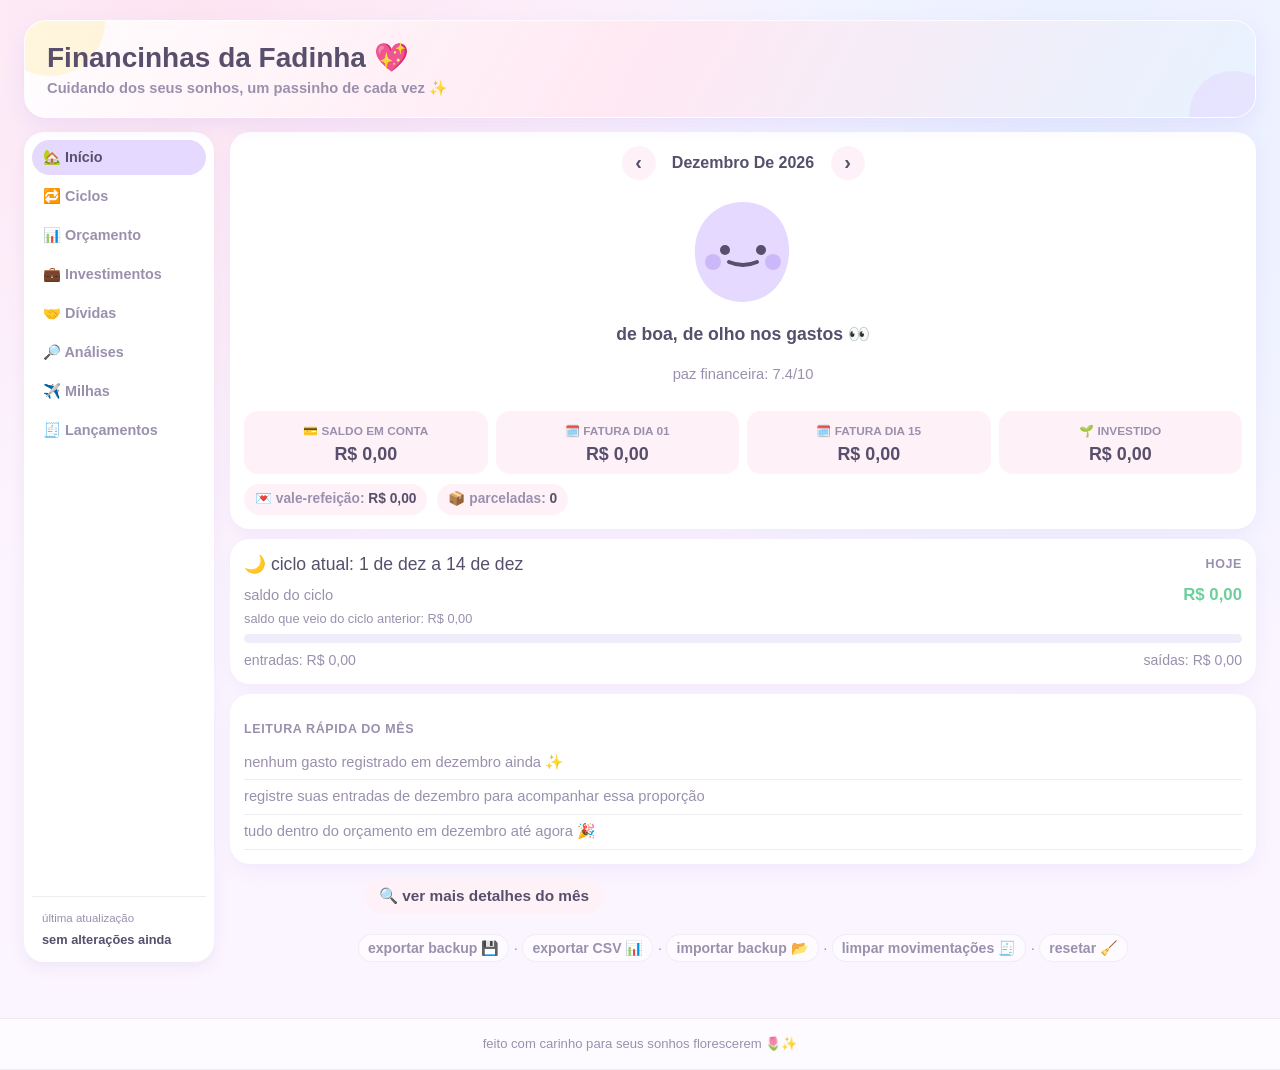
<file: Index.html>
<!DOCTYPE html>
<html lang="pt-BR">
<head>
<meta charset="UTF-8" />
<meta name="viewport" content="width=device-width, initial-scale=1.0" />
<title>Financinhas da Fadinha 💖</title>
<style>
  :root{
    --font-display: "Trebuchet MS", "Segoe UI", Arial, sans-serif;
    --font-body: "Segoe UI", Arial, sans-serif;
    --bg: #fbf5ff;
    --bg2: #fef2f8;
    --card: #ffffff;
    --pink: #ffd7e6;
    --pink-deep: #ff8fb8;
    --lilac: #e6d9ff;
    --lilac-deep: #b79cf2;
    --mint: #d3f5e3;
    --mint-deep: #6fcf9c;
    --butter: #fff0c2;
    --butter-deep: #ecb84a;
    --peach: #ffddc9;
    --peach-deep: #f2985f;
    --sky: #d7ecff;
    --sky-deep: #7fbdf0;
    --ink: #574f6b;
    --ink-soft: #9a90ad;
    --line: rgba(87, 79, 107, .1);
  }
  *{ box-sizing:border-box; }
  body{
    margin:0;
    background:
      radial-gradient(circle at 15% 0%, rgba(255,215,230,.55), transparent 40%),
      radial-gradient(circle at 85% 15%, rgba(215,236,255,.6), transparent 38%),
      var(--bg);
    color:var(--ink);
    font-family:var(--font-body);
    line-height:1.35;
    -webkit-font-smoothing:antialiased;
  }
  h1,h2,h3,.display{ font-family:var(--font-display); }
  .wrap{ max-width:1280px; margin:0 auto; padding:14px 12px 24px; }
  .app-layout{ display:block; }
  .content{ min-width:0; }
  .app-header{ position:relative; overflow:hidden; text-align:center; margin-bottom:12px; padding:16px 18px; border:1px solid rgba(255,255,255,.8); border-radius:22px; background:linear-gradient(120deg, rgba(255,255,255,.92), rgba(255,231,241,.86), rgba(230,243,255,.86)); box-shadow:0 8px 20px rgba(183,156,242,.18); }
  .app-header::before,.app-header::after{ content:''; position:absolute; border-radius:50%; opacity:.55; pointer-events:none; }
  .app-header::before{ width:110px; height:110px; background:var(--butter); top:-55px; left:-30px; }
  .app-header::after{ width:88px; height:88px; background:var(--lilac); right:-22px; bottom:-42px; }
  .app-header h1,.app-header p{ position:relative; z-index:1; }
  .app-header h1{ font-size:1.5rem; margin:0; }
  .app-header p{ margin:2px 0 0; color:var(--ink-soft); font-size:.92rem; font-weight:700; }

  /* nav */
  .nav{
    display:flex; gap:4px; overflow-x:auto; padding:4px;
    background:#fff; border-radius:999px; box-shadow:0 5px 14px rgba(180,150,200,.15);
    -ms-overflow-style:none; scrollbar-width:none; margin-bottom:12px;
  }
  .nav::-webkit-scrollbar{ display:none; }
  .nav button{
    flex:none; border:none; background:transparent; padding:8px 12px; border-radius:999px;
    font-family:var(--font-display); font-weight:700; font-size:.9rem; color:var(--ink-soft);
    cursor:pointer; transition:.18s ease; white-space:nowrap;
  }
  .nav button.active{ background:var(--lilac); color:var(--ink); }
  .nav-updated{ display:none; }

  .card{
    background:var(--card); border-radius:20px; padding:14px;
    box-shadow:0 6px 18px rgba(183,156,242,.12);
    margin-bottom:10px;
  }
  .card.soft{ background:var(--bg2); box-shadow:none; }
  .eyebrow{ font-weight:800; font-size:.78rem; letter-spacing:.05em; text-transform:uppercase; color:var(--ink-soft); }
  .muted{ color:var(--ink-soft); font-size:.92rem; }
  .row{ display:flex; align-items:center; }
  .between{ justify-content:space-between; }
  .gap8{ gap:8px; } .gap12{ gap:12px; } .gap16{ gap:16px; }
  .wfull{ width:100%; }

  /* mood blob */
  .blob-wrap{ display:flex; flex-direction:column; align-items:center; text-align:center; padding:2px 0; }
  .dashboard-month-nav{ display:flex; align-items:center; justify-content:center; gap:10px; margin-bottom:10px; }
  .dashboard-month-nav button{ width:34px; height:34px; border:none; border-radius:50%; background:var(--bg2); color:var(--ink); font-size:1.25rem; font-weight:800; cursor:pointer; }
  .dashboard-month-nav button:hover{ background:var(--lilac); }
  .dashboard-month-label{ min-width:155px; text-align:center; font-family:var(--font-display); font-weight:700; text-transform:capitalize; }
  .blob-label{ margin-top:6px; font-family:'Baloo 2',sans-serif; font-weight:700; font-size:1.1rem; }
  .blob-sub{ font-size:.92rem; color:var(--ink-soft); margin-top:0; }

  .stat-row{ display:grid; grid-template-columns:repeat(3,1fr); gap:8px; margin-top:10px; }
  .dashboard-stats{ grid-template-columns:repeat(2,1fr); }
  .stat-pill{ background:var(--bg2); border-radius:14px; padding:8px 7px; text-align:center; }
  .stat-pill .n{ font-family:'Baloo 2',sans-serif; font-weight:700; font-size:1.12rem; display:block; margin-top:1px; }
  .stat-pill .l{ font-size:.74rem; color:var(--ink-soft); font-weight:700; }

  .chip{
    border:none; border-radius:999px; padding:8px 12px; font-weight:700; font-size:.9rem;
    background:var(--bg2); color:var(--ink); cursor:pointer; transition:.15s;
    box-shadow:0 2px 8px rgba(180,150,200,.08);
  }
  .chip:hover{ background:var(--lilac); }

  .bar-track{ background:#f1ecf9; border-radius:999px; height:9px; overflow:hidden; }
  .bar-fill{ height:100%; border-radius:999px; transition:width .3s ease; }
  .fill-mint{ background:var(--mint-deep); }
  .fill-butter{ background:var(--butter-deep); }
  .fill-peach{ background:var(--peach-deep); }

  input, select{
    border:2px solid var(--line); background:#fff; border-radius:12px; padding:12px 14px;
    font-family:'Nunito',sans-serif; font-weight:700; font-size:1rem; color:var(--ink); outline:none; width:100%;
  }
  input:focus, select:focus{ border-color:var(--lilac-deep); box-shadow:0 0 0 3px rgba(183,156,242,.1); }
  label span.eyebrow{ display:block; margin-bottom:4px; }
  .auto-installment{ display:flex; align-items:center; gap:8px; margin-top:10px; font-size:.82rem; font-weight:700; color:var(--ink-soft); }
  .auto-installment input{ width:auto; }

  .btn{
    border:none; border-radius:999px; padding:9px 15px; font-family:var(--font-display);
    font-weight:700; font-size:.96rem; cursor:pointer; transition:.15s ease;
    box-shadow:0 3px 10px rgba(180,150,200,.10);
  }
  .btn-pink{ background:var(--pink-deep); color:#fff; }
  .btn-pink:hover{ background:#ff77a8; }
  .btn-ghost{ background:var(--bg2); color:var(--ink); box-shadow:none; }
  .btn-ghost:hover{ background:var(--lilac); }
  .btn-text{ background:rgba(255,255,255,.55); color:var(--ink-soft); font-weight:700; font-size:.88rem; padding:5px 9px; border-radius:999px; border:1px solid rgba(87,79,107,.08); }
  .btn-text:hover{ color:var(--pink-deep); background:rgba(255,215,230,.35); }

  .toggle-seg{ display:grid; grid-template-columns:repeat(auto-fit,minmax(140px,1fr)); gap:8px; background:rgba(255,255,255,.92); border:1px solid rgba(255,255,255,.8); border-radius:32px; padding:10px; box-shadow:0 8px 20px rgba(183,156,242,.1); }
  .toggle-seg button{
    border:none; background:rgba(255,255,255,.85); padding:12px 14px; border-radius:999px; font-weight:800; font-size:1rem; color:var(--ink-soft); cursor:pointer; white-space:nowrap; transition:.18s ease, transform .18s ease;
  }
  .toggle-seg button:hover{ transform:translateY(-1px); }
  .toggle-seg button.active{ background:var(--pink-deep); color:#fff; box-shadow:0 10px 22px rgba(255,143,184,.24); }

  .tx-item{ display:flex; align-items:center; justify-content:space-between; padding:7px 2px; border-bottom:1px solid var(--line); }
  .tx-item:last-child{ border-bottom:none; }
  .edit-panel{ margin-top:10px; padding-top:10px; border-top:1px dashed var(--line); }
  .hidden{ display:none !important; }

  .emoji-lg{ font-size:1.4rem; }

  #loading{
    position:fixed; inset:0; background:var(--bg); z-index:50; display:flex; flex-direction:column;
    align-items:center; justify-content:center; gap:10px;
  }
  .spin{ font-size:2rem; animation:sway 1s ease-in-out infinite; }
  @keyframes sway{ 0%,100%{ transform:rotate(-8deg)} 50%{ transform:rotate(8deg)} }

  .fab-row{ display:flex; gap:8px; overflow-x:auto; padding-bottom:2px; }
  .empty{ text-align:center; padding:12px 8px; color:var(--ink-soft); font-size:.92rem; }
  .chart-row{ display:grid; grid-template-columns:minmax(88px,1fr) 2fr auto; align-items:center; gap:8px; margin:7px 0; font-size:.9rem; }
  .chart-row .bar-track{ height:10px; }
  .installment-table{ width:100%; border-collapse:separate; border-spacing:0 8px; }
  .installment-table th, .installment-table td{ padding:10px 12px; text-align:left; }
  .installment-table th{ color:var(--ink-soft); font-size:.72rem; text-transform:uppercase; letter-spacing:.08em; }
  .installment-table tr{ background:var(--bg2); border-radius:16px; }
  .installment-table td{ background:rgba(255,255,255,.92); border:none; }
  .installment-table td strong{ display:block; margin-bottom:4px; }
  .chart-value{ font-weight:700; font-variant-numeric:tabular-nums; white-space:nowrap; }
  .chart-legend{ display:flex; gap:12px; font-size:.82rem; color:var(--ink-soft); margin-bottom:4px; }
  .legend-dot{ display:inline-block; width:9px; height:9px; border-radius:50%; margin-right:4px; }
  .investment-charts{ display:grid; gap:10px; margin-bottom:10px; }
  .market-cards{ display:grid; grid-template-columns:repeat(2,minmax(0,1fr)); gap:10px; margin-bottom:10px; }
  .market-cards .card{ margin:0; }
  .market-value{ margin:5px 0 2px; font-family:var(--font-display); font-size:1.3rem; }
  .market-detail{ margin:0; color:var(--ink-soft); font-size:.82rem; }
  .analysis-summary{ display:grid; grid-template-columns:repeat(2,minmax(0,1fr)); gap:10px; margin-bottom:10px; }
  .analysis-summary .card{ margin:0; }
  .analysis-metric strong{ display:block; margin:4px 0 2px; font-family:var(--font-display); font-size:1.15rem; }
  .analysis-metric small{ color:var(--ink-soft); font-size:.78rem; }
  .analysis-grid{ display:grid; gap:10px; }
  .analysis-list-item{ display:grid; grid-template-columns:minmax(90px,1fr) 1.7fr auto; align-items:center; gap:8px; margin:8px 0; font-size:.88rem; }
  .allocation-bar{ display:flex; height:14px; border-radius:999px; overflow:hidden; background:var(--bg2); margin:10px 0; }
  .allocation-segment{ min-width:2px; transition:width .3s ease; }
  .investment-chart-row{ display:grid; grid-template-columns:minmax(92px,1fr) 2fr; gap:8px; align-items:center; margin:7px 0; font-size:.9rem; }
  .investment-chart-row .bar-track{ height:11px; }
  .investment-chart-row small{ display:block; color:var(--ink-soft); margin-top:2px; }
  .cute-footer{ width:100%; margin-top:14px; padding:16px 16px; text-align:center; color:var(--ink-soft); font-size:.82rem; background:rgba(255,255,255,.6); border-top:1px solid var(--line); border-bottom:1px solid var(--line); }
  .cute-footer span{ display:inline-block; }

  .launch-shell{ display:grid; gap:12px; }
  .launch-grid{ display:grid; grid-template-columns:1fr; gap:12px; }
  .launch-card{ background:linear-gradient(135deg, rgba(255,255,255,.96), rgba(255,245,250,.94)); border:1px solid rgba(183,156,242,.16); box-shadow:0 10px 24px rgba(183,156,242,.12); border-radius:24px; padding:20px; }
  .launch-card .eyebrow{ margin-bottom:10px; }
  .launch-card-header{ display:flex; justify-content:space-between; align-items:center; gap:8px; margin-bottom:10px; }
  .launch-card-header .eyebrow{ margin:0; }
  .launch-stack{ display:flex; flex-direction:column; gap:10px; }
  .launch-surface{ background:rgba(255,255,255,.74); border:1px solid rgba(87,79,107,.08); border-radius:16px; padding:12px; }
  .launch-pill{ display:inline-flex; align-items:center; gap:6px; padding:6px 10px; border-radius:999px; background:var(--bg2); color:var(--ink-soft); font-size:.78rem; font-weight:700; }
  .launch-inline{ display:grid; gap:10px; }
  .launch-inline .row{ align-items:flex-start; }
  .tx-card{ display:flex; justify-content:space-between; align-items:flex-start; gap:12px; padding:12px 0; border-bottom:1px solid var(--line); }
  .tx-card:last-child{ border-bottom:none; padding-bottom:0; }
  .tx-card:first-child{ padding-top:0; }
  .tx-meta{ display:flex; flex-direction:column; gap:4px; min-width:0; }
  .tx-title{ font-weight:800; font-size:.95rem; color:var(--ink); }
  .tx-actions{ text-align:right; display:flex; flex-direction:column; align-items:flex-end; gap:8px; }
  .tx-amount{ font-family:var(--font-display); font-size:1rem; font-weight:800; white-space:nowrap; }
  .tx-chip{ display:inline-flex; align-items:center; gap:6px; width:max-content; padding:5px 9px; border-radius:999px; background:var(--bg2); color:var(--ink-soft); font-size:.74rem; font-weight:800; letter-spacing:.02em; }
  .tx-chip-muted{ background:rgba(255,255,255,.8); border:1px solid rgba(87,79,107,.08); }
  .tx-list{ display:flex; flex-direction:column; gap:0; }
  .launch-filters{ display:grid; gap:10px; margin-bottom:12px; }
  .launch-filters .row{ flex-wrap:wrap; }

  @media (min-width:600px){ .stat-row{ grid-template-columns:repeat(3,1fr); } .dashboard-stats{ grid-template-columns:repeat(4,1fr); } }

  @media (min-width:850px){
    .wrap{ padding:20px 24px 42px; }
    .app-header{ text-align:left; margin-bottom:14px; padding:18px 22px; }
    .app-header h1{ font-size:1.75rem; }
    .app-layout{ display:grid; grid-template-columns:190px minmax(0,1fr); gap:16px; align-items:stretch; }
    .nav{ flex-direction:column; align-items:stretch; padding:8px; border-radius:20px; margin:0; }
    .nav button{ width:100%; text-align:left; padding:9px 11px; }
  .nav-updated{ display:block; margin-top:auto; padding:14px 10px 6px; border-top:1px solid var(--line); color:var(--ink-soft); font-size:.72rem; }
    .nav-updated strong{ display:block; margin-top:4px; color:var(--ink); font-size:.8rem; }
    #dashboard{ display:grid; grid-template-columns:repeat(2,minmax(0,1fr)); gap:10px; }
    #dashboard .card{ margin:0; }
    #dashboard .card:first-child{ grid-column:1/-1; }
    #dashboard #currentCycleCard{ grid-column:1/-1; }
    #dashboard #insightCard{ grid-column:1/-1; }
    #dashboard #dashboardDetails{ grid-column:1/-1; }
    #cycleCards, #budgetCards, #investmentCards{ display:grid; grid-template-columns:repeat(2,minmax(0,1fr)); gap:10px; }
    #cycleCards .card, #budgetCards .card, #investmentCards .card{ margin:0; }
    .investment-charts{ grid-template-columns:repeat(2,minmax(0,1fr)); }
    .investment-charts .card{ margin:0; }
    .analysis-summary{ grid-template-columns:repeat(4,minmax(0,1fr)); }
    .analysis-grid{ grid-template-columns:repeat(2,minmax(0,1fr)); }
    .analysis-grid .card{ margin:0; }
    .launch-grid{ grid-template-columns:1fr; }
  }

  @media (min-width:1120px){
    #investmentCards{ grid-template-columns:repeat(3,minmax(0,1fr)); }
  }

  .quick-glance{ display:flex; flex-wrap:wrap; gap:10px; margin-top:10px; }
  .quick-glance span{ font-size:.86rem; color:var(--ink-soft); background:var(--bg2); padding:6px 11px; border-radius:999px; font-weight:700; }
  .quick-glance strong{ color:var(--ink); }
  .details-toggle{ display:flex; justify-content:center; margin:4px 0 10px; }
</style>
</head>
<body>

<div id="loading"><div class="spin">🌸</div><div class="muted">abrindo suas financinhas…</div></div>

<div class="wrap">
  <header class="app-header">
    <h1 class="display">Financinhas da Fadinha 💖</h1>
    <p>Cuidando dos seus sonhos, um passinho de cada vez ✨</p>
  </header>

  <div class="app-layout">
  <nav class="nav" id="nav">
    <button class="active" data-tab="dashboard">🏡 Início</button>
    <button data-tab="ciclos">🔁 Ciclos</button>
    <button data-tab="orcamento">📊 Orçamento</button>
    <button data-tab="investimentos">💼 Investimentos</button>
    <button data-tab="dividas">🤝 Dívidas</button>
    <button data-tab="analises">🔎 Análises</button>
    <button data-tab="milhas">✈️ Milhas</button>
    <button data-tab="lancamentos">🧾 Lançamentos</button>
    <div class="nav-updated">
      <span>última atualização</span>
      <strong id="lastUpdated">—</strong>
    </div>
  </nav>

  <main class="content">

  <!-- DASHBOARD -->
  <section id="dashboard" class="tab">
    <div class="card">
      <div class="dashboard-month-nav" aria-label="Navegar pelos meses">
        <button type="button" id="dashboardPrevMonth" aria-label="Mês anterior">‹</button>
        <span class="dashboard-month-label" id="dashboardMonthLabel"></span>
        <button type="button" id="dashboardNextMonth" aria-label="Próximo mês">›</button>
      </div>
      <div class="blob-wrap">
        <div id="blobSvg"></div>
        <p id="moodLabel" class="blob-label"></p>
        <p id="moodSub" class="blob-sub"></p>
      </div>
      <div class="stat-row dashboard-stats">
        <div class="stat-pill"><span class="l">💳 SALDO EM CONTA</span><span class="n" id="statPatrimonio">—</span></div>
        <div class="stat-pill"><span class="l">🗓️ FATURA DIA 01</span><span class="n" id="statFatura01">—</span></div>
        <div class="stat-pill"><span class="l">🗓️ FATURA DIA 15</span><span class="n" id="statFatura15">—</span></div>
        <div class="stat-pill"><span class="l">🌱 INVESTIDO</span><span class="n" id="statInvest">—</span></div>
      </div>
      <div class="quick-glance">
        <span>💌 vale-refeição: <strong id="statVr">—</strong></span>
        <span>📦 parceladas: <strong id="statInstallments">—</strong></span>
      </div>
    </div>

    <div class="card" id="currentCycleCard"></div>

    <div class="card" id="insightCard">
      <p class="eyebrow" style="margin-bottom:8px;">leitura rápida do mês</p>
      <div id="dashboardInsights"></div>
    </div>

    <div class="details-toggle">
      <button class="btn btn-ghost" id="toggleDashboardDetails" type="button">🔍 ver mais detalhes do mês</button>
    </div>

    <div id="dashboardDetails" class="hidden analysis-grid">
      <div class="card">
        <p class="eyebrow" id="categoryChartTitle" style="margin-bottom:8px;">gastos por categoria</p>
        <div id="categoryChart"></div>
      </div>

      <div class="card">
        <p class="eyebrow" id="bankChartTitle" style="margin-bottom:8px;">gastos por banco</p>
        <div id="bankChart"></div>
      </div>

      <div class="card">
        <p class="eyebrow" id="creditCardChartTitle" style="margin-bottom:8px;">fatura por cartão</p>
        <div id="creditCardChart"></div>
      </div>

      <div class="card">
        <p class="eyebrow" style="margin-bottom:8px;">parcelas em andamento</p>
        <div id="installmentTable"></div>
      </div>

      <div class="card">
        <p class="eyebrow" style="margin-bottom:8px;">últimos lançamentos</p>
        <div id="recentTx"></div>
      </div>
    </div>
  </section>

  <!-- CICLOS -->
  <section id="ciclos" class="tab hidden">
    <p class="muted" style="margin:0 0 14px;">Seu mês em dois pedacinhos 🔁 — cada ciclo cuida das suas próprias contas.</p>
    <div id="cycleCards"></div>
    <button class="btn btn-ghost wfull" id="addCycle">➕ novo ciclo</button>
  </section>

  <!-- ORÇAMENTO -->
  <section id="orcamento" class="tab hidden">
    <p class="muted" style="margin:0 0 14px;">Poucas categorias, com carinho 📊</p>
    <label style="display:block; margin-bottom:14px;"><span class="eyebrow">mês do orçamento</span><input id="budgetMonth" type="month" /></label>
    <div id="budgetCards"></div>
    <button class="btn btn-ghost wfull" id="addBudget">➕ nova categoria</button>
  </section>

  <!-- INVESTIMENTOS -->
  <section id="investimentos" class="tab hidden">
    <p class="muted" style="margin:0 0 14px;">O que você já colocou para crescer 💼</p>
    <div class="card soft row between" style="margin-bottom:10px;">
      <div><p class="eyebrow" style="margin:0;">total investido</p><strong id="investmentTotal" style="font-family:var(--font-display); font-size:1.45rem;"></strong></div>
      <span class="muted" id="investmentTotalGoal"></span>
    </div>
    <div class="market-cards">
      <div class="card">
        <div class="row between"><span class="eyebrow">💵 dólar comercial</span><button class="btn-text" id="refreshMarketData" type="button">atualizar</button></div>
        <p class="market-value" id="dollarValue">—</p>
        <p class="market-detail" id="dollarDetail">consultando cotação…</p>
      </div>
      <div class="card">
        <div class="row between"><span class="eyebrow">🏦 meta Selic</span><span class="eyebrow">a.a.</span></div>
        <p class="market-value" id="selicValue">—</p>
        <p class="market-detail" id="selicDetail">consultando taxa…</p>
      </div>
    </div>
    <div class="investment-charts">
      <div class="card">
        <p class="eyebrow" style="margin-bottom:8px;">distribuição da carteira</p>
        <div id="investmentAllocationChart"></div>
      </div>
      <div class="card">
        <p class="eyebrow" style="margin-bottom:8px;">distribuição por banco</p>
        <div id="investmentBankChart"></div>
      </div>
    </div>
    <div id="investmentCards"></div>
    <button class="btn btn-ghost wfull" id="addInvestment">➕ novo investimento</button>
  </section>

  <!-- DÍVIDAS -->
  <section id="dividas" class="tab hidden">
    <p class="muted" style="margin:0 0 14px;">Quem pega seu cartão emprestado fica devendo aqui 🤝 — mesma lógica das parcelas, mas por pessoa.</p>
    <div class="card soft row between" style="margin-bottom:10px;">
      <div><p class="eyebrow" style="margin:0;">total a receber</p><strong id="debtTotal" style="font-family:var(--font-display); font-size:1.45rem;"></strong></div>
    </div>
    <div id="debtorCards"></div>
    <button class="btn btn-ghost wfull" id="addDebtor" style="margin-bottom:14px;">➕ nova pessoa</button>

    <div class="card">
      <p class="eyebrow" style="margin-bottom:10px;">registrar pagamento recebido</p>
      <form id="debtPaymentForm" style="display:flex; flex-direction:column; gap:10px;">
        <select id="debtPaymentPerson" aria-label="pessoa que pagou"></select>
        <div class="row gap12">
          <input id="debtPaymentAmount" type="number" step="0.01" placeholder="R$ 0,00" />
          <input id="debtPaymentDate" type="date" />
        </div>
        <button class="btn btn-pink" type="submit">confirmar pagamento</button>
      </form>
    </div>

    <div class="card">
      <p class="eyebrow" style="margin-bottom:8px;">compras usadas por outras pessoas</p>
      <div id="debtTable"></div>
    </div>
  </section>

  <!-- ANÁLISES -->
  <section id="analises" class="tab hidden">
    <p class="muted" style="margin:0 0 14px;">Uma visão detalhada para entender melhor seus hábitos financeiros 🔎</p>
    <label style="display:block; margin-bottom:12px;"><span class="eyebrow">mês da análise</span><input id="analysisMonth" type="month" /></label>
    <div class="analysis-summary">
      <div class="card analysis-metric"><span class="eyebrow">entradas</span><strong id="analysisIncome">—</strong><small id="analysisIncomeDetail"></small></div>
      <div class="card analysis-metric"><span class="eyebrow">gastos</span><strong id="analysisExpense">—</strong><small id="analysisExpenseDetail"></small></div>
      <div class="card analysis-metric"><span class="eyebrow">investido</span><strong id="analysisInvested">—</strong><small>movimentações do mês</small></div>
      <div class="card analysis-metric"><span class="eyebrow">resultado do mês</span><strong id="analysisBalance">—</strong><small id="analysisBalanceDetail"></small></div>
    </div>
    <div class="analysis-grid">
      <div class="card"><p class="eyebrow" style="margin-bottom:8px;">gastos por categoria</p><div id="analysisCategoryChart"></div></div>
      <div class="card"><p class="eyebrow" style="margin-bottom:8px;">gastos por banco ou cartão</p><div id="analysisBankChart"></div></div>
      <div class="card"><p class="eyebrow" style="margin-bottom:8px;">parcelas no mês</p><div id="analysisInstallments"></div></div>
      <div class="card"><p class="eyebrow" style="margin-bottom:8px;">leitura rápida</p><div id="analysisInsights"></div></div>
    </div>
  </section>

  <!-- MILHAS -->
  <section id="milhas" class="tab hidden">
    <p class="muted" style="margin:0 0 14px;">Acompanhe seu próximo destino ✈️</p>
    <div class="card">
      <p class="eyebrow" style="margin-bottom:8px;">progresso da meta</p>
      <div class="row between"><span class="muted" id="milesSummary">0 milhas</span><strong id="milesPercent">0%</strong></div>
      <div class="bar-track" style="margin-top:8px;"><div id="milesProgress" class="bar-fill" style="width:0%; background:var(--sky-deep);"></div></div>
      <div id="milesBreakdown" style="margin-top:12px;"></div>
    </div>
    <div class="card">
      <label><span class="eyebrow">meta de milhas</span><input id="milesGoal" type="number" min="0" step="1" placeholder="ex.: 50.000" /></label>
      <button class="btn btn-ghost wfull" id="saveMilesGoal" type="button" style="margin-top:12px;">salvar meta</button>
    </div>
    <div class="card">
      <p class="eyebrow" style="margin-bottom:10px;">adicionar milhas</p>
      <form id="milesAddForm" style="display:flex; flex-direction:column; gap:10px;">
        <select id="milesOperation" aria-label="Operação de milhas">
          <option value="add">Adicionar milhas</option>
          <option value="remove">Remover milhas</option>
        </select>
        <select id="milesSource" aria-label="Onde as milhas estão acumuladas">
          <option value="XP">XP</option>
          <option value="Livelo">Livelo</option>
          <option value="Smiles">Smiles</option>
        </select>
        <div class="row gap12">
          <input id="milesAdd" type="number" min="1" step="1" placeholder="quantas milhas?" />
          <button class="btn btn-pink" type="submit">confirmar</button>
        </div>
      </form>
    </div>
  </section>

  <!-- LANÇAMENTOS -->
  <section id="lancamentos" class="tab hidden">
    <div class="launch-shell">
      <div class="launch-grid">
        <div class="card launch-card">
          <p class="eyebrow" style="margin-bottom:16px; font-size:.85rem;">novo lançamento</p>
          <form id="txForm" style="display:flex; flex-direction:column; gap:14px;">
            <div class="toggle-seg" style="width:100%; margin-bottom:6px;">
              <button type="button" class="active" data-type="expense">💸 Gasto</button>
              <button type="button" data-type="income">✨ Receita</button>
              <button type="button" data-type="investment">💼 Invest.</button>
              <button type="button" data-type="withdrawal">🏦 Saque</button>
              <button type="button" data-type="offset">✂️ Abater fatura</button>
            </div>
            
            <div style="display:grid; grid-template-columns:2fr 1fr; gap:12px;">
              <input id="txDesc" placeholder="descrição" style="font-size:1.05rem;" />
              <input id="txAmount" type="number" step="0.01" placeholder="R$ 0,00" style="font-size:1.05rem;" />
            </div>
            
            <div id="txInvestmentFields" class="hidden">
              <select id="txInvestment" aria-label="investimento alvo" style="font-size:1rem;"></select>
            </div>
            
            <select id="txCategory" style="font-size:1rem;"></select>
            
            <div style="display:grid; grid-template-columns:1fr 1fr; gap:12px;">
              <input id="txDate" type="date" style="font-size:1rem;" />
              <div class="muted" id="cycleHint" style="display:flex; align-items:center; font-size:.85rem; padding:0 14px; border-radius:12px; background:var(--bg2); font-weight:700;">ciclo: —</div>
            </div>
            
            <div id="txRecurringIncomeFields" class="hidden">
              <label class="auto-installment"><input id="txRecurringIncome" type="checkbox" /> repetir esta receita todos os meses</label>
            </div>
            
            <div id="txOffsetFields" class="hidden">
              <div class="launch-surface">
                <p class="eyebrow" style="margin:0 0 10px; font-size:.78rem;">detalhes do abatimento</p>
                <input id="txOffsetBank" placeholder="banco ou cartão da fatura (opcional)" style="margin-bottom:10px; font-size:1rem;" />
                <span class="eyebrow" style="display:block; margin-bottom:6px; font-size:.72rem;">qual fatura está sendo abatida?</span>
                <div class="toggle-seg" style="padding:6px;">
                  <button type="button" class="offset-fatura-day-btn active" data-fatura-day="01" style="padding:8px 10px; font-size:.88rem;">🗓️ fatura dia 01</button>
                  <button type="button" class="offset-fatura-day-btn" data-fatura-day="15" style="padding:8px 10px; font-size:.88rem;">🗓️ fatura dia 15</button>
                </div>
                <input id="txOffsetFaturaDay" type="hidden" value="01" />
                <div class="muted" style="font-size:.8rem; line-height:1.4; margin-top:8px;">
                  Use quando você já recebeu um valor e adiantou parte da fatura com ele. Esse lançamento aparece como algo positivo no saldo do ciclo (não como gasto), mas não entra no saldo em conta do dashboard, já que o dinheiro nunca passou pela sua conta.
                </div>
              </div>
            </div>

            <div id="txExpenseFields" class="hidden">
              <div class="launch-surface">
                <p class="eyebrow" style="margin:0 0 10px; font-size:.78rem;">detalhes da compra</p>
                <div class="toggle-seg" style="padding:6px; margin-bottom:10px;">
                  <button type="button" class="payment-method-btn active" data-payment="conta" style="padding:8px 10px; font-size:.88rem;">🏦 débito / conta</button>
                  <button type="button" class="payment-method-btn" data-payment="credito" style="padding:8px 10px; font-size:.88rem;">💳 cartão de crédito</button>
                </div>
                <input id="txPaymentMethod" type="hidden" value="conta" />
                <div id="txFaturaDayFields" class="hidden" style="margin-bottom:10px;">
                  <span class="eyebrow" style="display:block; margin-bottom:6px; font-size:.72rem;">qual fatura?</span>
                  <div class="toggle-seg" style="padding:6px;">
                    <button type="button" class="fatura-day-btn active" data-fatura-day="01" style="padding:8px 10px; font-size:.88rem;">🗓️ fatura dia 01</button>
                    <button type="button" class="fatura-day-btn" data-fatura-day="15" style="padding:8px 10px; font-size:.88rem;">🗓️ fatura dia 15</button>
                  </div>
                </div>
                <input id="txFaturaDay" type="hidden" value="01" />
                <input id="txBank" placeholder="banco ou cartão (opcional)" style="margin-bottom:10px; font-size:1rem;" />
                <div style="display:grid; grid-template-columns:1fr 1fr; gap:10px; margin-bottom:10px;">
                  <label style="display:flex; flex-direction:column;">
                    <span class="eyebrow" style="font-size:.75rem;">parcela atual</span>
                    <input id="txInstallmentCurrent" type="number" min="1" step="1" placeholder="1" style="font-size:1rem; margin-top:4px;" />
                  </label>
                  <label style="display:flex; flex-direction:column;">
                    <span class="eyebrow" style="font-size:.75rem;">total parcelas</span>
                    <input id="txInstallmentTotal" type="number" min="2" step="1" placeholder="1" style="font-size:1rem; margin-top:4px;" />
                  </label>
                </div>
                <label class="auto-installment"><input id="txScheduleInstallments" type="checkbox" checked /> lançar próximas parcelas</label>
                <div style="margin-top:10px;">
                  <label style="display:flex; flex-direction:column;">
                    <span class="eyebrow" style="font-size:.75rem;">usado por</span>
                    <select id="txDebtor" style="margin-top:4px;"></select>
                  </label>
                  <input id="txDebtorOther" placeholder="nome da pessoa" class="hidden" style="margin-top:8px;" />
                </div>
              </div>
            </div>
            
            <button class="btn btn-pink wfull" type="submit" style="font-size:1.05rem; padding:12px 16px;">adicionar 🌸</button>
          </form>
        </div>
      </div>
      <div class="card launch-card">
        <div class="launch-card-header">
          <p class="eyebrow" style="margin:0;">histórico</p>
          <span class="launch-pill">🧾 recente</span>
        </div>
        <div class="launch-filters">
          <div class="row gap8">
            <select id="txFilterType" aria-label="Filtrar lançamentos por tipo" style="flex:1;">
              <option value="">Todos os tipos</option>
              <option value="expense">Gastos</option>
              <option value="income">Receitas</option>
              <option value="offset">Abatimentos</option>
            </select>
            <select id="txFilterCategory" aria-label="Filtrar lançamentos por categoria" style="flex:1;"></select>
          </div>
          <select id="txFilterPayment" aria-label="Filtrar lançamentos por forma de pagamento">
            <option value="">💳🏦 fatura e débito</option>
            <option value="credito">💳 só fatura (crédito)</option>
            <option value="conta">🏦 só débito / conta</option>
          </select>
          <input id="txFilterName" type="search" aria-label="Pesquisar lançamentos por nome" placeholder="pesquisar por nome" />
          <input id="txFilterMonth" type="month" aria-label="Filtrar lançamentos por mês" />
        </div>
        <div id="txList" class="tx-list"></div>
      </div>
    </div>
  </section>

  <div style="text-align:center; margin-top:10px;">
    <button class="btn-text" id="btnExport">exportar backup 💾</button>
    <span class="muted">·</span>
    <button class="btn-text" id="btnExportCsv">exportar CSV 📊</button>
    <span class="muted">·</span>
    <button class="btn-text" id="btnImport">importar backup 📂</button>
    <input id="backupFile" type="file" accept="application/json,.json" class="hidden" />
    <span class="muted">·</span>
    <button class="btn-text" id="btnClearTransactions">limpar movimentações 🧾</button>
    <span class="muted">·</span>
    <button class="btn-text" id="btnReset">resetar 🧹</button>
  </div>
</main>
</div>
</div>
<footer class="cute-footer"><span>feito com carinho para seus sonhos florescerem 🌷✨</span></footer>

<script>
const money = new Intl.NumberFormat('pt-BR', { style:'currency', currency:'BRL' });
const KEY = 'finance-state-cute';

const defaults = {
  patrimonio: 0,
  vr: 0,
  updatedAt: null,
  cycles: [
    { name: '01 → 14', emoji:'🌙', income: 0, bills: 0, spend: 0, invest: 0 },
    { name: '15 → 31', emoji:'☀️', income: 0, bills: 0, spend: 0, invest: 0 }
  ],
  budgets: [],
  investments: [],
  debtors: [ { name:'Irmão', emoji:'👦' }, { name:'Mãe', emoji:'👩' } ],
  miles: { goal:0, current:0, balances:{ XP:0, Livelo:0, Smiles:0, Outros:0 } },
  recurringIncomes: [],
  tx: []
};

let state = null;
let dashboardMonth = '';
let saveTimer = null;
let txType = 'expense';

function normalizeCycleName(name){
  return String(name||'')
    .replace(/^31\s*→\s*14/, '01 → 14')
    .replace(/^15\s*→\s*30/, '15 → 31');
}

async function storageGet(key, fallback){
  try{
    if(window.storage && typeof window.storage.get==='function'){
      const res = await window.storage.get(key, fallback);
      if(res && res.value) return res;
    }
  }catch(e){}
  try{
    const raw = localStorage.getItem(key);
    return raw ? { value: raw } : fallback;
  }catch(e){ return fallback; }
}

async function storageSet(key, value, fallback){
  try{
    if(window.storage && typeof window.storage.set==='function'){
      await window.storage.set(key, value, fallback);
      return;
    }
  }catch(e){}
  try{ localStorage.setItem(key, value); }catch(e){}
}

async function loadState(){
  try{
    const res = await storageGet(KEY, false);
    if(res && res.value){
      const p = JSON.parse(res.value);
      return {
        ...structuredClone(defaults), ...p,
        cycles: p.cycles?.length ? p.cycles.map(c => ({
          ...c,
          name: normalizeCycleName(c.name)
        })) : structuredClone(defaults.cycles),
        budgets: p.budgets?.length ? p.budgets : structuredClone(defaults.budgets),
        investments: p.investments?.length ? p.investments : (p.goals?.length ? p.goals : structuredClone(defaults.investments)),
        debtors: p.debtors?.length ? p.debtors : structuredClone(defaults.debtors),
        miles: {
          ...defaults.miles,
          ...(p.miles||{}),
          balances: p.miles?.balances || { XP:0, Livelo:0, Smiles:0, Outros:Number(p.miles?.current||0) }
        },
        recurringIncomes: Array.isArray(p.recurringIncomes) ? p.recurringIncomes : structuredClone(defaults.recurringIncomes),
        tx: p.tx?.length ? p.tx.map(t=>({ ...t, cycle: normalizeCycleName(t.cycle) })) : structuredClone(defaults.tx)
      };
    }
  }catch(e){}
  return structuredClone(defaults);
}
function save(){
  state.updatedAt = new Date().toISOString();
  renderLastUpdated();
  clearTimeout(saveTimer);
  saveTimer = setTimeout(async () => {
    try{ await storageSet(KEY, JSON.stringify(state), false); }catch(e){ console.error(e); }
  }, 250);
}

function renderLastUpdated(){
  const target = document.getElementById('lastUpdated');
  if(!target) return;
  if(!state?.updatedAt){
    target.textContent = 'sem alterações ainda';
    return;
  }
  const date = new Date(state.updatedAt);
  target.textContent = Number.isNaN(date.getTime()) ? 'sem alterações ainda' : date.toLocaleString('pt-BR', { dateStyle:'short', timeStyle:'short' });
}

function pct(a,b){ if(!b) return 0; return Math.max(0, Math.min(100, (a/b)*100)); }
function fillClass(p){ if(p<=70) return 'fill-mint'; if(p<=90) return 'fill-butter'; return 'fill-peach'; }

function showTab(tabId){
  document.querySelectorAll('#nav button').forEach(b=>b.classList.remove('active'));
  const targetBtn = document.querySelector(`#nav button[data-tab="${tabId}"]`);
  if(targetBtn) targetBtn.classList.add('active');
  document.querySelectorAll('.tab').forEach(t=>t.classList.add('hidden'));
  const targetTab = document.getElementById(tabId);
  if(targetTab) targetTab.classList.remove('hidden');
  window.scrollTo({top:0, behavior:'smooth'});
}

function tabs(){
  document.querySelectorAll('#nav button').forEach(btn=>{
    btn.addEventListener('click', ()=>showTab(btn.dataset.tab));
  });
}

function getCycleBounds(cycle){
  const range = getCycleRange(cycle);
  if(!range) return null;
  const now = new Date();
  const [year, month] = cycle?.month ? cycle.month.split('-').map(Number) : [now.getFullYear(), now.getMonth()+1];
  const lastDay = new Date(year, month, 0).getDate();
  const startDay = Math.min(range.start, lastDay);
  const endDay = Math.min(range.end, lastDay);
  const prefix = `${year}-${String(month).padStart(2,'0')}`;
  return { start:`${prefix}-${String(startDay).padStart(2,'0')}`, end:`${prefix}-${String(endDay).padStart(2,'0')}` };
}

function transactionCashImpact(transaction){
  if(transaction.category==='Vale-Refeição') return 0;
  if(transaction.type==='offset') return 0;
  if(transaction.type==='expense' && transaction.paymentMethod==='credito') return 0;
  const amount = Math.abs(Number(transaction.amount||0));
  return ['income','withdrawal'].includes(transaction.type) ? amount : -amount;
}

function getCycleSummary(cycleName){
  const cycle = state.cycles.find(c=>c.name===cycleName);
  const bounds = getCycleBounds(cycle);
  const cycleTx = state.tx.filter(t=>{
    // Match if t.cycle exactly equals cycleName, or if cycleName starts with t.cycle (for month-specific cycles)
    const belongsToCycle = t.cycle===cycleName || cycleName.startsWith(t.cycle + ' · ') || (!t.cycle && !t.date && cycleName===cycle?.name);
    return belongsToCycle && (!bounds || !t.date || (t.date>=bounds.start && t.date<=bounds.end));
  });
  const income = cycleTx.filter(t=>['income','withdrawal'].includes(t.type)).reduce((s,t)=>s+Math.abs(Number(t.amount||0)),0);
  const bills = cycleTx.filter(t=>t.type==='expense' && t.category==='Compromissos').reduce((s,t)=>s+Math.abs(Number(t.amount||0)),0);
  const spend = cycleTx.filter(t=>t.type==='expense' && t.category!=='Compromissos').reduce((s,t)=>s+Math.abs(Number(t.amount||0)),0);
  const invest = cycleTx.filter(t=>t.type==='investment').reduce((s,t)=>s+Math.abs(Number(t.amount||0)),0);
  const offset = cycleTx.filter(t=>t.type==='offset').reduce((s,t)=>s+Math.abs(Number(t.amount||0)),0);
  return { income, bills, spend, invest, offset, tx: cycleTx };
}

function getCycleCarry(cycle){
  const bounds = getCycleBounds(cycle);
  if(!bounds) return Number(state.patrimonio||0);
  return Number(state.patrimonio||0) + state.tx
    .filter(t=>t.date && t.date<bounds.start)
    .reduce((sum,t)=>sum+transactionCashImpact(t),0);
}

function getDashboardSpendTotal(){
  return state.tx.filter(t=>t.type==='expense').reduce((s,t)=>s+Math.abs(Number(t.amount||0)),0);
}

function getDashboardMonth(){
  if(dashboardMonth) return dashboardMonth;
  const now = new Date();
  return `${now.getFullYear()}-${String(now.getMonth()+1).padStart(2,'0')}`;
}

function getDashboardMonthEnd(month){
  const [year, monthNumber] = month.split('-').map(Number);
  return `${month}-${String(new Date(year, monthNumber, 0).getDate()).padStart(2,'0')}`;
}

function shiftDashboardMonth(offset){
  const [year, month] = getDashboardMonth().split('-').map(Number);
  const target = new Date(year, month - 1 + offset, 1);
  dashboardMonth = `${target.getFullYear()}-${String(target.getMonth()+1).padStart(2,'0')}`;
  renderAll();
}

function getValeRefBalance(){
  const net = state.tx.reduce((sum, t)=>{
    if(t.category==='Vale-Refeição'){
      return sum + (t.type==='income' ? Number(t.amount||0) : -Math.abs(Number(t.amount||0)));
    }
    return sum;
  }, 0);
  return Math.max(0, Number(state.vr||0) + net);
}

function getBudgetMonth(){
  const selected = document.getElementById('budgetMonth')?.value;
  if(selected) return selected;
  const now = new Date();
  return `${now.getFullYear()}-${String(now.getMonth()+1).padStart(2,'0')}`;
}

function getBudgetSpent(budget){
  const month = getBudgetMonth();
  return state.tx
    .filter(t=>t.type==='expense' && t.category===budget.name && String(t.date||'').slice(0,7)===month)
    .reduce((sum,t)=>sum+Math.abs(Number(t.amount||0)),0);
}

function calcMood(){
  if(!state.cycles.length) return 7;
  const now = new Date();
  const today = `${now.getFullYear()}-${String(now.getMonth()+1).padStart(2,'0')}-${String(now.getDate()).padStart(2,'0')}`;
  const currentCycleName = getCycleForDate(today);
  const { income, bills, spend, invest, offset } = getCycleSummary(currentCycleName);
  const currentCycle = state.cycles.find(c=>c.name===currentCycleName);
  const available = getCycleCarry(currentCycle)+income+offset-bills-spend-invest;
  const cycleScore = available>=0
    ? 0.6+0.4*Math.min(1, available/Math.max(1,income))
    : Math.max(0, 0.6*(1+available/Math.max(1,income)));
  const overBudget = state.budgets.filter(budget=>getBudgetSpent(budget)>Number(budget.cap||0)).length;
  const budgetScore = state.budgets.length ? 1-overBudget/state.budgets.length : 1;
  return Math.max(0, Math.min(10, (cycleScore*0.65+budgetScore*0.35)*10));
}

function blobSVG(tone){
  const colors = {
    happy:{ body:'var(--mint)', cheeks:'var(--mint-deep)' },
    okay:{ body:'var(--lilac)', cheeks:'var(--lilac-deep)' },
    meh:{ body:'var(--peach)', cheeks:'var(--peach-deep)' }
  }[tone];
  const mouth = tone==='happy' ? 'M46,66 Q60,80 74,66' : tone==='okay' ? 'M46,70 Q60,76 74,70' : 'M46,72 Q60,62 74,72';
  return `
  <svg width="120" height="120" viewBox="0 0 120 120">
    <path d="M60,10 C90,10 108,34 106,62 C104,92 84,110 60,110 C36,110 14,94 12,64 C10,34 30,10 60,10 Z" fill="${colors.body}"/>
    <circle cx="42" cy="58" r="5" fill="var(--ink)"/>
    <circle cx="78" cy="58" r="5" fill="var(--ink)"/>
    <circle cx="30" cy="70" r="8" fill="${colors.cheeks}" opacity=".55"/>
    <circle cx="90" cy="70" r="8" fill="${colors.cheeks}" opacity=".55"/>
    <path d="${mouth}" stroke="var(--ink)" stroke-width="4" fill="none" stroke-linecap="round"/>
  </svg>`;
}

function renderMood(){
  const mood = calcMood();
  const tone = mood>=7.5 ? 'happy' : mood>=5 ? 'okay' : 'meh';
  const label = tone==='happy' ? 'tudo tranquilo por aqui! 🌿' : tone==='okay' ? 'de boa, de olho nos gastos 👀' : 'hora de dar uma espiadinha 🧡';
  document.getElementById('blobSvg').innerHTML = blobSVG(tone);
  document.getElementById('moodLabel').textContent = label;
  document.getElementById('moodSub').textContent = `paz financeira: ${mood.toFixed(1)}/10`;
}

function getFaturaTotal(month, faturaDay){
  const creditSpend = state.tx.filter(t=>t.type==='expense' && t.paymentMethod==='credito' && (t.faturaDay||'01')===faturaDay && String(t.date||'').slice(0,7)===month).reduce((s,t)=>s+Math.abs(Number(t.amount||0)),0);
  const offsetTotal = state.tx.filter(t=>t.type==='offset' && (t.faturaDay||'01')===faturaDay && String(t.date||'').slice(0,7)===month).reduce((s,t)=>s+Math.abs(Number(t.amount||0)),0);
  return Math.max(0, creditSpend - offsetTotal);
}

function renderStats(){
  const investmentsTotal = state.investments.reduce((s,g)=>s+Number(g.current||0),0);
  const now = new Date();
  const today = `${now.getFullYear()}-${String(now.getMonth()+1).padStart(2,'0')}-${String(now.getDate()).padStart(2,'0')}`;
  const accountBalance = Number(state.patrimonio || 0) + state.tx.filter(t=>!t.date || t.date<=today).reduce((sum,t)=>sum+transactionCashImpact(t),0);
  const totalSpent = getDashboardSpendTotal();
  const vrBalance = getValeRefBalance();
  const installmentCount = getInstallmentGroups().length;
  const fatura01 = getFaturaTotal(getDashboardMonth(), '01');
  const fatura15 = getFaturaTotal(getDashboardMonth(), '15');
  document.getElementById('statPatrimonio').textContent = money.format(accountBalance);
  document.getElementById('statFatura01').textContent = money.format(fatura01);
  document.getElementById('statFatura15').textContent = money.format(fatura15);
  document.getElementById('statVr').textContent = money.format(vrBalance);
  document.getElementById('statInvest').textContent = money.format(investmentsTotal);
  document.getElementById('statInstallments').textContent = installmentCount;
  document.getElementById('statPatrimonio').setAttribute('data-spend', totalSpent.toFixed(2));
}

function renderVisuals(){
  const currentMonth = getDashboardMonth();
  const [year, month] = currentMonth.split('-').map(Number);
  const monthLabel = new Date(year, month-1, 1).toLocaleString('pt-BR', { month:'long', year:'numeric' });
  document.getElementById('dashboardMonthLabel').textContent = monthLabel;
  document.getElementById('categoryChartTitle').textContent = `gastos por categoria — ${monthLabel}`;
  document.getElementById('bankChartTitle').textContent = `gastos por banco — ${monthLabel}`;
  const expenses = state.tx.filter(t=>t.type==='expense' && String(t.date||'').slice(0,7)===currentMonth);
  const byCategory = expenses.reduce((acc,t)=>{
    const name = t.category || 'Sem categoria';
    acc[name] = (acc[name]||0) + Math.abs(Number(t.amount||0));
    return acc;
  },{});
  const categories = Object.entries(byCategory).sort((a,b)=>b[1]-a[1]).slice(0,5);
  const categoryChart = document.getElementById('categoryChart');
  if(!categories.length){
    categoryChart.innerHTML = `<div class="empty">nenhum gasto em ${monthLabel} ✨</div>`;
  }else{
    const max = categories[0][1] || 1;
    categoryChart.innerHTML = categories.map(([name,value])=>`
      <div class="chart-row">
        <span>${name}</span>
        <div class="bar-track"><div class="bar-fill fill-peach" style="width:${(value/max)*100}%"></div></div>
        <span class="chart-value">${money.format(value)}</span>
      </div>`).join('');
  }

  const byBank = expenses.reduce((acc,t)=>{
    const bank = t.bank?.trim() || 'Sem banco';
    acc[bank] = (acc[bank]||0) + Math.abs(Number(t.amount||0));
    return acc;
  },{});
  const banks = Object.entries(byBank).sort((a,b)=>b[1]-a[1]).slice(0,5);
  const bankChart = document.getElementById('bankChart');
  if(!banks.length){
    bankChart.innerHTML = `<div class="empty">nenhum gasto por banco em ${monthLabel} ✨</div>`;
  }else{
    const maxBank = banks[0][1] || 1;
    bankChart.innerHTML = banks.map(([bank,value])=>`
      <div class="chart-row">
        <span>${bank}</span>
        <div class="bar-track"><div class="bar-fill fill-peach" style="width:${(value/maxBank)*100}%"></div></div>
        <span class="chart-value">${money.format(value)}</span>
      </div>`).join('');
  }

  document.getElementById('creditCardChartTitle').textContent = `fatura por cartão — ${monthLabel}`;
  const creditExpenses = expenses.filter(t=>t.paymentMethod==='credito');
  const offsetsThisMonth = state.tx.filter(t=>t.type==='offset' && String(t.date||'').slice(0,7)===currentMonth);
  const buildCardBreakdown = faturaDay => {
    const groupExpenses = creditExpenses.filter(t=>(t.faturaDay||'01')===faturaDay);
    const groupOffsets = offsetsThisMonth.filter(t=>(t.faturaDay||'01')===faturaDay);
    const byCard = groupExpenses.reduce((acc,t)=>{
      const bank = t.bank?.trim() || 'Sem cartão';
      acc[bank] = (acc[bank]||0) + Math.abs(Number(t.amount||0));
      return acc;
    },{});
    groupOffsets.forEach(t=>{
      const bank = t.bank?.trim() || 'Sem cartão';
      if(byCard[bank] !== undefined) byCard[bank] = Math.max(0, byCard[bank] - Math.abs(Number(t.amount||0)));
    });
    return Object.entries(byCard).sort((a,b)=>b[1]-a[1]).slice(0,5);
  };
  const renderCardGroup = (label, cards) => {
    if(!cards.length){
      return `<div class="eyebrow" style="margin:10px 0 4px; font-size:.72rem;">${label}</div><div class="empty" style="padding:6px 0;">nenhum gasto nessa fatura ✨</div>`;
    }
    const maxCard = cards[0][1] || 1;
    return `<div class="eyebrow" style="margin:10px 0 4px; font-size:.72rem;">${label}</div>` + cards.map(([card,value])=>`
      <div class="chart-row">
        <span>${card}</span>
        <div class="bar-track"><div class="bar-fill" style="width:${(value/maxCard)*100}%; background:var(--sky-deep);"></div></div>
        <span class="chart-value">${money.format(value)}</span>
      </div>`).join('');
  };
  const creditCardChart = document.getElementById('creditCardChart');
  creditCardChart.innerHTML = renderCardGroup('🗓️ fatura dia 01', buildCardBreakdown('01')) + renderCardGroup('🗓️ fatura dia 15', buildCardBreakdown('15'));
}

function renderDashboardInsights(){
  const currentMonth = getDashboardMonth();
  const [year, month] = currentMonth.split('-').map(Number);
  const monthLabel = new Date(year, month-1, 1).toLocaleString('pt-BR', { month:'long' });
  const monthTx = state.tx.filter(t=>String(t.date||'').slice(0,7)===currentMonth);
  const income = monthTx.filter(t=>t.type==='income').reduce((s,t)=>s+Math.abs(Number(t.amount||0)),0);
  const expenses = monthTx.filter(t=>t.type==='expense').reduce((s,t)=>s+Math.abs(Number(t.amount||0)),0);
  const invested = monthTx.filter(t=>t.type==='investment').reduce((s,t)=>s+Math.abs(Number(t.amount||0)),0);
  const byCategory = monthTx.filter(t=>t.type==='expense').reduce((groups,t)=>{
    const name = t.category || 'Sem categoria';
    groups[name] = (groups[name]||0) + Math.abs(Number(t.amount||0));
    return groups;
  },{});
  const topCategory = Object.entries(byCategory).sort((a,b)=>b[1]-a[1])[0];
  const overBudget = state.budgets.filter(b=>{
    const spent = monthTx.filter(t=>t.type==='expense' && t.category===b.name).reduce((s,t)=>s+Math.abs(Number(t.amount||0)),0);
    return spent > Number(b.cap||0) && Number(b.cap||0)>0;
  });

  const insights = [];
  insights.push(topCategory
    ? `maior gasto de ${monthLabel}: <strong>${topCategory[0]}</strong> · ${money.format(topCategory[1])}`
    : `nenhum gasto registrado em ${monthLabel} ainda ✨`);
  insights.push(income
    ? `você já comprometeu <strong>${((expenses/income)*100).toFixed(0)}%</strong> das entradas do mês com gastos`
    : `registre suas entradas de ${monthLabel} para acompanhar essa proporção`);
  if(overBudget.length){
    insights.push(`⚠️ categoria${overBudget.length>1?'s':''} estourando o orçamento: <strong>${overBudget.map(b=>b.name).join(', ')}</strong>`);
  } else if(invested>0){
    insights.push(`você investiu <strong>${money.format(invested)}</strong> em ${monthLabel} 🌱`);
  } else {
    insights.push(`tudo dentro do orçamento em ${monthLabel} até agora 🎉`);
  }
  document.getElementById('dashboardInsights').innerHTML = insights.map(text=>`<div class="muted" style="padding:7px 0; border-bottom:1px solid var(--line);">${text}</div>`).join('');
}

function getInstallmentGroups(){
  const installments = state.tx.filter(t=>t.type==='expense' && String(t.installment||'').trim());
  const now = new Date();
  const today = `${now.getFullYear()}-${String(now.getMonth()+1).padStart(2,'0')}-${String(now.getDate()).padStart(2,'0')}`;
  const monthsElapsed = dateStr => {
    if(!/^\d{4}-\d{2}-\d{2}$/.test(dateStr||'')) return 0;
    const [year, month, day] = dateStr.split('-').map(Number);
    let elapsed = (now.getFullYear()-year)*12 + (now.getMonth()+1-month);
    if(now.getDate() < day) elapsed--;
    return Math.max(0, elapsed);
  };
  const groups = {};
  installments.forEach((t,index)=>{
    const installmentMatch = String(t.installment||'').match(/^\s*(\d+)\s*(?:de|\/)\s*(\d+)\s*$/i);
    const current = Number(installmentMatch?.[1] || t.installmentCurrent || 0);
    const total = Number(installmentMatch?.[2] || t.installmentTotal || 0);
    const key = t.installmentGroup || `legacy-${String(t.desc||'compra').trim()}-${total}-${String(t.bank||'').trim()}-${index}`;
    if(!groups[key]){
      groups[key] = {
        desc: t.desc || 'Compra parcelada',
        amountPerInstallment: Math.abs(Number(t.amount||0)),
        dueCurrent: 0,
        initialCurrent: current || 1,
        initialDate: t.date || '',
        total,
        firstDate: t.date || '',
      };
    }
    const group = groups[key];
    if(current && (!group.initialCurrent || current < group.initialCurrent || (current===group.initialCurrent && t.date && (!group.initialDate || t.date<group.initialDate)))){
      group.initialCurrent = current;
      group.initialDate = t.date || group.initialDate;
    }
    if(!t.date || t.date<=today) group.dueCurrent = Math.max(group.dueCurrent, current);
    groups[key].total = Math.max(groups[key].total, total);
    if(!groups[key].firstDate && t.date) groups[key].firstDate = t.date;
  });
  return Object.values(groups).map(group=>({
    desc: group.desc,
    amountPerInstallment: group.amountPerInstallment,
    total: group.total,
    current: Math.min(group.total, Math.max(group.dueCurrent, group.initialCurrent + monthsElapsed(group.initialDate))),
    remaining: Math.max(0, group.total - Math.min(group.total, Math.max(group.dueCurrent, group.initialCurrent + monthsElapsed(group.initialDate)))),
    installmentLabel: `${Math.min(group.total, Math.max(group.dueCurrent, group.initialCurrent + monthsElapsed(group.initialDate))) || 1} de ${group.total}`,
    firstDate: group.firstDate,
  })).filter(g=>g.total > 1 && g.current < g.total);
}

function renderInstallmentTable(){
  const rows = getInstallmentGroups().sort((a,b)=>a.firstDate.localeCompare(b.firstDate));
  const container = document.getElementById('installmentTable');
  if(!container) return;
  if(!rows.length){
    container.innerHTML = `<div class="empty">nenhuma compra parcelada ativa ✨</div>`;
    return;
  }
  container.innerHTML = `
    <div style="overflow-x:auto;">
      <table class="installment-table">
        <thead>
          <tr><th>Compra</th><th>valor total</th><th>faltam</th></tr>
        </thead>
        <tbody>
          ${rows.map(row=>{
            const totalValue = row.amountPerInstallment * row.total;
            return `<tr><td><strong>${row.desc}</strong><span class="muted" style="font-size:.82rem;">parcela ${row.installmentLabel}</span></td><td>${money.format(totalValue)}</td><td>${row.remaining} ${row.remaining===1?'parcela':'parcelas'}</td></tr>`;
          }).join('')}
        </tbody>
      </table>
    </div>`;
}

function getCycleLabel(cycle){
  const monthValue = cycle?.month;
  if(monthValue){
    const [year, month] = monthValue.split('-');
    const parsed = new Date(Number(year), Number(month) - 1, 1);
    const monthName = parsed.toLocaleString('pt-BR', { month: 'long' });
    const range = String(cycle.name||'').match(/^(\d+)\s*→\s*(\d+)/);
    if(range){
      const lastDay = new Date(Number(year), Number(month), 0).getDate();
      const end = Number(range[1])===15 ? lastDay : range[2];
      return `${range[1]} - ${end} de ${monthName.charAt(0).toUpperCase()}${monthName.slice(1)}`;
    }
    return `${cycle.name || 'Ciclo'} • ${monthName.charAt(0).toUpperCase()}${monthName.slice(1)}`;
  }

  const trimmed = String(cycle?.name || '').trim();
  if(trimmed.includes('→')){
    const [startPart, endPart] = trimmed.split('→').map(s=>s.trim());
    const startNum = parseInt(startPart, 10);
    const endNum = parseInt(endPart, 10);
    const month = new Date().toLocaleString('pt-BR', { month: 'long' });
    if(startNum===1 && endNum===14){ return `01 - 14 de ${month}`; }
    if(startNum===15 && endNum===31){
      const now = new Date();
      const lastDay = new Date(now.getFullYear(), now.getMonth()+1, 0).getDate();
      return `15 - ${lastDay} de ${month}`;
    }
  }
  return trimmed;
}

function cycleCard(c,i){
  const { income, bills, spend, invest, offset, tx: cycleTx } = getCycleSummary(c.name);
  const carry = getCycleCarry(c);
  const available = carry + income + offset - bills - spend - invest;
  const p = pct(spend, income);
  const txPreview = cycleTx.slice(-3).map(t=>`
    <div class="tx-item" style="padding:8px 0;">
      <div>
        <div style="font-weight:700; font-size:.9rem;">${t.type==='income'?'✨':t.type==='offset'?'✂️':'💸'} ${t.desc}</div>
        <div class="muted" style="font-size:.76rem;">${t.date ? new Date(`${t.date}T12:00:00`).toLocaleDateString('pt-BR') : 'sem data'}</div>
      </div>
      <div style="font-weight:800; color:${t.type==='income'||t.type==='offset'?'var(--mint-deep)':'var(--peach-deep)'}; font-size:.9rem;">${t.type==='income'||t.type==='offset'?'+':'-'}${money.format(Math.abs(t.amount))}</div>
    </div>`).join('');
  return `
  <div class="card">
    <div class="row between">
      <p class="display" style="margin:0; font-size:1.05rem;">${c.emoji||'🔁'} ${getCycleLabel(c)}</p>
      <button class="btn-text" data-edit-cycle="${i}">editar ✏️</button>
    </div>
    <div class="row between" style="margin-top:10px;">
      <span class="muted">saldo do ciclo</span>
      <strong style="color:${available>=0?'var(--mint-deep)':'var(--peach-deep)'}">${money.format(available)}</strong>
    </div>
    <div class="muted" style="margin-top:4px; font-size:.8rem;">saldo que veio do ciclo anterior: ${money.format(carry)}</div>
    <div class="bar-track" style="margin-top:8px;"><div class="bar-fill ${fillClass(p)}" style="width:${p}%"></div></div>
    <div class="row between" style="margin-top:10px; font-size:.8rem; color:var(--ink-soft);">
      <span>entradas: ${money.format(income)}</span>
      <span>saídas: ${money.format(bills+spend)}</span>
    </div>
    ${offset>0 ? `<div class="row between" style="margin-top:4px; font-size:.8rem; color:var(--sky-deep); font-weight:700;"><span>✂️ abatido da fatura</span><span>+${money.format(offset)}</span></div>` : ''}

    <div style="margin-top:12px;">
      <div class="eyebrow" style="margin-bottom:6px;">lançamentos</div>
      ${cycleTx.length ? txPreview : '<div class="empty" style="padding:4px 0;">nenhum lançamento neste ciclo</div>'}
    </div>

    <div class="edit-panel hidden" id="cycleEdit${i}">
      <div class="stat-row" style="grid-template-columns:1fr 1fr;">
        <label><span class="eyebrow">entrada (lançamentos)</span><input type="number" step="0.01" value="${income.toFixed(2)}" readonly/></label>
        <label><span class="eyebrow">contas (lançamentos)</span><input type="number" step="0.01" value="${bills.toFixed(2)}" readonly/></label>
        <label><span class="eyebrow">gastos livres (lançamentos)</span><input type="number" step="0.01" value="${spend.toFixed(2)}" readonly/></label>
      </div>
      <div class="row between" style="margin-top:12px; gap:8px; flex-wrap:wrap;">
        <input data-cycle="${i}" data-field="name" value="${c.name}" placeholder="nome do ciclo" style="max-width:60%;"/>
        <input data-cycle="${i}" data-field="month" type="month" value="${c.month || ''}" style="max-width:38%; min-width:140px;"/>
        <button class="btn-text" style="color:var(--peach-deep)" data-del-cycle="${i}">remover 🗑️</button>
      </div>
    </div>
  </div>`;
}

function renderCycles(){
  const openPanels = Array.from(document.querySelectorAll('#cycleCards .edit-panel:not(.hidden)')).map(panel=>panel.id);
  document.getElementById('cycleCards').innerHTML = state.cycles.map(cycleCard).join('') || `<div class="empty">nenhum ciclo ainda 🌱</div>`;
  openPanels.forEach(id=>document.getElementById(id)?.classList.remove('hidden'));
  document.querySelectorAll('[data-edit-cycle]').forEach(b=>b.addEventListener('click', e=>{
    document.getElementById('cycleEdit'+e.target.dataset.editCycle).classList.toggle('hidden');
  }));
  document.querySelectorAll('[data-cycle]').forEach(inp=>inp.addEventListener('input', e=>{
    const idx=+e.target.dataset.cycle, field=e.target.dataset.field;
    if(field==='month'){
      state.cycles[idx][field] = e.target.value;
    } else {
      state.cycles[idx][field] = field==='name' ? e.target.value : Number(e.target.value||0);
    }
    save();
  }));
  document.querySelectorAll('[data-cycle]').forEach(inp=>inp.addEventListener('change', ()=>{
    renderMood(); renderCycles(); renderCurrentCycle();
  }));
  document.querySelectorAll('[data-cycle]').forEach(inp=>inp.addEventListener('blur', ()=>{
    renderMood(); renderCycles(); renderCurrentCycle();
  }));
  document.querySelectorAll('[data-del-cycle]').forEach(b=>b.addEventListener('click', e=>{
    state.cycles.splice(+e.target.dataset.delCycle,1); save(); renderAll();
  }));
}

function renderCurrentCycle(){
  const now = new Date();
  const today = `${now.getFullYear()}-${String(now.getMonth()+1).padStart(2,'0')}-${String(now.getDate()).padStart(2,'0')}`;
  const cycleName = getCycleForDate(today);
  const cycle = state.cycles.find(c=>c.name===cycleName);
  const target = document.getElementById('currentCycleCard');
  if(!cycle){
    target.innerHTML = '<div class="empty">nenhum ciclo identificado para hoje 🌱</div>';
    return;
  }
  const { income, bills, spend, invest, offset, tx } = getCycleSummary(cycle.name);
  const carry = getCycleCarry(cycle);
  const available = carry+income+offset-bills-spend-invest;
  const progress = pct(spend, income);
  target.innerHTML = `
    <div class="row between"><p class="display" style="margin:0; font-size:1.1rem;">${cycle.emoji||'🔁'} ciclo atual: ${getCyclePeriod(today, cycle)}</p><span class="eyebrow">hoje</span></div>
    <div class="row between" style="margin-top:8px;"><span class="muted">saldo do ciclo</span><strong style="color:${available>=0?'var(--mint-deep)':'var(--peach-deep)'}; font-size:1.05rem;">${money.format(available)}</strong></div>
    <div class="muted" style="margin-top:3px; font-size:.8rem;">saldo que veio do ciclo anterior: ${money.format(carry)}</div>
    <div class="bar-track" style="margin-top:7px;"><div class="bar-fill ${fillClass(progress)}" style="width:${progress}%"></div></div>
    <div class="row between" style="margin-top:8px; font-size:.88rem; color:var(--ink-soft);"><span>entradas: ${money.format(income)}</span><span>saídas: ${money.format(bills+spend)}</span></div>
    ${offset>0 ? `<div class="row between" style="margin-top:4px; font-size:.88rem; color:var(--sky-deep); font-weight:700;"><span>✂️ abatido da fatura</span><span>+${money.format(offset)}</span></div>` : ''}`;
}

function budgetCard(b,i){
  const spent = getBudgetSpent(b);
  const p = pct(spent, b.cap);
  const remaining = b.cap-spent;
  return `
  <div class="card">
    <div class="row between">
      <p class="display" style="margin:0; font-size:1.02rem;">${b.emoji||'📊'} ${b.name}</p>
      <button class="btn-text" data-edit-budget="${i}">editar ✏️</button>
    </div>
    <div class="row between" style="margin-top:10px;">
      <span class="muted">sobra</span>
      <strong style="color:${remaining>=0?'var(--mint-deep)':'var(--peach-deep)'}">${money.format(remaining)}</strong>
    </div>
    <div class="bar-track" style="margin-top:8px;"><div class="bar-fill ${fillClass(p)}" style="width:${Math.min(p,100)}%"></div></div>

    <div class="edit-panel hidden" id="budgetEdit${i}">
      <div class="stat-row" style="grid-template-columns:1fr 1fr;">
        <label><span class="eyebrow">teto</span><input data-budget="${i}" data-field="cap" type="number" step="0.01" value="${b.cap}"/></label>
        <label><span class="eyebrow">gasto (pelos lançamentos)</span><input type="number" step="0.01" value="${spent.toFixed(2)}" readonly/></label>
      </div>
      <div class="row between" style="margin-top:12px; gap:8px; flex-wrap:wrap;">
        <input data-budget="${i}" data-field="emoji" value="${b.emoji||'📊'}" placeholder="emoji" maxlength="2" style="max-width:24%;"/>
        <input data-budget="${i}" data-field="name" value="${b.name}" placeholder="nome" style="max-width:60%;"/>
        <button class="btn-text" style="color:var(--peach-deep)" data-del-budget="${i}">remover 🗑️</button>
      </div>
    </div>
  </div>`;
}

function renderBudgets(){
  const openPanels = Array.from(document.querySelectorAll('#budgetCards .edit-panel:not(.hidden)')).map(panel=>panel.id);
  document.getElementById('budgetCards').innerHTML = state.budgets.map(budgetCard).join('') || `<div class="empty">nenhuma categoria ainda 📊</div>`;
  openPanels.forEach(id=>document.getElementById(id)?.classList.remove('hidden'));
  document.querySelectorAll('[data-edit-budget]').forEach(b=>b.addEventListener('click', e=>{
    document.getElementById('budgetEdit'+e.target.dataset.editBudget).classList.toggle('hidden');
  }));
  document.querySelectorAll('[data-budget]').forEach(inp=>{
    inp.addEventListener('input', e=>{
      const idx=+e.target.dataset.budget, field=e.target.dataset.field;
      if(field==='name' || field==='emoji'){
        const previousValue = state.budgets[idx][field];
        state.budgets[idx][field] = e.target.value;
        if(field==='name'){
          state.tx.forEach(t=>{
            if(t.category===previousValue) t.category=e.target.value;
          });
        }
      } else {
        state.budgets[idx][field] = Number(e.target.value||0);
      }
      save();
    });
    inp.addEventListener('change', ()=>{
      renderMood(); renderBudgets(); txOptions();
    });
    inp.addEventListener('blur', ()=>{
      renderMood(); renderBudgets(); txOptions();
    });
  });
  document.querySelectorAll('[data-del-budget]').forEach(b=>b.addEventListener('click', e=>{
    state.budgets.splice(+e.target.dataset.delBudget,1); save(); renderAll();
  }));
}

async function refreshMarketData(){
  const button = document.getElementById('refreshMarketData');
  const dollarValue = document.getElementById('dollarValue');
  const dollarDetail = document.getElementById('dollarDetail');
  const selicValue = document.getElementById('selicValue');
  const selicDetail = document.getElementById('selicDetail');
  if(!button || !dollarValue || !selicValue) return;
  button.disabled = true;
  button.textContent = 'atualizando…';
  try{
    const [dollarResult, selicResult] = await Promise.allSettled([
      fetch('https://economia.awesomeapi.com.br/json/last/USD-BRL', { cache:'no-store' }).then(response=>{
        if(!response.ok) throw new Error('cotação indisponível');
        return response.json();
      }),
      fetch('https://api.bcb.gov.br/dados/serie/bcdata.sgs.432/dados/ultimos/1?formato=json', { cache:'no-store' }).then(response=>{
        if(!response.ok) throw new Error('Selic indisponível');
        return response.json();
      })
    ]);
    if(dollarResult.status==='fulfilled'){
      const quote = dollarResult.value.USDBRL;
      const updatedAt = quote?.timestamp ? new Date(Number(quote.timestamp)*1000).toLocaleString('pt-BR', { dateStyle:'short', timeStyle:'short' }) : 'agora';
      dollarValue.textContent = money.format(Number(quote?.bid||0));
      dollarDetail.textContent = `${Number(quote?.pctChange||0).toFixed(2)}% • ${updatedAt}`;
    }else{
      dollarValue.textContent = '—';
      dollarDetail.textContent = 'cotação indisponível; tente atualizar';
    }
    if(selicResult.status==='fulfilled' && selicResult.value?.[0]){
      const selic = selicResult.value[0];
      selicValue.textContent = `${Number(String(selic.valor).replace(',','.')).toLocaleString('pt-BR', { minimumFractionDigits:2, maximumFractionDigits:2 })}%`;
      selicDetail.textContent = `divulgada em ${selic.data}`;
    }else{
      selicValue.textContent = '—';
      selicDetail.textContent = 'taxa indisponível; tente atualizar';
    }
  }catch(error){
    dollarDetail.textContent = 'não foi possível consultar os dados';
    selicDetail.textContent = 'não foi possível consultar os dados';
  }finally{
    button.disabled = false;
    button.textContent = 'atualizar';
  }
}

function investmentCard(g,i){
  const p = pct(g.current, g.target);
  return `
  <div class="card">
    <div class="row between">
      <p class="display" style="margin:0; font-size:1.02rem;">${g.emoji||'💼'} ${g.name}</p>
      <button class="btn-text" data-edit-investment="${i}">editar ✏️</button>
    </div>
    <div class="row between" style="margin-top:10px;">
      <span class="muted">${money.format(g.current)} de ${money.format(g.target)}</span>
      <strong>${p.toFixed(0)}%</strong>
    </div>
    ${g.bank ? `<div class="muted" style="margin-top:6px; font-size:.8rem;">🏦 ${g.bank}</div>` : ''}
    <div class="bar-track" style="margin-top:8px;"><div class="bar-fill" style="width:${Math.min(p,100)}%; background:var(--lilac-deep);"></div></div>

    <div class="edit-panel hidden" id="investmentEdit${i}">
      <div class="stat-row" style="grid-template-columns:1fr 1fr;">
        <label><span class="eyebrow">objetivo</span><input data-investment="${i}" data-field="target" type="number" step="0.01" value="${g.target}"/></label>
        <label><span class="eyebrow">investido</span><input data-investment="${i}" data-field="current" type="number" step="0.01" value="${g.current}"/></label>
      </div>
      <label style="display:block; margin-top:12px;"><span class="eyebrow">banco ou corretora</span><input data-investment="${i}" data-field="bank" value="${g.bank||''}" placeholder="ex.: Nubank, Itaú, XP"/></label>
      <div class="row between" style="margin-top:12px;">
        <input data-investment="${i}" data-field="emoji" value="${g.emoji||'💼'}" aria-label="Emoji do investimento" placeholder="emoji" maxlength="2" style="max-width:20%;"/>
        <input data-investment="${i}" data-field="name" value="${g.name}" placeholder="nome" style="max-width:60%;"/>
        <button class="btn-text" style="color:var(--peach-deep)" data-del-investment="${i}">remover 🗑️</button>
      </div>
    </div>
  </div>`;
}

function renderInvestments(){
  const openPanels = Array.from(document.querySelectorAll('#investmentCards .edit-panel:not(.hidden)')).map(panel=>panel.id);
  const total = state.investments.reduce((sum, investment)=>sum+Math.max(0, Number(investment.current||0)),0);
  const goal = state.investments.reduce((sum, investment)=>sum+Math.max(0, Number(investment.target||0)),0);
  document.getElementById('investmentTotal').textContent = money.format(total);
  document.getElementById('investmentTotalGoal').textContent = goal ? `meta: ${money.format(goal)}` : '';
  document.getElementById('investmentCards').innerHTML = state.investments.map(investmentCard).join('') || `<div class="empty">nenhum investimento ainda 💼</div>`;
  openPanels.forEach(id=>document.getElementById(id)?.classList.remove('hidden'));
  document.querySelectorAll('[data-edit-investment]').forEach(b=>b.addEventListener('click', e=>{
    document.getElementById('investmentEdit'+e.target.dataset.editInvestment).classList.toggle('hidden');
  }));
  document.querySelectorAll('[data-investment]').forEach(inp=>{
    inp.addEventListener('input', e=>{
      const idx=+e.target.dataset.investment, field=e.target.dataset.field;
      state.investments[idx][field] = (field==='name' || field==='bank' || field==='emoji') ? e.target.value : Number(e.target.value||0);
      save();
    });
    inp.addEventListener('change', ()=>{
      renderMood(); renderStats(); renderInvestmentVisuals(); renderInvestments();
    });
    inp.addEventListener('blur', ()=>{
      renderMood(); renderStats(); renderInvestmentVisuals(); renderInvestments();
    });
  });
  document.querySelectorAll('[data-del-investment]').forEach(b=>b.addEventListener('click', e=>{
    state.investments.splice(+e.target.dataset.delInvestment,1); save(); renderAll();
  }));
}

function renderInvestmentVisuals(){
  const investments = state.investments.map((g,i)=>({ ...g, current:Math.max(0,Number(g.current||0)), target:Math.max(0,Number(g.target||0)), i }));
  const allocation = document.getElementById('investmentAllocationChart');
  const bankChart = document.getElementById('investmentBankChart');
  const colors = ['var(--lilac-deep)','var(--mint-deep)','var(--sky-deep)','var(--butter-deep)','var(--peach-deep)'];
  const total = investments.reduce((sum,g)=>sum+g.current,0);
  const held = investments.filter(g=>g.current>0);
  if(!held.length){
    allocation.innerHTML = '<div class="empty">adicione seus investimentos para ver a composição da carteira 💼</div>';
  }else{
    allocation.innerHTML = `
      <div class="allocation-bar" role="img" aria-label="Distribuição da carteira por investimento">
        ${held.map((g,index)=>`<span class="allocation-segment" style="width:${(g.current/total)*100}%; background:${colors[index%colors.length]};" aria-label="${g.name}: ${money.format(g.current)}"></span>`).join('')}
      </div>
      ${held.map((g,index)=>`<div class="row between" style="margin:7px 0; font-size:.82rem;"><span><i class="legend-dot" style="background:${colors[index%colors.length]};"></i>${g.name}</span><strong>${((g.current/total)*100).toFixed(1)}%</strong></div>`).join('')}`;
  }
  const banks = Object.values(investments.reduce((groups, investment)=>{
    const bank = investment.bank?.trim() || 'Não informado';
    if(!groups[bank]) groups[bank] = { name:bank, current:0 };
    groups[bank].current += investment.current;
    return groups;
  }, {})).filter(bank=>bank.current>0);
  if(!banks.length){
    bankChart.innerHTML = '<div class="empty">informe o banco e o valor investido para ver a distribuição 🏦</div>';
  }else{
    bankChart.innerHTML = `
      <div class="allocation-bar" role="img" aria-label="Distribuição da carteira por banco">
        ${banks.map((bank,index)=>`<span class="allocation-segment" style="width:${(bank.current/total)*100}%; background:${colors[index%colors.length]};" aria-label="${bank.name}: ${money.format(bank.current)}"></span>`).join('')}
      </div>
      ${banks.map((bank,index)=>`<div class="row between" style="margin:7px 0; font-size:.82rem;"><span><i class="legend-dot" style="background:${colors[index%colors.length]};"></i>${bank.name}</span><strong>${money.format(bank.current)} · ${((bank.current/total)*100).toFixed(1)}%</strong></div>`).join('')}`;
  }
}

function getDebtSummary(name){
  const charged = state.tx.filter(t=>t.type==='expense' && t.debtor===name).reduce((s,t)=>s+Math.abs(Number(t.amount||0)),0);
  const paid = state.tx.filter(t=>t.type==='income' && t.debtor===name && t.category==='Reembolso').reduce((s,t)=>s+Math.abs(Number(t.amount||0)),0);
  return { charged, paid, remaining: Math.max(0, charged-paid) };
}

function debtorCard(d,i){
  const { charged, paid, remaining } = getDebtSummary(d.name);
  const p = pct(paid, charged);
  return `
  <div class="card">
    <div class="row between">
      <p class="display" style="margin:0; font-size:1.02rem;">${d.emoji||'🙋'} ${d.name}</p>
      <button class="btn-text" data-edit-debtor="${i}">editar ✏️</button>
    </div>
    <div class="row between" style="margin-top:10px;">
      <span class="muted">te deve</span>
      <strong style="color:${remaining>0?'var(--peach-deep)':'var(--mint-deep)'}">${money.format(remaining)}</strong>
    </div>
    <div class="muted" style="margin-top:4px; font-size:.8rem;">gastou ${money.format(charged)} · já pagou ${money.format(paid)}</div>
    <div class="bar-track" style="margin-top:8px;"><div class="bar-fill fill-mint" style="width:${Math.min(p,100)}%"></div></div>

    <div class="edit-panel hidden" id="debtorEdit${i}">
      <div class="row between" style="gap:8px; flex-wrap:wrap;">
        <input data-debtor="${i}" data-field="emoji" value="${d.emoji||'🙋'}" placeholder="emoji" maxlength="2" style="max-width:24%;"/>
        <input data-debtor="${i}" data-field="name" value="${d.name}" placeholder="nome" style="max-width:60%;"/>
        <button class="btn-text" style="color:var(--peach-deep)" data-del-debtor="${i}">remover 🗑️</button>
      </div>
    </div>
  </div>`;
}

function renderDebtTable(){
  const rows = state.tx.filter(t=>t.type==='expense' && t.debtor).sort((a,b)=>(b.date||'').localeCompare(a.date||''));
  const container = document.getElementById('debtTable');
  if(!container) return;
  if(!rows.length){
    container.innerHTML = `<div class="empty">nenhuma compra atribuída a alguém ainda ✨</div>`;
    return;
  }
  container.innerHTML = `
    <div style="overflow-x:auto;">
      <table class="installment-table">
        <thead><tr><th>compra</th><th>pessoa</th><th>valor</th><th>data</th></tr></thead>
        <tbody>
          ${rows.map(t=>{
            const debtorInfo = state.debtors.find(d=>d.name===t.debtor);
            const dateLabel = t.date ? new Date(`${t.date}T12:00:00`).toLocaleDateString('pt-BR') : 'sem data';
            return `<tr><td><strong>${t.desc}</strong></td><td>${debtorInfo?.emoji||'🙋'} ${t.debtor}</td><td>${money.format(Math.abs(t.amount))}</td><td>${dateLabel}</td></tr>`;
          }).join('')}
        </tbody>
      </table>
    </div>`;
}

function renderDebtors(){
  const openPanels = Array.from(document.querySelectorAll('#debtorCards .edit-panel:not(.hidden)')).map(panel=>panel.id);
  const total = state.debtors.reduce((sum,d)=>sum+getDebtSummary(d.name).remaining,0);
  document.getElementById('debtTotal').textContent = money.format(total);
  document.getElementById('debtorCards').innerHTML = state.debtors.map(debtorCard).join('') || `<div class="empty">nenhuma pessoa cadastrada ainda 🤝</div>`;
  openPanels.forEach(id=>document.getElementById(id)?.classList.remove('hidden'));
  document.querySelectorAll('[data-edit-debtor]').forEach(b=>b.addEventListener('click', e=>{
    document.getElementById('debtorEdit'+e.target.dataset.editDebtor).classList.toggle('hidden');
  }));
  document.querySelectorAll('[data-debtor]').forEach(inp=>{
    inp.addEventListener('input', e=>{
      const idx=+e.target.dataset.debtor, field=e.target.dataset.field;
      const previousValue = state.debtors[idx][field];
      state.debtors[idx][field] = e.target.value;
      if(field==='name'){
        state.tx.forEach(t=>{ if(t.debtor===previousValue) t.debtor = e.target.value; });
      }
      save();
    });
    inp.addEventListener('change', ()=>{ renderDebtors(); renderDebtorOptions(); renderDebtPaymentOptions(); });
    inp.addEventListener('blur', ()=>{ renderDebtors(); renderDebtorOptions(); renderDebtPaymentOptions(); });
  });
  document.querySelectorAll('[data-del-debtor]').forEach(b=>b.addEventListener('click', e=>{
    state.debtors.splice(+e.target.dataset.delDebtor,1); save(); renderAll();
  }));
  renderDebtTable();
}

function renderDebtorOptions(){
  const select = document.getElementById('txDebtor');
  if(!select) return;
  const currentValue = select.value;
  select.innerHTML = `<option value="">Eu (meu gasto)</option>${state.debtors.map(d=>`<option value="${d.name}">${d.emoji||'🙋'} ${d.name}</option>`).join('')}<option value="__other__">➕ outra pessoa...</option>`;
  if(currentValue && Array.from(select.options).some(o=>o.value===currentValue)) select.value = currentValue;
}

function renderDebtPaymentOptions(){
  const select = document.getElementById('debtPaymentPerson');
  if(!select) return;
  const currentValue = select.value;
  if(!state.debtors.length){
    select.innerHTML = '<option value="">adicione uma pessoa primeiro</option>';
    return;
  }
  select.innerHTML = state.debtors.map(d=>`<option value="${d.name}">${d.emoji||'🙋'} ${d.name}</option>`).join('');
  if(currentValue && Array.from(select.options).some(o=>o.value===currentValue)) select.value = currentValue;
}

function txOptions(){
  const cats = ['Receitas','Compromissos', 'Vale-Refeição', 'Viagens', 'Reembolso', 'Abatimento de fatura', ...state.budgets.map(b=>b.name), 'Outros'];
  document.getElementById('txCategory').innerHTML = cats.map(c=>`<option>${c}</option>`).join('');
  const filter = document.getElementById('txFilterCategory');
  const selected = filter.value;
  filter.innerHTML = `<option value="">Todas as categorias</option>${cats.map(c=>`<option>${c}</option>`).join('')}`;
  filter.value = cats.includes(selected) ? selected : '';
}

function getCycleRange(cycle){
  const parts = String(cycle?.name||'').split('→').map(s=>parseInt(s.trim(),10)).filter(Number.isFinite);
  return parts.length===2 ? { start:parts[0], end:parts[1] } : null;
}

function ensureCyclesForMonth(monthValue){
  const standardCycles = [
    { start:1, end:14, emoji:'🌙' },
    { start:15, end:31, emoji:'☀️' }
  ];
  standardCycles.forEach(definition=>{
    const exists = state.cycles.some(c=>{
      const range = getCycleRange(c);
      return c.month===monthValue && range?.start===definition.start && range?.end===definition.end;
    });
    if(!exists){
      state.cycles.push({
        name: `${definition.start} → ${definition.end} · ${monthValue}`,
        month: monthValue,
        emoji: definition.emoji,
        income:0, bills:0, spend:0, invest:0
      });
    }
  });
}

function getCycleForDate(dateStr, createMissing=false){
  if(!dateStr || !state?.cycles?.length) return null;
  const [year, month, day] = dateStr.split('-').map(Number);
  if(!year || !month || !day) return null;
  const monthValue = `${year}-${String(month).padStart(2,'0')}`;
  const dayOfMonth = day;
  if(createMissing) ensureCyclesForMonth(monthValue);
  const matched = state.cycles.filter(c=>{
    const range = getCycleRange(c);
    if(!range) return false;
    const { start, end } = range;
    if(start> end){ return dayOfMonth >= start || dayOfMonth <= end; }
    return dayOfMonth >= start && dayOfMonth <= end;
  });
  const exactMonth = matched.find(c=>c.month===monthValue);
  return (exactMonth || matched.find(c=>!c.month) || matched[0])?.name || null;
}

function getCyclePeriod(dateStr, cycle){
  const range = getCycleRange(cycle);
  if(!range) return getCycleLabel(cycle);
  const [year, month, day] = dateStr.split('-').map(Number);
  let startDate, endDate;
  if(range.start > range.end){
    if(day <= range.end){
      startDate = new Date(year, month-2, range.start);
      endDate = new Date(year, month-1, range.end);
    }else{
      startDate = new Date(year, month-1, range.start);
      endDate = new Date(year, month, range.end);
    }
  }else{
    const lastDay = new Date(year, month, 0).getDate();
    startDate = new Date(year, month-1, Math.min(range.start, lastDay));
    endDate = new Date(year, month-1, Math.min(range.end, lastDay));
  }
  const formatDate = value => value.toLocaleDateString('pt-BR', { day:'numeric', month:'short' }).replace('.','');
  return `${formatDate(startDate)} a ${formatDate(endDate)}`;
}

function syncScheduledInstallments(){
  let changed = false;
  state.tx.filter(t=>t.scheduled && t.date).forEach(t=>{
    const cycle = getCycleForDate(t.date, true);
    if(t.cycle !== cycle){ t.cycle = cycle; changed = true; }
  });
  return changed;
}

function updateCycleHint(){
  const dateValue = document.getElementById('txDate').value;
  const cycleName = getCycleForDate(dateValue);
  document.getElementById('cycleHint').textContent = cycleName ? `ciclo: ${cycleName}` : 'ciclo: —';
}

function parseInstallment(value){
  const match = String(value||'').match(/^\s*(\d+)\s*(?:de|\/)\s*(\d+)\s*$/i);
  if(!match) return null;
  const current = Number(match[1]);
  const total = Number(match[2]);
  return current >= 1 && total > 1 && current <= total ? { current, total } : null;
}

function dateAfterMonths(dateStr, months){
  const [year, month, day] = dateStr.split('-').map(Number);
  const target = new Date(year, month - 1 + months, 1);
  const lastDay = new Date(target.getFullYear(), target.getMonth() + 1, 0).getDate();
  return `${target.getFullYear()}-${String(target.getMonth()+1).padStart(2,'0')}-${String(Math.min(day,lastDay)).padStart(2,'0')}`;
}

function syncRecurringIncomes(){
  if(!Array.isArray(state.recurringIncomes)) return false;
  const now = new Date();
  const today = `${now.getFullYear()}-${String(now.getMonth()+1).padStart(2,'0')}-${String(now.getDate()).padStart(2,'0')}`;
  let changed = false;
  state.recurringIncomes.filter(income=>income.active!==false && income.startDate).forEach(income=>{
    const [year, month] = income.startDate.split('-').map(Number);
    const monthsFromStart = Math.max(0, (now.getFullYear()-year)*12 + (now.getMonth()+1-month));
    for(let offset=Math.max(0, monthsFromStart-1); offset<=monthsFromStart+12; offset++){
      const date = dateAfterMonths(income.startDate, offset);
      if(date < income.startDate) continue;
      const exists = state.tx.some(t=>t.recurringIncomeId===income.id && t.date===date);
      if(!exists){
        state.tx.push({
          desc: income.desc,
          amount: Math.abs(Number(income.amount||0)),
          type:'income',
          category: income.category || 'Receitas',
          bank:'', installment:'', installmentCurrent:0, installmentTotal:0,
          date,
          cycle: getCycleForDate(date, true),
          recurringIncomeId: income.id,
          scheduled: date>today
        });
        changed = true;
      }
    }
  });
  return changed;
}

function getTransactionNetAmount(t){
  const amount = Number(t.amount || 0);
  if(t.type==='income') return amount;
  if(t.type==='expense') return -Math.abs(amount);
  if(t.type==='investment') return -Math.abs(amount);
  if(t.type==='withdrawal') return Math.abs(amount);
  return 0;
}

function applyTransactionToInvestment(tx, delta){
  if(!tx || !['investment','withdrawal'].includes(tx.type)) return;
  const investmentName = String(tx.investmentName || '').trim();
  const amount = Math.abs(Number(tx.amount || 0));
  if(!investmentName || !amount) return;
  const index = state.investments.findIndex(inv=>String(inv.name||'').trim()===investmentName);
  if(index<0) return;
  const movement = tx.type==='investment' ? amount : -amount;
  state.investments[index].current = Math.max(0, Number(state.investments[index].current || 0) + movement * delta);
}

function renderInvestmentOptions(){
  const select = document.getElementById('txInvestment');
  if(!select) return;
  const currentValue = select.value;
  if(!state.investments.length){
    select.innerHTML = '<option value="">adicione um investimento na aba Investimentos</option>';
    return;
  }
  select.innerHTML = state.investments.map(inv=>`<option value="${inv.name}">${inv.emoji||'💼'} ${inv.name}</option>`).join('');
  if(currentValue && Array.from(select.options).some(option=>option.value===currentValue)){
    select.value = currentValue;
  } else {
    select.value = select.options[0]?.value || '';
  }
}

function txRow(t, idx, removable){
  const sign = t.type==='income' || t.type==='withdrawal' || t.type==='offset' ? '+' : '-';
  const color = t.type==='income' || t.type==='withdrawal' || t.type==='offset' ? 'var(--mint-deep)' : 'var(--peach-deep)';
  const dateLabel = t.date ? new Date(`${t.date}T12:00:00`).toLocaleDateString('pt-BR') : 'sem data';
  const cycleLabel = t.cycle ? ` • ${t.cycle}` : '';
  const categories = ['Receitas','Compromissos', 'Vale-Refeição', 'Viagens', 'Reembolso', 'Abatimento de fatura', ...state.budgets.map(b=>b.name), 'Outros'];
  const categoryOptions = categories.map(category=>`<option value="${category}" ${t.category===category?'selected':''}>${category}</option>`).join('');
  const label = t.type==='income' ? '✨ Receita' : t.type==='investment' ? '💼 Investimento' : t.type==='withdrawal' ? '🏦 Saque' : t.type==='offset' ? '✂️ Abatimento' : '💸 Gasto';
  const investmentHint = ['investment','withdrawal'].includes(t.type) && t.investmentName ? `<div class="muted">🎯 ${t.investmentName}</div>` : '';
  const offsetHint = t.type==='offset' ? `<div class="muted">não conta como movimentação em dinheiro</div>` : '';
  return `
  <div class="tx-card">
    <div class="tx-meta">
      <div class="row gap8" style="flex-wrap:wrap;">
        <span class="tx-chip">${label}</span>
        <span class="tx-chip tx-chip-muted">${t.type==='income'||t.type==='expense'||t.type==='investment'||t.type==='withdrawal'||t.type==='offset' ? (t.category||'sem categoria') : 'sem categoria'}</span>
      </div>
      <div class="tx-title">${t.desc}</div>
      <div class="muted">${dateLabel}${cycleLabel}</div>
      ${investmentHint}
      ${offsetHint}
      ${(t.type==='expense'||t.type==='offset') && t.bank ? `<div class="muted">🏦 ${t.bank}</div>` : ''}
      ${t.type==='expense' ? `<div class="muted">${t.paymentMethod==='credito' ? `💳 cartão de crédito · fatura dia ${t.faturaDay||'01'}` : '🏦 débito / conta'}</div>` : ''}
      ${t.type==='expense' && t.installment ? `<div class="muted">🧾 ${t.installment}</div>` : ''}
    </div>
    <div class="tx-actions">
      <div class="tx-amount" style="color:${color};">${sign}${money.format(Math.abs(t.amount))}</div>
      ${removable ? `<div class="row gap8" style="justify-content:flex-end;">
        <button class="btn-text" data-edit-tx="${idx}">editar</button>
        <button class="btn-text" data-del="${idx}">remover</button>
      </div>` : ''}
    </div>
  </div>
  ${removable ? `<div class="edit-panel hidden" id="txEdit${idx}">
    <div class="stat-row" style="grid-template-columns:1fr 1fr;">
      <label><span class="eyebrow">descrição</span><input data-edit-field="desc" value="${t.desc||''}" /></label>
      <label><span class="eyebrow">valor</span><input data-edit-field="amount" type="number" step="0.01" value="${Math.abs(Number(t.amount||0))}" /></label>
      <label><span class="eyebrow">tipo</span><select data-edit-field="type"><option value="expense" ${t.type==='expense'?'selected':''}>Gasto</option><option value="income" ${t.type==='income'?'selected':''}>Receita</option><option value="investment" ${t.type==='investment'?'selected':''}>Investimento</option><option value="withdrawal" ${t.type==='withdrawal'?'selected':''}>Saque</option><option value="offset" ${t.type==='offset'?'selected':''}>Abatimento (não conta em dinheiro)</option></select></label>
      <label><span class="eyebrow">data</span><input data-edit-field="date" type="date" value="${t.date||''}" /></label>
    </div>
    <label style="display:block; margin-top:12px;"><span class="eyebrow">categoria</span><select data-edit-field="category">${categoryOptions}</select></label>
    ${['investment','withdrawal'].includes(t.type) ? `<label style="display:block; margin-top:12px;"><span class="eyebrow">investimento</span><input data-edit-field="investmentName" value="${t.investmentName||''}" placeholder="nome do investimento" /></label>` : ''}
    <div class="stat-row" style="grid-template-columns:1fr 1fr; margin-top:12px;">
      <label><span class="eyebrow">banco ou cartão</span><input data-edit-field="bank" value="${t.bank||''}" /></label>
      <label><span class="eyebrow">parcelamento</span><input data-edit-field="installment" value="${t.installment||''}" placeholder="ex.: 1 de 12" /></label>
    </div>
    ${t.type==='expense' ? `<label style="display:block; margin-top:12px;"><span class="eyebrow">forma de pagamento</span><select data-edit-field="paymentMethod"><option value="conta" ${t.paymentMethod!=='credito'?'selected':''}>🏦 débito / conta</option><option value="credito" ${t.paymentMethod==='credito'?'selected':''}>💳 cartão de crédito</option></select></label>` : ''}
    ${t.type==='expense' ? `<label style="display:block; margin-top:12px;"><span class="eyebrow">qual fatura (se for crédito)</span><select data-edit-field="faturaDay"><option value="01" ${t.faturaDay!=='15'?'selected':''}>🗓️ fatura dia 01</option><option value="15" ${t.faturaDay==='15'?'selected':''}>🗓️ fatura dia 15</option></select></label>` : ''}
    ${t.type==='expense' ? `<label style="display:block; margin-top:12px;"><span class="eyebrow">usado por</span><select data-edit-field="debtor"><option value="" ${!t.debtor?'selected':''}>Eu (meu gasto)</option>${state.debtors.map(d=>`<option value="${d.name}" ${t.debtor===d.name?'selected':''}>${d.emoji||'🙋'} ${d.name}</option>`).join('')}</select></label>` : ''}
    <div class="row" style="justify-content:flex-end; gap:10px; margin-top:12px;"><button class="btn-text" data-cancel-edit-tx="${idx}">cancelar</button><button class="btn btn-pink" data-save-tx="${idx}">salvar</button></div>
  </div>` : ''}`;
}

function renderTx(){
  const recent = [...state.tx].map((t,idx)=>({t,idx})).reverse();
  const type = document.getElementById('txFilterType').value;
  const category = document.getElementById('txFilterCategory').value;
  const payment = document.getElementById('txFilterPayment').value;
  const month = document.getElementById('txFilterMonth').value;
  const nameQuery = document.getElementById('txFilterName').value.normalize('NFD').replace(/[\u0300-\u036f]/g,'').toLowerCase().trim();
  const filtered = recent.filter(({t})=>{
    const normalizedName = String(t.desc||'').normalize('NFD').replace(/[\u0300-\u036f]/g,'').toLowerCase();
    const matchesPayment = !payment || (t.type==='expense' && (t.paymentMethod||'conta')===payment);
    return (!type || t.type===type) && (!category || t.category===category) && matchesPayment && (!month || t.date?.startsWith(month)) && (!nameQuery || normalizedName.includes(nameQuery));
  });
  document.getElementById('txList').innerHTML = filtered.map(({t,idx})=>txRow(t, idx, true)).join('') || `<div class="empty">nenhum lançamento com esses filtros ✨</div>`;
  document.querySelectorAll('#txList [data-del]').forEach(b=>b.addEventListener('click', e=>{
    const removedTx = state.tx.splice(+e.target.dataset.del,1)[0];
    applyTransactionToInvestment(removedTx, -1);
    save(); renderAll();
  }));
  document.querySelectorAll('#txList [data-edit-tx]').forEach(b=>b.addEventListener('click', e=>{
    document.getElementById(`txEdit${e.target.dataset.editTx}`).classList.toggle('hidden');
  }));
  document.querySelectorAll('#txList [data-cancel-edit-tx]').forEach(b=>b.addEventListener('click', e=>{
    document.getElementById(`txEdit${e.target.dataset.cancelEditTx}`).classList.add('hidden');
  }));
  document.querySelectorAll('#txList [data-save-tx]').forEach(b=>b.addEventListener('click', e=>{
    const idx = +e.target.dataset.saveTx;
    const panel = document.getElementById(`txEdit${idx}`);
    const value = field => {
      const fieldEl = panel.querySelector(`[data-edit-field="${field}"]`);
      return fieldEl ? fieldEl.value.trim() : '';
    };
    const desc = value('desc');
    const amount = Number(value('amount'));
    const type = value('type');
    const date = value('date');
    const installment = type==='expense' ? value('installment') : '';
    const installmentMatch = installment.match(/^\s*(\d+)\s*(?:de|\/)\s*(\d+)\s*$/i);
    if(!desc || !amount) return;
    const previous = state.tx[idx];
    if(previous && ['investment','withdrawal'].includes(previous.type)) applyTransactionToInvestment(previous, -1);
    state.tx[idx] = {
      ...previous, desc, type, date, category:value('category'),
      amount: Math.abs(amount),
      bank: (type==='expense' || type==='offset') ? value('bank') : '',
      installment,
      installmentCurrent: installmentMatch ? Number(installmentMatch[1]) : 0,
      installmentTotal: installmentMatch ? Number(installmentMatch[2]) : 0,
      investmentName: ['investment','withdrawal'].includes(type) ? value('investmentName') : '',
      debtor: type==='expense' ? value('debtor') : '',
      paymentMethod: type==='expense' ? (value('paymentMethod') || 'conta') : '',
      faturaDay: type==='expense' && value('paymentMethod')==='credito' ? (value('faturaDay') || '01') : '',
      cycle: getCycleForDate(date, true)
    };
    if(['investment','withdrawal'].includes(state.tx[idx].type)) applyTransactionToInvestment(state.tx[idx], 1);
    save(); renderAll();
  }));
  document.getElementById('recentTx').innerHTML = recent.slice(0,3).map(({t})=>txRow(t, 0, false)).join('') || `<div class="empty">nada por aqui ainda ✨</div>`;
}

function renderAnalysis(){
  const input = document.getElementById('analysisMonth');
  const now = new Date();
  const selectedMonth = input.value || `${now.getFullYear()}-${String(now.getMonth()+1).padStart(2,'0')}`;
  const [year, month] = selectedMonth.split('-').map(Number);
  const previousDate = new Date(year, month-2, 1);
  const previousMonth = `${previousDate.getFullYear()}-${String(previousDate.getMonth()+1).padStart(2,'0')}`;
  const monthLabel = new Date(year, month-1, 1).toLocaleString('pt-BR', { month:'long', year:'numeric' });
  const previousLabel = previousDate.toLocaleString('pt-BR', { month:'long' });
  const tx = state.tx.filter(item=>String(item.date||'').slice(0,7)===selectedMonth);
  const previousTx = state.tx.filter(item=>String(item.date||'').slice(0,7)===previousMonth);
  const sum = (items, type) => items.filter(item=>item.type===type).reduce((total,item)=>total+Math.abs(Number(item.amount||0)),0);
  const income = sum(tx, 'income');
  const expenses = sum(tx, 'expense');
  const invested = sum(tx, 'investment');
  const withdrawals = sum(tx, 'withdrawal');
  const balance = income-expenses-invested+withdrawals;
  const previousIncome = sum(previousTx, 'income');
  const previousExpenses = sum(previousTx, 'expense');
  const compare = (value, previous) => previous ? `${value>=previous?'+':''}${(((value-previous)/previous)*100).toFixed(1)}% vs ${previousLabel}` : `sem comparação com ${previousLabel}`;
  document.getElementById('analysisIncome').textContent = money.format(income);
  document.getElementById('analysisIncomeDetail').textContent = compare(income, previousIncome);
  document.getElementById('analysisExpense').textContent = money.format(expenses);
  document.getElementById('analysisExpenseDetail').textContent = compare(expenses, previousExpenses);
  document.getElementById('analysisInvested').textContent = money.format(invested);
  const balanceElement = document.getElementById('analysisBalance');
  balanceElement.textContent = money.format(balance);
  balanceElement.style.color = balance>=0 ? 'var(--mint-deep)' : 'var(--peach-deep)';
  document.getElementById('analysisBalanceDetail').textContent = `resultado de ${monthLabel}`;

  const drawBreakdown = (targetId, entries, color, emptyMessage) => {
    const target = document.getElementById(targetId);
    if(!entries.length){ target.innerHTML = `<div class="empty">${emptyMessage}</div>`; return; }
    const max = entries[0][1] || 1;
    target.innerHTML = entries.map(([name,value])=>`<div class="analysis-list-item"><span>${name}</span><div class="bar-track"><div class="bar-fill" style="width:${(value/max)*100}%; background:${color};"></div></div><strong>${money.format(value)}</strong></div>`).join('');
  };
  const byCategory = expenses ? Object.entries(tx.filter(item=>item.type==='expense').reduce((groups,item)=>{
    const name = item.category || 'Sem categoria'; groups[name] = (groups[name]||0)+Math.abs(Number(item.amount||0)); return groups;
  },{})).sort((a,b)=>b[1]-a[1]) : [];
  const byBank = expenses ? Object.entries(tx.filter(item=>item.type==='expense').reduce((groups,item)=>{
    const name = item.bank || 'Não informado'; groups[name] = (groups[name]||0)+Math.abs(Number(item.amount||0)); return groups;
  },{})).sort((a,b)=>b[1]-a[1]) : [];
  drawBreakdown('analysisCategoryChart', byCategory, 'var(--peach-deep)', `nenhum gasto em ${monthLabel}`);
  drawBreakdown('analysisBankChart', byBank, 'var(--sky-deep)', `nenhum gasto em ${monthLabel}`);

  const installmentTx = tx.filter(item=>item.type==='expense' && String(item.installment||'').trim());
  const installmentValue = installmentTx.reduce((total,item)=>total+Math.abs(Number(item.amount||0)),0);
  const activeInstallments = getInstallmentGroups().length;
  document.getElementById('analysisInstallments').innerHTML = installmentTx.length
    ? `<div class="row between"><span class="muted">cobranças parceladas em ${monthLabel}</span><strong>${money.format(installmentValue)}</strong></div><div class="row between" style="margin-top:8px;"><span class="muted">compras ainda ativas</span><strong>${activeInstallments}</strong></div>`
    : `<div class="empty">nenhuma parcela prevista para ${monthLabel}</div>`;
  const biggestCategory = byCategory[0];
  const insights = [
    biggestCategory ? `maior gasto: <strong>${biggestCategory[0]}</strong> (${money.format(biggestCategory[1])})` : 'ainda não há gastos no mês selecionado',
    income ? `você comprometeu <strong>${((expenses/income)*100).toFixed(0)}%</strong> das entradas com gastos` : 'registre entradas para acompanhar a proporção de gastos',
    invested ? `você investiu <strong>${money.format(invested)}</strong> neste mês` : 'nenhum investimento lançado neste mês'
  ];
  document.getElementById('analysisInsights').innerHTML = insights.map(text=>`<div class="muted" style="padding:7px 0; border-bottom:1px solid var(--line);">${text}</div>`).join('');
}

function renderMiles(){
  const goal = Math.max(0, Number(state.miles?.goal||0));
  const balances = { XP:0, Livelo:0, Smiles:0, Outros:0, ...(state.miles?.balances||{}) };
  const current = Object.values(balances).reduce((total,value)=>total+Math.max(0,Number(value||0)),0);
  state.miles.current = current;
  const progress = pct(current, goal);
  const formatMiles = value => Math.round(value).toLocaleString('pt-BR');
  document.getElementById('milesSummary').textContent = goal ? `${formatMiles(current)} de ${formatMiles(goal)} milhas` : `${formatMiles(current)} milhas acumuladas`;
  document.getElementById('milesPercent').textContent = `${progress.toFixed(0)}%`;
  document.getElementById('milesProgress').style.width = `${progress}%`;
  document.getElementById('milesGoal').value = goal || '';
  document.getElementById('milesBreakdown').innerHTML = Object.entries(balances)
    .filter(([source,value])=>source!=='Outros' || Number(value)>0)
    .map(([source,value])=>`<div class="row between" style="margin:6px 0; font-size:.84rem;"><span class="muted">${source}</span><strong>${formatMiles(value)} milhas</strong></div>`).join('');
}

function renderAll(){
  renderLastUpdated(); renderMood(); renderStats(); renderVisuals(); renderDashboardInsights(); renderCycles(); renderCurrentCycle(); renderBudgets(); renderInvestmentVisuals(); renderInvestments(); renderDebtors(); renderDebtorOptions(); renderDebtPaymentOptions(); renderAnalysis(); renderMiles(); txOptions(); renderInvestmentOptions(); renderTx(); renderInstallmentTable();
}

function wire(){
  const txDateInput = document.getElementById('txDate');
  const today = new Date().toISOString().slice(0,10);
  txDateInput.value = today;
  document.getElementById('budgetMonth').value = today.slice(0,7);
  document.getElementById('analysisMonth').value = today.slice(0,7);
  document.getElementById('debtPaymentDate').value = today;
  document.getElementById('txDebtor').addEventListener('change', e=>{
    document.getElementById('txDebtorOther').classList.toggle('hidden', e.target.value !== '__other__');
    if(e.target.value !== '__other__') document.getElementById('txDebtorOther').value = '';
  });
  txDateInput.addEventListener('input', updateCycleHint);
  const refreshBudgetForMonth = ()=>{
    renderBudgets(); renderMood();
  };
  document.getElementById('budgetMonth').addEventListener('input', refreshBudgetForMonth);
  document.getElementById('budgetMonth').addEventListener('change', refreshBudgetForMonth);
  document.getElementById('analysisMonth').addEventListener('input', renderAnalysis);
  document.getElementById('analysisMonth').addEventListener('change', renderAnalysis);
  document.getElementById('dashboardPrevMonth').addEventListener('click', ()=>shiftDashboardMonth(-1));
  document.getElementById('dashboardNextMonth').addEventListener('click', ()=>shiftDashboardMonth(1));
  document.getElementById('toggleDashboardDetails').addEventListener('click', ()=>{
    const details = document.getElementById('dashboardDetails');
    const isHidden = details.classList.toggle('hidden');
    document.getElementById('toggleDashboardDetails').textContent = isHidden ? '🔍 ver mais detalhes do mês' : '🙈 esconder detalhes';
  });
  updateCycleHint();

  document.getElementById('txForm').addEventListener('submit', e=>{
    e.preventDefault();
    const desc = document.getElementById('txDesc').value.trim();
    const amount = Number(document.getElementById('txAmount').value);
    const category = document.getElementById('txCategory').value;
    const bank = document.getElementById('txBank').value.trim();
    const paymentMethod = document.getElementById('txPaymentMethod').value || 'conta';
    const faturaDay = document.getElementById('txFaturaDay').value || '01';
    const offsetBank = document.getElementById('txOffsetBank').value.trim();
    const offsetFaturaDay = document.getElementById('txOffsetFaturaDay').value || '01';
    const installmentCurrent = Number(document.getElementById('txInstallmentCurrent').value);
    const installmentTotal = Number(document.getElementById('txInstallmentTotal').value);
    const scheduleInstallments = document.getElementById('txScheduleInstallments').checked;
    const recurringIncome = txType==='income' && document.getElementById('txRecurringIncome').checked;
    const investmentName = document.getElementById('txInvestment').value.trim();
    const date = txDateInput.value || today;
    if(!desc || !amount) return;
    let debtor = '';
    if(txType==='expense'){
      const debtorSelectValue = document.getElementById('txDebtor').value;
      if(debtorSelectValue === '__other__'){
        const otherName = document.getElementById('txDebtorOther').value.trim();
        if(otherName){
          debtor = otherName;
          if(!state.debtors.some(d=>d.name===otherName)) state.debtors.push({ name: otherName, emoji:'🙋' });
        }
      } else if(debtorSelectValue){
        debtor = debtorSelectValue;
      }
    }
    const cycle = getCycleForDate(date, true);
    const installmentInfo = txType==='expense' && installmentCurrent >= 1 && installmentTotal > 1 && installmentCurrent <= installmentTotal ? { current: installmentCurrent, total: installmentTotal } : null;
    const installmentGroup = installmentInfo ? `installment-${Date.now()}-${Math.random().toString(36).slice(2,8)}` : '';
    const recurringIncomeId = recurringIncome ? `income-${Date.now()}-${Math.random().toString(36).slice(2,8)}` : '';
    if(recurringIncome){
      state.recurringIncomes.push({ id:recurringIncomeId, desc, amount:Math.abs(amount), category, startDate:date, active:true });
    }
    const txEntry = {
      desc,
      amount: Math.abs(amount),
      type:txType,
      category,
      bank: txType==='expense' ? bank : txType==='offset' ? offsetBank : '',
      paymentMethod: txType==='expense' ? paymentMethod : '',
      faturaDay: txType==='expense' && paymentMethod==='credito' ? faturaDay : txType==='offset' ? offsetFaturaDay : '',
      installment: txType==='expense' && installmentInfo ? `${installmentInfo.current} de ${installmentInfo.total}` : '',
      installmentCurrent: installmentInfo?.current || 0,
      installmentTotal: installmentInfo?.total || 0,
      investmentName: ['investment','withdrawal'].includes(txType) ? investmentName : '',
      debtor,
      installmentGroup,
      recurringIncomeId,
      date,
      cycle
    };
    state.tx.push(txEntry);
    if(['investment','withdrawal'].includes(txType)) applyTransactionToInvestment(txEntry, 1);
    if(installmentInfo && scheduleInstallments){
      for(let installmentNumber=installmentInfo.current+1; installmentNumber<=installmentInfo.total; installmentNumber++){
        const futureDate = dateAfterMonths(date, installmentNumber-installmentInfo.current);
        state.tx.push({
          ...txEntry,
          installment: `${installmentNumber} de ${installmentInfo.total}`,
          installmentCurrent: installmentNumber,
          installmentTotal: installmentInfo.total,
          date: futureDate,
          cycle: getCycleForDate(futureDate, true),
          scheduled: true
        });
      }
    }
    if(recurringIncome) syncRecurringIncomes();
    document.getElementById('txDesc').value=''; document.getElementById('txAmount').value=''; document.getElementById('txBank').value=''; document.getElementById('txOffsetBank').value=''; document.getElementById('txInstallmentCurrent').value=''; document.getElementById('txInstallmentTotal').value=''; document.getElementById('txRecurringIncome').checked=false; document.getElementById('txDebtor').value=''; document.getElementById('txDebtorOther').value=''; document.getElementById('txDebtorOther').classList.add('hidden'); document.getElementById('txPaymentMethod').value='conta'; document.querySelectorAll('.payment-method-btn').forEach(btn=>btn.classList.toggle('active', btn.dataset.payment==='conta')); document.getElementById('txFaturaDayFields').classList.add('hidden'); document.getElementById('txFaturaDay').value='01'; document.querySelectorAll('.fatura-day-btn').forEach(btn=>btn.classList.toggle('active', btn.dataset.faturaDay==='01')); document.getElementById('txOffsetFaturaDay').value='01'; document.querySelectorAll('.offset-fatura-day-btn').forEach(btn=>btn.classList.toggle('active', btn.dataset.faturaDay==='01')); txDateInput.value = today; updateCycleHint();
    save(); renderAll();
  });

  document.querySelectorAll('.toggle-seg [data-type]').forEach(b=>b.addEventListener('click', ()=>{
    document.querySelectorAll('.toggle-seg [data-type]').forEach(x=>x.classList.remove('active'));
    b.classList.add('active'); txType = b.dataset.type;
    document.getElementById('txExpenseFields').classList.toggle('hidden', txType!=='expense');
    document.getElementById('txRecurringIncomeFields').classList.toggle('hidden', txType!=='income');
    document.getElementById('txInvestmentFields').classList.toggle('hidden', !['investment','withdrawal'].includes(txType));
    document.getElementById('txOffsetFields').classList.toggle('hidden', txType!=='offset');
  }));

  document.querySelectorAll('.payment-method-btn').forEach(b=>b.addEventListener('click', ()=>{
    document.querySelectorAll('.payment-method-btn').forEach(x=>x.classList.remove('active'));
    b.classList.add('active');
    document.getElementById('txPaymentMethod').value = b.dataset.payment;
    document.getElementById('txFaturaDayFields').classList.toggle('hidden', b.dataset.payment!=='credito');
  }));

  document.querySelectorAll('.fatura-day-btn').forEach(b=>b.addEventListener('click', ()=>{
    document.querySelectorAll('.fatura-day-btn').forEach(x=>x.classList.remove('active'));
    b.classList.add('active');
    document.getElementById('txFaturaDay').value = b.dataset.faturaDay;
  }));

  document.querySelectorAll('.offset-fatura-day-btn').forEach(b=>b.addEventListener('click', ()=>{
    document.querySelectorAll('.offset-fatura-day-btn').forEach(x=>x.classList.remove('active'));
    b.classList.add('active');
    document.getElementById('txOffsetFaturaDay').value = b.dataset.faturaDay;
  }));

  document.getElementById('saveMilesGoal').addEventListener('click', ()=>{
    state.miles.goal = Math.max(0, Number(document.getElementById('milesGoal').value||0));
    save(); renderMiles();
  });
  document.getElementById('milesAddForm').addEventListener('submit', e=>{
    e.preventDefault();
    const miles = Number(document.getElementById('milesAdd').value);
    if(!miles || miles<0) return;
    const source = document.getElementById('milesSource').value;
    const operation = document.getElementById('milesOperation').value;
    state.miles.balances = { XP:0, Livelo:0, Smiles:0, Outros:0, ...(state.miles.balances||{}) };
    const currentBalance = Math.max(0, Number(state.miles.balances[source]||0));
    state.miles.balances[source] = operation==='remove' ? Math.max(0, currentBalance-miles) : currentBalance+miles;
    document.getElementById('milesAdd').value = '';
    save(); renderMiles();
  });

  document.getElementById('refreshMarketData').addEventListener('click', refreshMarketData);
  refreshMarketData();
  setInterval(refreshMarketData, 5*60*1000);

  document.getElementById('btnExport').addEventListener('click', ()=>{
    const blob = new Blob([JSON.stringify(state,null,2)], {type:'application/json'});
    const url = URL.createObjectURL(blob);
    const a = document.createElement('a'); a.href=url; a.download='financinhas-giovanna.json'; a.click();
    URL.revokeObjectURL(url);
  });
  document.getElementById('btnExportCsv').addEventListener('click', ()=>{
    const columns = ['Data','Descrição','Tipo','Valor','Categoria','Banco ou cartão','Parcelamento','Ciclo','Investimento','Pessoa (dívida)'];
    const escapeCsv = value => `"${String(value??'').replace(/"/g,'""')}"`;
    const rows = state.tx.map(t=>[
      t.date, t.desc, t.type, Number(t.amount||0).toFixed(2).replace('.',','), t.category,
      t.bank, t.installment, t.cycle, t.investmentName, t.debtor
    ].map(escapeCsv).join(';'));
    const csv = `\uFEFF${columns.map(escapeCsv).join(';')}\r\n${rows.join('\r\n')}`;
    const blob = new Blob([csv], {type:'text/csv;charset=utf-8'});
    const url = URL.createObjectURL(blob);
    const a = document.createElement('a'); a.href=url; a.download='movimentacoes-financinhas.csv'; a.click();
    URL.revokeObjectURL(url);
  });
  document.getElementById('btnImport').addEventListener('click', ()=>document.getElementById('backupFile').click());
  document.getElementById('btnClearTransactions').addEventListener('click', ()=>{
    if(!confirm('Apagar somente todas as movimentações? Investimentos, orçamento, milhas e ciclos serão mantidos.')) return;
    state.tx = [];
    save(); renderAll();
  });
  document.getElementById('backupFile').addEventListener('change', async e=>{
    const file = e.target.files[0];
    if(!file) return;
    try{
      const imported = JSON.parse(await file.text());
      if(!imported || typeof imported!=='object' || !Array.isArray(imported.tx) || !Array.isArray(imported.cycles) || !Array.isArray(imported.budgets) || !Array.isArray(imported.investments)){
        throw new Error('formato inválido');
      }
      if(!confirm('Substituir os dados atuais pelos dados deste backup?')) return;
      state = { ...structuredClone(defaults), ...imported };
      save(); renderAll();
      alert('Backup importado com sucesso! 🌸');
    }catch(err){
      alert('Não foi possível importar este arquivo. Escolha um backup exportado por este app.');
    }finally{ e.target.value=''; }
  });
  document.getElementById('btnReset').addEventListener('click', async ()=>{
    if(!confirm('Limpar todos os dados e voltar ao início? 🧹')) return;
    state = structuredClone(defaults);
    state.updatedAt = new Date().toISOString();
    try{
      if(window.storage && typeof window.storage.set==='function'){
        await window.storage.set(KEY, JSON.stringify(state), false);
      }
    }catch(e){}
    try{ localStorage.removeItem(KEY); }catch(e){}
    try{ localStorage.setItem(KEY, JSON.stringify(state)); }catch(e){}
    renderAll();
  });
  document.getElementById('addCycle').addEventListener('click', ()=>{
    state.cycles.push({ name:`Ciclo ${state.cycles.length+1}`, emoji:'🔁', income:0, bills:0, spend:0, invest:0 });
    save(); renderAll();
  });
  document.getElementById('addBudget').addEventListener('click', ()=>{
    state.budgets.push({ name:'Nova categoria', emoji:'📊', cap:0, spent:0 });
    save(); renderAll();
  });
  document.getElementById('addInvestment').addEventListener('click', ()=>{
    state.investments.push({ name:'Novo investimento', emoji:'💼', bank:'', target:0, current:0 });
    save(); renderAll();
  });
  document.getElementById('addDebtor').addEventListener('click', ()=>{
    state.debtors.push({ name:'Nova pessoa', emoji:'🙋' });
    save(); renderAll();
  });
  document.getElementById('debtPaymentForm').addEventListener('submit', e=>{
    e.preventDefault();
    const person = document.getElementById('debtPaymentPerson').value;
    const amount = Number(document.getElementById('debtPaymentAmount').value);
    const date = document.getElementById('debtPaymentDate').value || today;
    if(!person || !amount) return;
    state.tx.push({
      desc: `Pagamento recebido de ${person}`,
      amount: Math.abs(amount),
      type:'income',
      category:'Reembolso',
      bank:'', installment:'', installmentCurrent:0, installmentTotal:0,
      investmentName:'', debtor: person,
      date, cycle: getCycleForDate(date, true)
    });
    document.getElementById('debtPaymentAmount').value = '';
    document.getElementById('debtPaymentDate').value = today;
    save(); renderAll();
  });
  document.querySelectorAll('.fab-row .chip').forEach(b=>b.addEventListener('click', ()=>{
    const fill = b.dataset.fill;
    showTab('lancamentos');
    document.getElementById('txDesc').value = { expense:'gasto rápido', income:'receita rápida', travel:'viagem' }[fill];
    document.getElementById('txAmount').focus();
    if(fill==='income'){ document.querySelector('[data-type="income"]').click(); }
    if(fill==='travel'){ document.getElementById('txCategory').value='Viagens'; }
  }));
  ['txFilterType','txFilterCategory','txFilterPayment','txFilterMonth'].forEach(id=>{
    document.getElementById(id).addEventListener('change', renderTx);
  });
  document.getElementById('txFilterName').addEventListener('input', renderTx);
  tabs();
}

(async function init(){
  state = await loadState();
  const scheduledChanged = syncScheduledInstallments();
  const recurringChanged = syncRecurringIncomes();
  if(scheduledChanged || recurringChanged) save();
  wire();
  renderAll();
  document.getElementById('loading').style.display='none';
})();
</script>
</body>
</html>
</file>
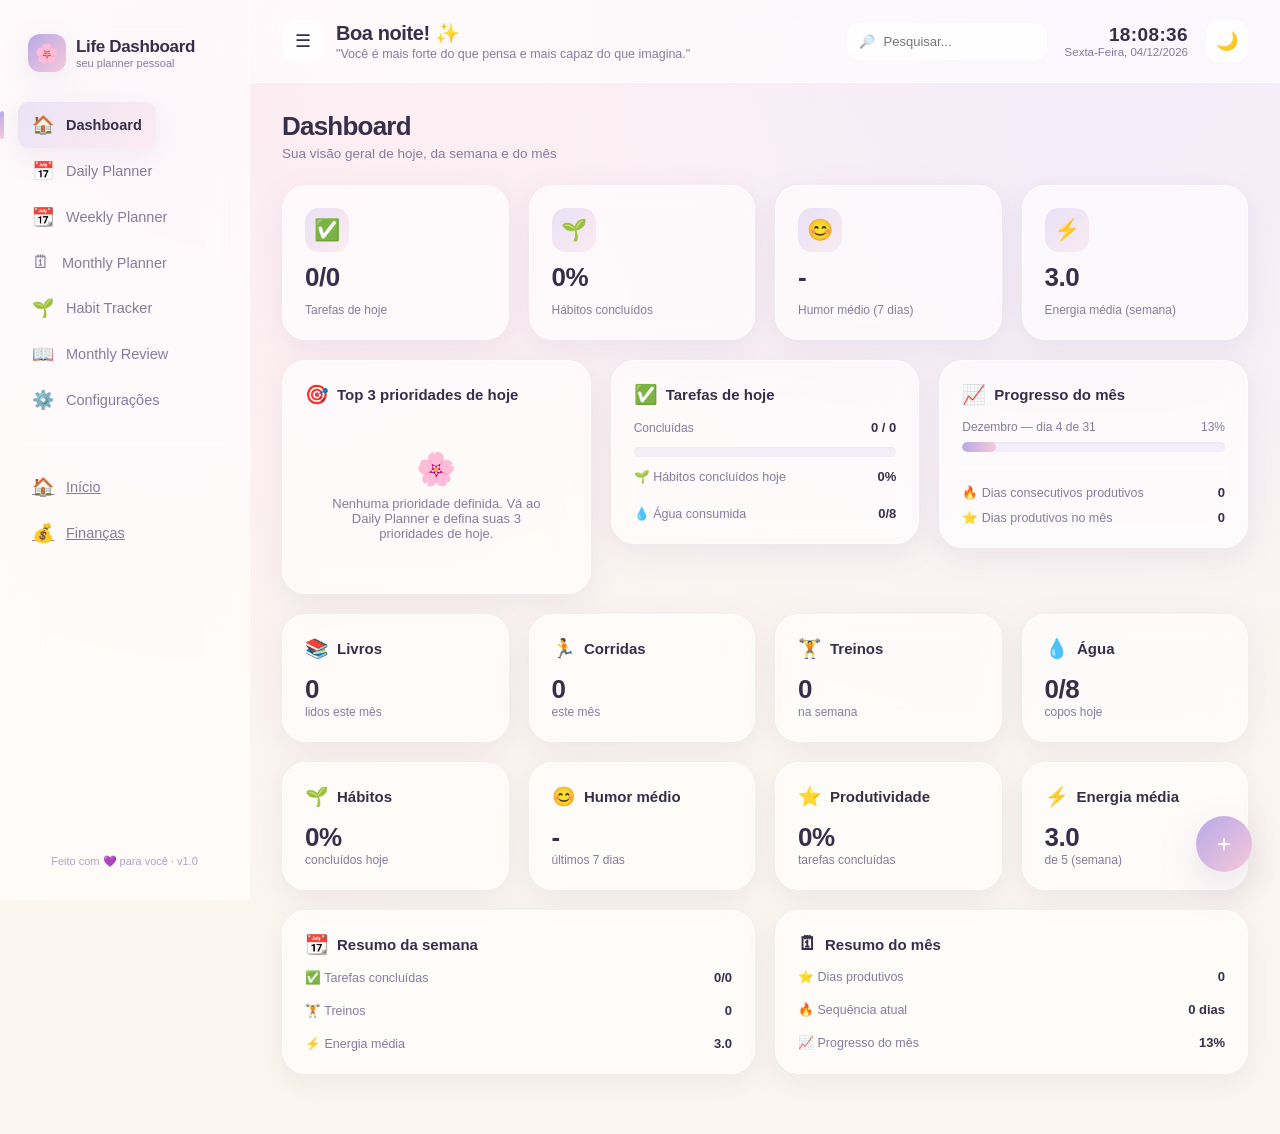
<file: dashboard.html>
<!DOCTYPE html>
<!--
  ============================================================
  LIFE DASHBOARD — Planner Pessoal Completo
  Um único arquivo. HTML + CSS + JavaScript puro. Sem libs.
  Persistência 100% em LocalStorage. Funciona offline.
  ============================================================
-->
<html lang="pt-BR">
<head>
<meta charset="UTF-8">
<meta name="viewport" content="width=device-width, initial-scale=1.0">
<title>Life Dashboard — Seu planner pessoal</title>

<!-- ============================================================
     CSS
     ============================================================ -->
<style>
  /* ---------- 1. TOKENS / VARIÁVEIS DE TEMA ---------- */
  :root{
    --lavender: 184 169 232;
    --lavender-dark: 138 122 199;
    --pink: 246 201 217;
    --pink-dark: 235 158 189;
    --cream: 250 246 238;
    --white: 255 255 255;

    --bg-grad-1: #FBF6EF;
    --bg-grad-2: #F3EAFB;
    --bg-grad-3: #FDECF3;

    --text-primary: #362F49;
    --text-secondary: #857C9C;
    --text-muted: #ACA3C2;

    --card-bg: rgba(255,255,255,0.62);
    --card-bg-strong: rgba(255,255,255,0.85);
    --card-border: rgba(255,255,255,0.7);
    --input-bg: rgba(255,255,255,0.75);

    --shadow-soft: 0 8px 30px rgba(140, 120, 180, 0.12);
    --shadow-hover: 0 14px 40px rgba(140, 120, 180, 0.20);
    --shadow-inset: inset 0 1px 2px rgba(140,120,180,0.08);

    --accent: rgb(var(--lavender));
    --accent-2: rgb(var(--pink));
    --radius-lg: 24px;
    --radius-md: 16px;
    --radius-sm: 10px;
    --transition: 300ms cubic-bezier(.4,0,.2,1);

    --success: #8FCB9B;
    --warning: #F0C777;
    --danger: #EA9AA4;

    --sidebar-w: 250px;
  }

  [data-theme="dark"]{
    --bg-grad-1: #1B1826;
    --bg-grad-2: #211B30;
    --bg-grad-3: #251C2C;

    --text-primary: #EDE9F7;
    --text-secondary: #ABA1C7;
    --text-muted: #786F92;

    --card-bg: rgba(38,33,56,0.62);
    --card-bg-strong: rgba(42,37,60,0.88);
    --card-border: rgba(255,255,255,0.08);
    --input-bg: rgba(255,255,255,0.06);

    --shadow-soft: 0 8px 30px rgba(0,0,0,0.35);
    --shadow-hover: 0 14px 40px rgba(0,0,0,0.45);
    --shadow-inset: inset 0 1px 2px rgba(0,0,0,0.3);

    --lavender: 168 150 224;
    --pink: 224 150 183;
    --success: #6FA97D;
    --warning: #D9A857;
    --danger: #D97C8A;
  }

  /* ---------- 2. RESET ---------- */
  *,*::before,*::after{ box-sizing:border-box; margin:0; padding:0; }
  html{ scroll-behavior:smooth; }
  body{
    font-family: -apple-system, BlinkMacSystemFont, "Segoe UI", Roboto, "SF Pro Display", Helvetica, Arial, sans-serif;
    color: var(--text-primary);
    background: radial-gradient(circle at 15% 10%, var(--bg-grad-3), transparent 55%),
                radial-gradient(circle at 85% 0%, var(--bg-grad-2), transparent 50%),
                var(--bg-grad-1);
    min-height: 100vh;
    transition: background var(--transition), color var(--transition);
    -webkit-font-smoothing: antialiased;
  }
  ::selection{ background: rgba(var(--lavender),0.35); }

  /* Scrollbar bonita */
  ::-webkit-scrollbar{ width:10px; height:10px; }
  ::-webkit-scrollbar-track{ background:transparent; }
  ::-webkit-scrollbar-thumb{
    background: linear-gradient(180deg, rgb(var(--lavender)), rgb(var(--pink)));
    border-radius: 10px;
    border: 2px solid transparent;
    background-clip: padding-box;
  }

  button{ font-family:inherit; cursor:pointer; border:none; background:none; color:inherit; }
  input, textarea, select{ font-family:inherit; color:inherit; }
  a{ color:inherit; }

  /* ---------- 3. LAYOUT GERAL ---------- */
  .app{ display:flex; min-height:100vh; }

  /* ----- Sidebar ----- */
  .sidebar{
    width: var(--sidebar-w);
    flex-shrink:0;
    padding: 28px 18px;
    display:flex;
    flex-direction:column;
    gap: 6px;
    background: var(--card-bg);
    backdrop-filter: blur(18px);
    -webkit-backdrop-filter: blur(18px);
    border-right: 1px solid var(--card-border);
    position: sticky;
    top:0;
    height:100vh;
    overflow-y:auto;
    z-index: 40;
    transition: transform var(--transition), background var(--transition);
  }
  .sidebar__brand{
    display:flex; align-items:center; gap:10px;
    padding: 6px 10px 24px 10px;
  }
  .sidebar__brand-logo{
    width:38px; height:38px; border-radius:12px;
    background: linear-gradient(135deg, rgb(var(--lavender)), rgb(var(--pink)));
    display:flex; align-items:center; justify-content:center;
    font-size:19px;
    box-shadow: var(--shadow-soft);
  }
  .sidebar__brand-text{ font-weight:700; font-size:17px; letter-spacing:-0.02em; }
  .sidebar__brand-sub{ font-size:11px; color:var(--text-secondary); }

  .nav-item{
    display:flex; align-items:center; gap:12px;
    padding: 12px 14px;
    border-radius: var(--radius-sm);
    font-size: 14.5px;
    font-weight:500;
    color: var(--text-secondary);
    transition: all var(--transition);
    position:relative;
  }
  .nav-item .nav-icon{ font-size:18px; }
  .nav-item:hover{
    background: rgba(var(--lavender),0.12);
    color: var(--text-primary);
    transform: translateX(3px);
  }
  .nav-item.active{
    background: linear-gradient(135deg, rgba(var(--lavender),0.28), rgba(var(--pink),0.28));
    color: var(--text-primary);
    font-weight:700;
    box-shadow: var(--shadow-soft);
  }
  .nav-item.active::before{
    content:"";
    position:absolute; left:-18px; top:50%; transform:translateY(-50%);
    width:4px; height:60%; border-radius:4px;
    background: linear-gradient(180deg, rgb(var(--lavender)), rgb(var(--pink)));
  }
  .sidebar__footer{
    margin-top:auto;
    padding: 14px 10px 4px;
    font-size:11px;
    color:var(--text-muted);
    text-align:center;
  }

  .sidebar-overlay{ display:none; }

  /* ----- Main column ----- */
  .main-col{ flex:1; min-width:0; display:flex; flex-direction:column; }

  /* ----- Header ----- */
  .app-header{
    display:flex; align-items:center; justify-content:space-between;
    gap: 20px;
    padding: 20px 32px;
    position: sticky; top:0; z-index:30;
    background: var(--card-bg);
    backdrop-filter: blur(18px); -webkit-backdrop-filter: blur(18px);
    border-bottom: 1px solid var(--card-border);
  }
  .header__menu-btn{ display:none; font-size:22px; padding:6px; border-radius:10px; }
  .header__left{ display:flex; flex-direction:column; gap:2px; }
  .header__greeting{ font-size: 20px; font-weight:700; letter-spacing:-0.02em; }
  .header__quote{ font-size:12.5px; color:var(--text-secondary); max-width:420px; }
  .header__right{ display:flex; align-items:center; gap:18px; }
  .header__clockbox{ text-align:right; }
  .header__clock{ font-size:19px; font-weight:700; font-variant-numeric:tabular-nums; letter-spacing:0.02em; }
  .header__date{ font-size:11.5px; color:var(--text-secondary); text-transform:capitalize; }
  .icon-btn{
    width:42px; height:42px; border-radius:14px;
    display:flex; align-items:center; justify-content:center;
    background: var(--input-bg); border:1px solid var(--card-border);
    font-size:18px;
    transition: all var(--transition);
  }
  .icon-btn:hover{ transform: translateY(-2px) scale(1.05); box-shadow: var(--shadow-soft); }

  .search-wrap{ position:relative; }
  .search-input{
    width:200px; padding:10px 14px 10px 36px;
    background: var(--input-bg); border:1px solid var(--card-border);
    border-radius: 14px; font-size:13px; color:var(--text-primary);
    transition: all var(--transition);
  }
  .search-input:focus{ outline:none; width:250px; box-shadow: 0 0 0 3px rgba(var(--lavender),0.25); }
  .search-wrap::before{
    content:"🔎"; position:absolute; left:12px; top:50%; transform:translateY(-50%); font-size:13px; opacity:0.6;
  }

  /* ----- Page container ----- */
  .page-area{ padding: 28px 32px 60px; flex:1; }
  .page{ display:none; animation: none; }
  .page.active{ display:block; animation: fadeIn 400ms ease; }
  @keyframes fadeIn{ from{ opacity:0; transform: translateY(8px);} to{ opacity:1; transform:translateY(0);} }
  .page.fading-out{ animation: fadeOut 200ms ease forwards; }
  @keyframes fadeOut{ from{opacity:1;} to{opacity:0; transform:translateY(-6px);} }

  .page-title{ font-size:26px; font-weight:800; letter-spacing:-0.03em; margin-bottom:4px; }
  .page-subtitle{ font-size:13.5px; color:var(--text-secondary); margin-bottom:24px; }

  /* ---------- 4. CARDS GENÉRICOS ---------- */
  .card{
    background: var(--card-bg);
    border: 1px solid var(--card-border);
    border-radius: var(--radius-lg);
    padding: 22px;
    backdrop-filter: blur(14px); -webkit-backdrop-filter: blur(14px);
    box-shadow: var(--shadow-soft);
    transition: transform var(--transition), box-shadow var(--transition);
  }
  .card:hover{ box-shadow: var(--shadow-hover); }
  .card-title{ font-size:15px; font-weight:700; display:flex; align-items:center; gap:8px; margin-bottom:14px; }
  .card-title .em{ font-size:19px; }

  .grid{ display:grid; gap:20px; }
  .grid-2{ grid-template-columns: repeat(2, 1fr); }
  .grid-3{ grid-template-columns: repeat(3, 1fr); }
  .grid-4{ grid-template-columns: repeat(4, 1fr); }
  .grid-7{ grid-template-columns: repeat(7, 1fr); }

  /* ---------- 5. DASHBOARD ---------- */
  .stat-card{ display:flex; flex-direction:column; gap:10px; position:relative; overflow:hidden; }
  .stat-card__top{ display:flex; align-items:center; justify-content:space-between; }
  .stat-card__icon{
    width:44px; height:44px; border-radius:14px; display:flex; align-items:center; justify-content:center;
    font-size:21px; background: linear-gradient(135deg, rgba(var(--lavender),0.3), rgba(var(--pink),0.3));
  }
  .stat-card__value{ font-size:26px; font-weight:800; letter-spacing:-0.02em; }
  .stat-card__label{ font-size:12px; color:var(--text-secondary); }
  .stat-card__trend{ font-size:11px; font-weight:600; padding:3px 8px; border-radius:20px; }
  .trend-up{ background:rgba(143,203,155,0.2); color:#4E9A5D; }
  .trend-down{ background:rgba(234,154,164,0.2); color:#C5586A; }

  .progress-track{
    width:100%; height:10px; border-radius:20px;
    background: rgba(var(--lavender),0.15);
    overflow:hidden; position:relative;
    box-shadow: var(--shadow-inset);
  }
  .progress-fill{
    height:100%; border-radius:20px;
    background: linear-gradient(90deg, rgb(var(--lavender)), rgb(var(--pink)));
    width:0%;
    transition: width 900ms cubic-bezier(.22,1,.36,1);
  }
  .progress-track.thin{ height:6px; }

  .priority-list{ display:flex; flex-direction:column; gap:10px; }
  .priority-item{
    display:flex; align-items:center; gap:10px; font-size:13.5px;
    padding:10px 12px; border-radius:12px; background: rgba(var(--lavender),0.08);
  }
  .priority-num{
    width:22px; height:22px; border-radius:50%; flex-shrink:0;
    background: linear-gradient(135deg, rgb(var(--lavender)), rgb(var(--pink)));
    color:#fff; font-size:11px; font-weight:700; display:flex; align-items:center; justify-content:center;
  }
  .empty-state{
    display:flex; flex-direction:column; align-items:center; justify-content:center;
    gap:8px; padding:30px 10px; text-align:center; color:var(--text-secondary);
  }
  .empty-state .em{ font-size:32px; }
  .empty-state .msg{ font-size:13px; max-width:220px; }

  .mini-stat-row{ display:flex; justify-content:space-between; align-items:center; }
  .mini-stat-row + .mini-stat-row{ margin-top:10px; }
  .mini-stat-label{ font-size:12.5px; color:var(--text-secondary); display:flex; align-items:center; gap:6px; }
  .mini-stat-value{ font-size:13px; font-weight:700; }

  .month-progress-wrap{ display:flex; flex-direction:column; gap:8px; }

  /* ---------- 6. BOTÕES ---------- */
  .btn{
    display:inline-flex; align-items:center; justify-content:center; gap:8px;
    padding: 11px 20px; border-radius: 14px; font-size:13.5px; font-weight:600;
    transition: all var(--transition);
  }
  .btn-primary{
    background: linear-gradient(135deg, rgb(var(--lavender)), rgb(var(--pink)));
    color:#fff; box-shadow: var(--shadow-soft);
  }
  .btn-primary:hover{ transform: translateY(-2px); box-shadow: var(--shadow-hover); }
  .btn-secondary{
    background: var(--input-bg); border:1px solid var(--card-border); color:var(--text-primary);
  }
  .btn-secondary:hover{ background: rgba(var(--lavender),0.15); }
  .btn-danger{ background: rgba(234,154,164,0.18); color:#C5586A; }
  .btn-danger:hover{ background: rgba(234,154,164,0.3); }
  .btn-sm{ padding:7px 13px; font-size:12px; border-radius:10px; }
  .btn-row{ display:flex; gap:10px; flex-wrap:wrap; margin-top:18px; }
  .fab{
    position:fixed; bottom:28px; right:28px; z-index:35;
    width:56px; height:56px; border-radius:50%;
    background: linear-gradient(135deg, rgb(var(--lavender)), rgb(var(--pink)));
    color:#fff; font-size:24px; display:flex; align-items:center; justify-content:center;
    box-shadow: var(--shadow-hover);
    transition: transform var(--transition);
  }
  .fab:hover{ transform: scale(1.08) rotate(90deg); }

  /* ---------- 7. INPUTS PERSONALIZADOS ---------- */
  .field{ display:flex; flex-direction:column; gap:6px; margin-bottom:14px; }
  .field label{ font-size:12px; font-weight:600; color:var(--text-secondary); }
  .field input[type="text"], .field input[type="number"], .field input[type="date"],
  .field textarea, .field select{
    padding:11px 14px; border-radius:12px; border:1px solid var(--card-border);
    background: var(--input-bg); font-size:13.5px; transition: all var(--transition);
  }
  .field input:focus, .field textarea:focus, .field select:focus{
    outline:none; box-shadow: 0 0 0 3px rgba(var(--lavender),0.25); border-color: rgb(var(--lavender));
  }
  .field textarea{ resize:vertical; min-height:70px; line-height:1.5; }

  .checkbox-custom{
    width:22px; height:22px; border-radius:7px; border:2px solid rgba(var(--lavender),0.5);
    display:flex; align-items:center; justify-content:center; flex-shrink:0; cursor:pointer;
    transition: all var(--transition); background: var(--input-bg);
  }
  .checkbox-custom.checked{
    background: linear-gradient(135deg, rgb(var(--lavender)), rgb(var(--pink)));
    border-color: transparent; color:#fff; font-size:13px;
  }

  .task-row{ display:flex; align-items:center; gap:12px; padding:10px 6px; border-radius:12px; transition: background var(--transition); }
  .task-row:hover{ background: rgba(var(--lavender),0.08); }
  .task-row .task-text{ flex:1; font-size:13.5px; transition: all var(--transition); }
  .task-row.done .task-text{ text-decoration: line-through; color: var(--text-muted); }
  .task-row .task-actions{ display:flex; gap:6px; opacity:0; transition: opacity var(--transition); }
  .task-row:hover .task-actions{ opacity:1; }
  .task-actions button{ font-size:13px; padding:4px 6px; border-radius:8px; }
  .task-actions button:hover{ background: rgba(var(--lavender),0.2); }

  .add-row{ display:flex; gap:8px; margin-top:10px; }
  .add-row input{ flex:1; padding:10px 14px; border-radius:12px; border:1px solid var(--card-border); background:var(--input-bg); font-size:13.5px; }
  .add-row input:focus{ outline:none; box-shadow: 0 0 0 3px rgba(var(--lavender),0.25); }

  /* Water drops */
  .water-row{ display:flex; gap:8px; flex-wrap:wrap; }
  .water-drop{
    width:38px; height:38px; border-radius:50%; display:flex; align-items:center; justify-content:center;
    background: var(--input-bg); border:1px solid var(--card-border); font-size:17px; transition: all var(--transition);
  }
  .water-drop.filled{ background: linear-gradient(135deg,#8FCBEA,#B8AEE8); border-color:transparent; transform: scale(1.05); }
  .water-drop:hover{ transform: scale(1.12); }

  /* Mood */
  .mood-row{ display:flex; gap:10px; flex-wrap:wrap; }
  .mood-btn{
    font-size:24px; padding:10px 14px; border-radius:16px; background:var(--input-bg); border:1px solid var(--card-border);
    transition: all var(--transition);
  }
  .mood-btn:hover{ transform: translateY(-3px) scale(1.08); }
  .mood-btn.selected{ background: linear-gradient(135deg, rgba(var(--lavender),0.4), rgba(var(--pink),0.4)); box-shadow: var(--shadow-soft); transform: scale(1.1); }

  /* Slider */
  .slider-wrap{ display:flex; align-items:center; gap:14px; }
  input[type=range]{
    -webkit-appearance:none; flex:1; height:8px; border-radius:10px;
    background: rgba(var(--lavender),0.2); outline:none;
  }
  input[type=range]::-webkit-slider-thumb{
    -webkit-appearance:none; width:22px; height:22px; border-radius:50%;
    background: linear-gradient(135deg, rgb(var(--lavender)), rgb(var(--pink)));
    cursor:pointer; box-shadow: var(--shadow-soft); border:2px solid #fff;
  }
  .slider-value{ font-weight:800; font-size:18px; width:26px; text-align:center; }

  /* Hour agenda */
  .hour-row{ display:flex; align-items:center; gap:12px; padding:6px 0; }
  .hour-label{ width:52px; font-size:12px; font-weight:700; color:var(--text-secondary); flex-shrink:0; }
  .hour-input{
    flex:1; padding:9px 12px; border-radius:10px; border:1px solid var(--card-border);
    background: var(--input-bg); font-size:13px;
  }
  .hour-input:focus{ outline:none; box-shadow: 0 0 0 3px rgba(var(--lavender),0.25); }

  /* Meals */
  .meal-grid{ display:grid; grid-template-columns: repeat(2,1fr); gap:12px; }
  .meal-item label{ font-size:12px; font-weight:600; color:var(--text-secondary); display:block; margin-bottom:6px; }

  /* ---------- 8. WEEKLY ---------- */
  .week-day-card{ display:flex; flex-direction:column; gap:10px; min-height: 260px; }
  .week-day-card__head{ display:flex; justify-content:space-between; align-items:baseline; }
  .week-day-card__name{ font-weight:800; font-size:14px; }
  .week-day-card__date{ font-size:11px; color:var(--text-secondary); }
  .week-mini-textarea{ width:100%; min-height:50px; font-size:12.5px; background:var(--input-bg); border:1px solid var(--card-border); border-radius:10px; padding:8px 10px; resize:vertical; }
  .week-mini-textarea:focus{ outline:none; box-shadow:0 0 0 3px rgba(var(--lavender),0.25); }
  .stars-row{ display:flex; gap:6px; }
  .star{ font-size:24px; opacity:0.3; transition: all var(--transition); }
  .star.filled{ opacity:1; }
  .star:hover{ transform: scale(1.2); }

  /* ---------- 9. MONTHLY CALENDAR ---------- */
  .cal-header{ display:flex; align-items:center; justify-content:space-between; margin-bottom:18px; }
  .cal-title{ font-size:19px; font-weight:800; text-transform:capitalize; }
  .cal-nav{ display:flex; gap:8px; }
  .cal-weekdays{ display:grid; grid-template-columns: repeat(7,1fr); gap:8px; margin-bottom:8px; }
  .cal-weekdays div{ text-align:center; font-size:11px; font-weight:700; color:var(--text-secondary); text-transform:uppercase; }
  .cal-grid{ display:grid; grid-template-columns: repeat(7,1fr); gap:8px; }
  .cal-day{
    aspect-ratio: 1/0.85; border-radius:14px; padding:8px; background: var(--input-bg);
    border:1px solid var(--card-border); display:flex; flex-direction:column; justify-content:space-between;
    transition: all var(--transition); position:relative; font-size:13px;
  }
  .cal-day:hover{ transform: translateY(-3px); box-shadow: var(--shadow-soft); background: rgba(var(--lavender),0.15); }
  .cal-day.other-month{ opacity:0.35; }
  .cal-day.today{ background: linear-gradient(135deg, rgba(var(--lavender),0.4), rgba(var(--pink),0.4)); font-weight:800; box-shadow: var(--shadow-soft); }
  .cal-day-num{ font-weight:700; }
  .cal-dots{ display:flex; gap:4px; }
  .cal-dot{ width:6px; height:6px; border-radius:50%; }
  .dot-task{ background: rgb(var(--lavender)); }
  .dot-habit{ background: #8FCB9B; }

  .month-side-section{ margin-bottom:18px; }
  .month-side-section:last-child{ margin-bottom:0; }
  .tag-list{ display:flex; flex-direction:column; gap:8px; }
  .tag-item{ display:flex; justify-content:space-between; align-items:center; font-size:12.5px; background:rgba(var(--lavender),0.08); padding:8px 10px; border-radius:10px; }

  /* ---------- 10. HABIT TRACKER ---------- */
  .habit-card{ display:flex; flex-direction:column; gap:12px; }
  .habit-card__head{ display:flex; align-items:center; justify-content:space-between; }
  .habit-card__name{ font-weight:800; font-size:15px; display:flex; align-items:center; gap:8px; }
  .habit-dot{ width:12px; height:12px; border-radius:50%; flex-shrink:0; }
  .habit-cat{ font-size:11px; color:var(--text-secondary); background:rgba(var(--lavender),0.1); padding:3px 8px; border-radius:20px; }
  .habit-grid{ display:grid; grid-template-columns: repeat(7, 1fr); gap:5px; }
  .habit-cell{
    aspect-ratio:1; border-radius:7px; background: rgba(var(--lavender),0.12);
    display:flex; align-items:center; justify-content:center; font-size:9px; color:var(--text-muted);
    transition: all var(--transition); border:1px solid transparent;
  }
  .habit-cell:hover{ transform: scale(1.15); border-color: rgb(var(--lavender)); }
  .habit-cell.done{ color:#fff; }
  .habit-stats-row{ display:flex; gap:14px; flex-wrap:wrap; font-size:11.5px; color:var(--text-secondary); }
  .habit-stats-row b{ color:var(--text-primary); font-size:13px; }
  .mini-bars{ display:flex; align-items:flex-end; gap:3px; height:36px; }
  .mini-bar{ flex:1; background: rgba(var(--lavender),0.2); border-radius:3px 3px 0 0; transition: height 600ms ease; }
  .mini-bar.on{ background: linear-gradient(180deg, rgb(var(--pink)), rgb(var(--lavender))); }

  /* ---------- 11. TOASTS / MODAL ---------- */
  .toast-container{ position:fixed; bottom:24px; left:50%; transform:translateX(-50%); z-index:200; display:flex; flex-direction:column; gap:10px; align-items:center; }
  .toast{
    padding:13px 22px; border-radius:16px; background: var(--card-bg-strong); backdrop-filter: blur(14px);
    border:1px solid var(--card-border); box-shadow: var(--shadow-hover); font-size:13.5px; font-weight:600;
    display:flex; align-items:center; gap:10px;
    animation: toastIn 300ms cubic-bezier(.22,1,.36,1);
  }
  .toast.success{ color:#4E9A5D; }
  .toast.error{ color:#C5586A; }
  @keyframes toastIn{ from{ opacity:0; transform: translateY(16px);} to{ opacity:1; transform:translateY(0);} }
  .toast.hide{ animation: toastOut 250ms ease forwards; }
  @keyframes toastOut{ to{ opacity:0; transform: translateY(10px) scale(0.95);} }

  .modal-overlay{
    position:fixed; inset:0; background: rgba(20,15,30,0.4); backdrop-filter: blur(6px);
    display:flex; align-items:center; justify-content:center; z-index:300;
    opacity:0; pointer-events:none; transition: opacity var(--transition);
  }
  .modal-overlay.show{ opacity:1; pointer-events:all; }
  .modal-box{
    background: var(--card-bg-strong); backdrop-filter: blur(20px); border:1px solid var(--card-border);
    border-radius: var(--radius-lg); padding:28px; max-width:420px; width:90%;
    box-shadow: var(--shadow-hover); transform: scale(0.92) translateY(10px); transition: transform var(--transition);
    max-height: 85vh; overflow-y:auto;
  }
  .modal-overlay.show .modal-box{ transform: scale(1) translateY(0); }
  .modal-title{ font-size:17px; font-weight:800; margin-bottom:10px; }
  .modal-text{ font-size:13.5px; color:var(--text-secondary); margin-bottom:20px; line-height:1.5; }

  /* ---------- 12. RESPONSIVIDADE ---------- */
  @media (max-width: 1100px){
    .grid-4{ grid-template-columns: repeat(2,1fr); }
    .grid-3{ grid-template-columns: repeat(2,1fr); }
  }
  @media (max-width: 900px){
    .sidebar{
      position:fixed; left:0; top:0; transform: translateX(-100%);
      box-shadow: var(--shadow-hover);
    }
    .sidebar.open{ transform: translateX(0); }
    .sidebar-overlay{ display:none; position:fixed; inset:0; background:rgba(0,0,0,0.35); z-index:39; }
    .sidebar-overlay.show{ display:block; }
    .header__menu-btn{ display:flex; align-items:center; justify-content:center; }
    .header__quote{ display:none; }
    .grid-7{ grid-template-columns: repeat(7,1fr); }
    .search-input{ width:140px; }
  }
  @media (max-width: 768px){
    .grid-2, .grid-3, .grid-4{ grid-template-columns: repeat(2,1fr); }
    .page-area{ padding: 20px 16px 50px; }
    .app-header{ padding:16px 18px; }
    .meal-grid{ grid-template-columns: 1fr; }
  }
  @media (max-width: 480px){
    .grid-2, .grid-3, .grid-4{ grid-template-columns: 1fr; }
    .grid-7{ grid-template-columns: repeat(7,1fr); }
    .cal-day{ font-size:10px; padding:4px; }
    .header__clockbox{ display:none; }
    .habit-grid{ grid-template-columns: repeat(7,1fr); }
    .modal-box{ padding:20px; }
  }
  @media (max-width: 360px){
    .search-wrap{ display:none; }
  }

  /* Utility */
  .flex{ display:flex; }
  .flex-between{ display:flex; align-items:center; justify-content:space-between; }
  .flex-col{ display:flex; flex-direction:column; }
  .gap-8{ gap:8px; } .gap-12{ gap:12px; } .gap-16{ gap:16px; }
  .mt-8{ margin-top:8px; } .mt-16{ margin-top:16px; } .mt-24{ margin-top:24px; }
  .text-sm{ font-size:12px; color:var(--text-secondary); }
  .badge{ font-size:10.5px; font-weight:700; padding:4px 9px; border-radius:20px; background: rgba(var(--lavender),0.15); color:var(--text-secondary); }
  .divider{ height:1px; background: var(--card-border); margin:16px 0; }
  .color-swatch{ width:32px; height:32px; border-radius:10px; border:2px solid transparent; cursor:pointer; transition: all var(--transition); }
  .color-swatch.active{ border-color: var(--text-primary); transform: scale(1.1); }
  .color-swatch-row{ display:flex; gap:10px; flex-wrap:wrap; }
</style>
</head>
<body data-theme="light">

<!-- ============================================================
     HTML
     ============================================================ -->
<div class="app">

  <div class="sidebar-overlay" id="sidebarOverlay"></div>

  <!-- ===== SIDEBAR ===== -->
  <aside class="sidebar" id="sidebar">
    <div class="sidebar__brand">
      <div class="sidebar__brand-logo">🌸</div>
      <div>
        <div class="sidebar__brand-text">Life Dashboard</div>
        <div class="sidebar__brand-sub">seu planner pessoal</div>
      </div>
    </div>

    <nav class="sidebar__nav">
      <button class="nav-item active" data-page="dashboard"><span class="nav-icon">🏠</span> Dashboard</button>
      <button class="nav-item" data-page="daily"><span class="nav-icon">📅</span> Daily Planner</button>
      <button class="nav-item" data-page="weekly"><span class="nav-icon">📆</span> Weekly Planner</button>
      <button class="nav-item" data-page="monthly"><span class="nav-icon">🗓</span> Monthly Planner</button>
      <button class="nav-item" data-page="habits"><span class="nav-icon">🌱</span> Habit Tracker</button>
      <button class="nav-item" data-page="review"><span class="nav-icon">📖</span> Monthly Review</button>
      <button class="nav-item" data-page="settings"><span class="nav-icon">⚙️</span> Configurações</button>
    </nav>

    <div class="divider" style="margin:14px 4px;"></div>
    <nav class="sidebar__nav">
      <a class="nav-item" href="index.html"><span class="nav-icon">🏠</span> Início</a>
      <a class="nav-item" href="financas.html"><span class="nav-icon">💰</span> Finanças</a>
    </nav>

    <div class="sidebar__footer">Feito com 💜 para você · v1.0</div>
  </aside>

  <!-- ===== MAIN COLUMN ===== -->
  <div class="main-col">

    <!-- ===== HEADER ===== -->
    <header class="app-header">
      <div class="flex gap-12" style="align-items:center;">
        <button class="header__menu-btn icon-btn" id="menuBtn">☰</button>
        <div class="header__left">
          <div class="header__greeting" id="headerGreeting">Olá! 👋</div>
          <div class="header__quote" id="headerQuote">Carregando inspiração...</div>
        </div>
      </div>
      <div class="header__right">
        <div class="search-wrap">
          <input type="text" class="search-input" id="quickSearch" placeholder="Pesquisar...">
        </div>
        <div class="header__clockbox">
          <div class="header__clock" id="headerClock">00:00:00</div>
          <div class="header__date" id="headerDate">-</div>
        </div>
        <button class="icon-btn" id="themeToggleBtn" title="Alternar tema">🌙</button>
      </div>
    </header>

    <!-- ===== PAGE AREA ===== -->
    <main class="page-area" id="pageArea">

      <!-- ===================== DASHBOARD ===================== -->
      <section class="page active" id="page-dashboard">
        <div class="page-title">Dashboard</div>
        <div class="page-subtitle">Sua visão geral de hoje, da semana e do mês</div>

        <div class="grid grid-4" id="dashStatsGrid" style="margin-bottom:20px;"></div>

        <div class="grid grid-3" style="align-items:start;">
          <div class="card">
            <div class="card-title"><span class="em">🎯</span> Top 3 prioridades de hoje</div>
            <div class="priority-list" id="dashPriorities"></div>
          </div>

          <div class="card">
            <div class="card-title"><span class="em">✅</span> Tarefas de hoje</div>
            <div class="flex-col gap-12" id="dashTasksSummary"></div>
          </div>

          <div class="card">
            <div class="card-title"><span class="em">📈</span> Progresso do mês</div>
            <div class="month-progress-wrap">
              <div class="flex-between"><span class="text-sm" id="dashMonthLabel">-</span><span class="text-sm" id="dashMonthPct">0%</span></div>
              <div class="progress-track"><div class="progress-fill" id="dashMonthBar"></div></div>
            </div>
            <div class="divider"></div>
            <div class="mini-stat-row"><span class="mini-stat-label">🔥 Dias consecutivos produtivos</span><span class="mini-stat-value" id="dashStreak">0</span></div>
            <div class="mini-stat-row"><span class="mini-stat-label">⭐ Dias produtivos no mês</span><span class="mini-stat-value" id="dashProductiveDays">0</span></div>
          </div>
        </div>

        <div class="grid grid-4" style="margin-top:20px;">
          <div class="card">
            <div class="card-title"><span class="em">📚</span> Livros</div>
            <div class="stat-card__value" id="cardBooks">0</div>
            <div class="stat-card__label">lidos este mês</div>
          </div>
          <div class="card">
            <div class="card-title"><span class="em">🏃</span> Corridas</div>
            <div class="stat-card__value" id="cardRuns">0</div>
            <div class="stat-card__label">este mês</div>
          </div>
          <div class="card">
            <div class="card-title"><span class="em">🏋️</span> Treinos</div>
            <div class="stat-card__value" id="cardWorkouts">0</div>
            <div class="stat-card__label">na semana</div>
          </div>
          <div class="card">
            <div class="card-title"><span class="em">💧</span> Água</div>
            <div class="stat-card__value" id="cardWater">0/8</div>
            <div class="stat-card__label">copos hoje</div>
          </div>
          <div class="card">
            <div class="card-title"><span class="em">🌱</span> Hábitos</div>
            <div class="stat-card__value" id="cardHabits">0%</div>
            <div class="stat-card__label">concluídos hoje</div>
          </div>
          <div class="card">
            <div class="card-title"><span class="em">😊</span> Humor médio</div>
            <div class="stat-card__value" id="cardMood">-</div>
            <div class="stat-card__label">últimos 7 dias</div>
          </div>
          <div class="card">
            <div class="card-title"><span class="em">⭐</span> Produtividade</div>
            <div class="stat-card__value" id="cardProductivity">0%</div>
            <div class="stat-card__label">tarefas concluídas</div>
          </div>
          <div class="card">
            <div class="card-title"><span class="em">⚡</span> Energia média</div>
            <div class="stat-card__value" id="cardEnergy">0</div>
            <div class="stat-card__label">de 5 (semana)</div>
          </div>
        </div>

        <div class="grid grid-2" style="margin-top:20px;">
          <div class="card">
            <div class="card-title"><span class="em">📆</span> Resumo da semana</div>
            <div id="dashWeekSummary" class="flex-col gap-8"></div>
          </div>
          <div class="card">
            <div class="card-title"><span class="em">🗓</span> Resumo do mês</div>
            <div id="dashMonthSummary" class="flex-col gap-8"></div>
          </div>
        </div>
      </section>

      <!-- ===================== DAILY PLANNER ===================== -->
      <section class="page" id="page-daily">
        <div class="flex-between" style="flex-wrap:wrap; gap:12px;">
          <div>
            <div class="page-title">Daily Planner</div>
            <div class="page-subtitle">Organize seu dia com carinho</div>
          </div>
          <div class="flex gap-12" style="align-items:center;">
            <button class="icon-btn" id="dailyPrevBtn">←</button>
            <input type="date" class="search-input" id="dailyDateInput" style="width:auto; padding:10px 12px;">
            <button class="icon-btn" id="dailyNextBtn">→</button>
          </div>
        </div>

        <div class="grid grid-2" style="margin-top:20px; align-items:start;">
          <div class="flex-col gap-16">
            <div class="card">
              <div class="card-title"><span class="em">🎯</span> Top 3 prioridades</div>
              <div class="flex-col gap-12" id="dailyPriorities"></div>
            </div>

            <div class="card">
              <div class="card-title"><span class="em">✅</span> Checklist do dia</div>
              <div class="flex-col" id="dailyChecklist"></div>
              <div class="add-row">
                <input type="text" id="dailyNewTask" placeholder="Adicionar nova tarefa...">
                <button class="btn btn-primary btn-sm" id="dailyAddTaskBtn">+ Adicionar</button>
              </div>
            </div>

            <div class="card">
              <div class="card-title"><span class="em">🕐</span> Agenda de horários</div>
              <div id="dailyHours"></div>
            </div>
          </div>

          <div class="flex-col gap-16">
            <div class="card">
              <div class="card-title"><span class="em">🍽️</span> Refeições</div>
              <div class="meal-grid">
                <div class="meal-item"><label>☕ Café</label><input type="text" class="hour-input" id="mealCafe" placeholder="O que você comeu?"></div>
                <div class="meal-item"><label>🍛 Almoço</label><input type="text" class="hour-input" id="mealAlmoco" placeholder="O que você comeu?"></div>
                <div class="meal-item"><label>🍎 Lanche</label><input type="text" class="hour-input" id="mealLanche" placeholder="O que você comeu?"></div>
                <div class="meal-item"><label>🍽️ Jantar</label><input type="text" class="hour-input" id="mealJantar" placeholder="O que você comeu?"></div>
              </div>
            </div>

            <div class="card">
              <div class="card-title"><span class="em">💧</span> Água (copos)</div>
              <div class="water-row" id="dailyWater"></div>
            </div>

            <div class="card">
              <div class="card-title"><span class="em">😊</span> Humor</div>
              <div class="mood-row" id="dailyMood"></div>
            </div>

            <div class="card">
              <div class="card-title"><span class="em">⚡</span> Energia</div>
              <div class="slider-wrap">
                <input type="range" min="1" max="5" value="3" id="dailyEnergy">
                <div class="slider-value" id="dailyEnergyVal">3</div>
              </div>
            </div>

            <div class="card">
              <div class="card-title"><span class="em">🙏</span> Gratidão</div>
              <textarea class="week-mini-textarea" id="dailyGratitude" placeholder="Pelo que você é grato hoje?" style="min-height:60px;"></textarea>
            </div>

            <div class="card">
              <div class="card-title"><span class="em">📝</span> Notas</div>
              <textarea class="week-mini-textarea" id="dailyNotes" placeholder="Anotações livres do dia..." style="min-height:80px;"></textarea>
            </div>
          </div>
        </div>

        <div class="btn-row">
          <button class="btn btn-primary" id="dailySaveBtn">💾 Salvar</button>
          <button class="btn btn-secondary" id="dailyClearBtn">🗑️ Limpar</button>
          <button class="btn btn-secondary" id="dailyDuplicateBtn">📋 Duplicar dia anterior</button>
          <button class="btn btn-secondary" id="dailyTodayBtn">📍 Ir para hoje</button>
        </div>
      </section>

      <!-- ===================== WEEKLY PLANNER ===================== -->
      <section class="page" id="page-weekly">
        <div class="flex-between" style="flex-wrap:wrap; gap:12px;">
          <div>
            <div class="page-title">Weekly Planner</div>
            <div class="page-subtitle">Sua semana em uma visão só</div>
          </div>
          <div class="flex gap-12" style="align-items:center;">
            <button class="icon-btn" id="weeklyPrevBtn">←</button>
            <span class="badge" id="weeklyLabel" style="font-size:12.5px; padding:10px 16px;">-</span>
            <button class="icon-btn" id="weeklyNextBtn">→</button>
          </div>
        </div>

        <div class="grid grid-4" style="margin:20px 0;">
          <div class="card">
            <div class="card-title"><span class="em">🎯</span> Objetivo principal</div>
            <input type="text" class="hour-input" id="weekMainObjective" placeholder="Qual é a meta desta semana?">
          </div>
          <div class="card">
            <div class="card-title"><span class="em">📖</span> Horas de estudo</div>
            <input type="number" min="0" class="hour-input" id="weekStudyHours" placeholder="0">
          </div>
          <div class="card">
            <div class="card-title"><span class="em">🏋️</span> Treinos planejados</div>
            <input type="number" min="0" class="hour-input" id="weekWorkouts" placeholder="0">
          </div>
          <div class="card">
            <div class="card-title"><span class="em">📚</span> Livros</div>
            <input type="number" min="0" class="hour-input" id="weekBooks" placeholder="0">
          </div>
        </div>

        <div class="grid grid-7" id="weeklyDaysGrid" style="align-items:start;"></div>

        <div class="grid grid-2" style="margin-top:20px;">
          <div class="card">
            <div class="card-title"><span class="em">⭐</span> Avaliação da semana</div>
            <div class="stars-row" id="weekStars"></div>
            <div class="divider"></div>
            <label class="text-sm">🏆 Vitórias</label>
            <textarea class="week-mini-textarea mt-8" id="weekWins" placeholder="O que deu certo?"></textarea>
            <label class="text-sm mt-16" style="display:block;">🧗 Desafios</label>
            <textarea class="week-mini-textarea mt-8" id="weekChallenges" placeholder="O que foi difícil?"></textarea>
          </div>
          <div class="card">
            <label class="text-sm">✨ Melhor momento</label>
            <textarea class="week-mini-textarea mt-8" id="weekBestMoment" placeholder="Qual foi o melhor momento?"></textarea>
            <label class="text-sm mt-16" style="display:block;">💡 Lição aprendida</label>
            <textarea class="week-mini-textarea mt-8" id="weekLesson" placeholder="O que você aprendeu?"></textarea>
          </div>
        </div>

        <div class="btn-row">
          <button class="btn btn-primary" id="weeklySaveBtn">💾 Salvar semana</button>
        </div>
      </section>

      <!-- ===================== MONTHLY PLANNER ===================== -->
      <section class="page" id="page-monthly">
        <div class="page-title">Monthly Planner</div>
        <div class="page-subtitle">Visualize seu mês inteiro</div>

        <div class="grid" style="grid-template-columns: 2.2fr 1fr; align-items:start; margin-top:20px;" id="monthlyLayoutGrid">
          <div class="card">
            <div class="cal-header">
              <button class="icon-btn" id="calPrevBtn">←</button>
              <div class="cal-title" id="calTitle">-</div>
              <button class="icon-btn" id="calNextBtn">→</button>
            </div>
            <div class="cal-weekdays">
              <div>Dom</div><div>Seg</div><div>Ter</div><div>Qua</div><div>Qui</div><div>Sex</div><div>Sáb</div>
            </div>
            <div class="cal-grid" id="calGrid"></div>
          </div>

          <div class="flex-col gap-16">
            <div class="card month-side-section">
              <div class="card-title"><span class="em">🎯</span> Objetivos do mês</div>
              <textarea class="week-mini-textarea" id="monthObjectives" placeholder="Quais são seus objetivos para este mês?"></textarea>
            </div>
            <div class="card month-side-section">
              <div class="card-title"><span class="em">📌</span> Datas importantes</div>
              <div id="monthImportantDates" class="tag-list"></div>
              <div class="add-row"><input type="text" id="monthNewDate" placeholder="Ex: 15/03 - Reunião"><button class="btn btn-primary btn-sm" data-list="importantDates">+</button></div>
            </div>
            <div class="card month-side-section">
              <div class="card-title"><span class="em">💳</span> Contas</div>
              <div id="monthBills" class="tag-list"></div>
              <div class="add-row"><input type="text" id="monthNewBill" placeholder="Ex: Aluguel - dia 5"><button class="btn btn-primary btn-sm" data-list="bills">+</button></div>
            </div>
            <div class="card month-side-section">
              <div class="card-title"><span class="em">🎉</span> Eventos</div>
              <div id="monthEvents" class="tag-list"></div>
              <div class="add-row"><input type="text" id="monthNewEvent" placeholder="Ex: Aniversário da empresa"><button class="btn btn-primary btn-sm" data-list="events">+</button></div>
            </div>
            <div class="card month-side-section">
              <div class="card-title"><span class="em">🎂</span> Aniversários</div>
              <div id="monthBirthdays" class="tag-list"></div>
              <div class="add-row"><input type="text" id="monthNewBirthday" placeholder="Ex: Maria - 20/03"><button class="btn btn-primary btn-sm" data-list="birthdays">+</button></div>
            </div>
          </div>
        </div>
      </section>

      <!-- ===================== HABIT TRACKER ===================== -->
      <section class="page" id="page-habits">
        <div class="flex-between" style="flex-wrap:wrap; gap:12px;">
          <div>
            <div class="page-title">Habit Tracker</div>
            <div class="page-subtitle">Construa sua melhor versão, um dia de cada vez</div>
          </div>
          <button class="btn btn-primary" id="newHabitBtn">🌱 Novo hábito</button>
        </div>

        <div class="card mt-24">
          <div class="card-title"><span class="em">📊</span> Resumo geral do mês</div>
          <div class="grid grid-3" id="habitsOverview"></div>
        </div>

        <div class="flex-col gap-16 mt-24" id="habitsList"></div>
      </section>

      <!-- ===================== MONTHLY REVIEW ===================== -->
      <section class="page" id="page-review">
        <div class="flex-between" style="flex-wrap:wrap; gap:12px;">
          <div>
            <div class="page-title">Monthly Review</div>
            <div class="page-subtitle">Reflita sobre o mês que passou</div>
          </div>
          <div class="flex gap-12" style="align-items:center;">
            <button class="icon-btn" id="reviewPrevBtn">←</button>
            <span class="badge" id="reviewLabel" style="font-size:12.5px; padding:10px 16px;">-</span>
            <button class="icon-btn" id="reviewNextBtn">→</button>
          </div>
        </div>

        <div class="grid grid-2" style="margin-top:20px; align-items:start;">
          <div class="flex-col gap-16">
            <div class="card"><div class="card-title"><span class="em">🏆</span> Conquistas</div><textarea class="week-mini-textarea" id="revAchievements"></textarea></div>
            <div class="card"><div class="card-title"><span class="em">🧗</span> Desafios</div><textarea class="week-mini-textarea" id="revChallenges"></textarea></div>
            <div class="card"><div class="card-title"><span class="em">💡</span> Aprendizados</div><textarea class="week-mini-textarea" id="revLearnings"></textarea></div>
            <div class="card"><div class="card-title"><span class="em">🙏</span> Gratidão</div><textarea class="week-mini-textarea" id="revGratitude"></textarea></div>
            <div class="grid grid-2">
              <div class="card"><div class="card-title"><span class="em">📚</span> Livros</div><input class="hour-input" type="text" id="revBooks" placeholder="Quais livros?"></div>
              <div class="card"><div class="card-title"><span class="em">🎬</span> Filmes</div><input class="hour-input" type="text" id="revMovies" placeholder="Quais filmes?"></div>
              <div class="card"><div class="card-title"><span class="em">📺</span> Séries</div><input class="hour-input" type="text" id="revSeries" placeholder="Quais séries?"></div>
              <div class="card"><div class="card-title"><span class="em">🎙️</span> Podcasts</div><input class="hour-input" type="text" id="revPodcasts" placeholder="Quais podcasts?"></div>
            </div>
          </div>

          <div class="flex-col gap-16">
            <div class="grid grid-2">
              <div class="card"><div class="card-title"><span class="em">🏋️</span> Treinos</div><input class="hour-input" type="number" id="revWorkouts" placeholder="0"></div>
              <div class="card"><div class="card-title"><span class="em">🏃</span> Corridas</div><input class="hour-input" type="number" id="revRuns" placeholder="0"></div>
              <div class="card"><div class="card-title"><span class="em">😴</span> Dias dormindo bem</div><input class="hour-input" type="number" id="revSleepDays" placeholder="0"></div>
              <div class="card"><div class="card-title"><span class="em">💰</span> Quanto economizei</div><input class="hour-input" type="text" id="revSaved" placeholder="R$ 0,00"></div>
              <div class="card"><div class="card-title"><span class="em">📈</span> Maior gasto</div><input class="hour-input" type="text" id="revBiggestExpense" placeholder="Descrição"></div>
              <div class="card"><div class="card-title"><span class="em">📉</span> Menor gasto</div><input class="hour-input" type="text" id="revSmallestExpense" placeholder="Descrição"></div>
            </div>
            <div class="card">
              <div class="card-title"><span class="em">⭐</span> Nota do mês</div>
              <div class="stars-row" id="revRatingStars"></div>
            </div>
            <div class="card"><div class="card-title"><span class="em">🔤</span> Palavra do mês</div><input class="hour-input" type="text" id="revWord" placeholder="Uma palavra que resume o mês"></div>
            <div class="card"><div class="card-title"><span class="em">🎯</span> Objetivo para o próximo mês</div><textarea class="week-mini-textarea" id="revNextGoal"></textarea></div>
          </div>
        </div>

        <div class="btn-row">
          <button class="btn btn-primary" id="reviewSaveBtn">💾 Salvar review</button>
        </div>
      </section>

      <!-- ===================== CONFIGURAÇÕES ===================== -->
      <section class="page" id="page-settings">
        <div class="page-title">Configurações</div>
        <div class="page-subtitle">Personalize seu Life Dashboard</div>

        <div class="grid grid-2" style="margin-top:20px; align-items:start;">
          <div class="card">
            <div class="card-title"><span class="em">🎨</span> Aparência</div>
            <div class="flex-between mt-8">
              <span class="text-sm">Modo escuro</span>
              <button class="btn btn-secondary btn-sm" id="settingsThemeBtn">🌙 Ativar</button>
            </div>
            <div class="divider"></div>
            <label class="text-sm">Cor principal</label>
            <div class="color-swatch-row mt-8" id="primaryColorRow"></div>
            <label class="text-sm mt-16" style="display:block;">Cor secundária</label>
            <div class="color-swatch-row mt-8" id="secondaryColorRow"></div>
          </div>

          <div class="card">
            <div class="card-title"><span class="em">💾</span> Dados</div>
            <p class="text-sm">Exporte seus dados para backup ou importe um arquivo salvo anteriormente.</p>
            <div class="btn-row">
              <button class="btn btn-secondary" id="exportBtn">⬇️ Exportar JSON</button>
              <button class="btn btn-secondary" id="importBtn">⬆️ Importar JSON</button>
              <input type="file" id="importFileInput" accept="application/json" style="display:none;">
            </div>
            <div class="divider"></div>
            <p class="text-sm">Backup automático local: <b id="lastBackupLabel">nunca</b></p>
            <div class="divider"></div>
            <button class="btn btn-danger" id="resetAllBtn">🗑️ Resetar tudo</button>
          </div>
        </div>

        <div class="card mt-24">
          <div class="card-title"><span class="em">⌨️</span> Atalhos de teclado</div>
          <div class="grid grid-2">
            <div class="mini-stat-row"><span class="mini-stat-label">Salvar dados da página atual</span><span class="badge">Ctrl + S</span></div>
            <div class="mini-stat-row"><span class="mini-stat-label">Abrir Dashboard</span><span class="badge">Ctrl + D</span></div>
            <div class="mini-stat-row"><span class="mini-stat-label">Abrir Hábitos</span><span class="badge">Ctrl + H</span></div>
            <div class="mini-stat-row"><span class="mini-stat-label">Fechar modais</span><span class="badge">Esc</span></div>
          </div>
        </div>
      </section>

    </main>
  </div>
</div>

<button class="fab" id="fabBtn" title="Ação rápida">+</button>

<div class="toast-container" id="toastContainer"></div>

<div class="modal-overlay" id="modalOverlay">
  <div class="modal-box" id="modalBox"></div>
</div>

<!-- ============================================================
     JAVASCRIPT
     ============================================================ -->
<script>
(function(){
"use strict";

/* ================================================================
   HELPERS
   ================================================================ */
const $ = (sel, ctx) => (ctx||document).querySelector(sel);
const $all = (sel, ctx) => Array.from((ctx||document).querySelectorAll(sel));
const pad2 = n => String(n).padStart(2,'0');

function dateKey(d){ return `${d.getFullYear()}-${pad2(d.getMonth()+1)}-${pad2(d.getDate())}`; }
function monthKey(d){ return `${d.getFullYear()}-${pad2(d.getMonth()+1)}`; }
function weekKey(d){
  const target = new Date(d.getFullYear(), d.getMonth(), d.getDate());
  const dayNr = (target.getDay()+6)%7; // Monday=0
  target.setDate(target.getDate() - dayNr + 3);
  const firstThursday = new Date(target.getFullYear(),0,4);
  const diff = target - firstThursday;
  const week = 1 + Math.round(diff/(7*24*3600*1000));
  return `${target.getFullYear()}-W${pad2(week)}`;
}
function startOfWeek(d){
  const nd = new Date(d);
  const day = (nd.getDay()+6)%7; // days since Monday
  nd.setDate(nd.getDate()-day);
  nd.setHours(0,0,0,0);
  return nd;
}
function addDays(d,n){ const nd = new Date(d); nd.setDate(nd.getDate()+n); return nd; }
function addMonths(d,n){ const nd = new Date(d); nd.setMonth(nd.getMonth()+n); return nd; }
function daysInMonth(y,m){ return new Date(y, m+1, 0).getDate(); }
function fmtDateBR(d){ return `${pad2(d.getDate())}/${pad2(d.getMonth()+1)}/${d.getFullYear()}`; }
const WEEKDAY_NAMES = ['Domingo','Segunda-feira','Terça-feira','Quarta-feira','Quinta-feira','Sexta-feira','Sábado'];
const WEEKDAY_SHORT = ['Dom','Seg','Ter','Qua','Qui','Sex','Sáb'];
const MONTH_NAMES = ['Janeiro','Fevereiro','Março','Abril','Maio','Junho','Julho','Agosto','Setembro','Outubro','Novembro','Dezembro'];
const HOURS_LIST = [6,7,8,9,10,11,12,13,14,15,16,17,18,19,20,21,22];
const MOODS = ['😀','😄','🙂','😐','😔','😫'];
const HABIT_CATEGORIES = [
  {id:'saude', label:'Saúde', color:'#8FCB9B'},
  {id:'estudos', label:'Estudos', color:'#8AB4EA'},
  {id:'trabalho', label:'Trabalho', color:'#F0C777'},
  {id:'leitura', label:'Leitura', color:'#C9A6EA'},
  {id:'exercicios', label:'Exercícios', color:'#EA9AA4'},
  {id:'pessoal', label:'Pessoal', color:'#F6C9D9'},
  {id:'outro', label:'Outro', color:'#B8A9E8'},
];
const MOTIVATIONAL_QUOTES = [
  "Pequenos passos todos os dias levam a grandes mudanças.",
  "Você não precisa ser perfeito, só precisa ser consistente.",
  "Cada dia é uma nova chance de recomeçar.",
  "Progresso, não perfeição.",
  "Cuide de você como cuida de quem você ama.",
  "A disciplina de hoje é a liberdade de amanhã.",
  "Respire. Você está indo mais longe do que imagina.",
  "Feito é melhor que perfeito.",
  "Seu único limite é você mesmo.",
  "Comemore as pequenas vitórias, elas constroem as grandes.",
  "A jornada de mil quilômetros começa com um passo.",
  "Acredite no processo, os resultados vêm.",
  "Você é mais forte do que pensa e mais capaz do que imagina.",
  "Hoje é um bom dia para um novo começo.",
  "Cuidar da mente é tão importante quanto cuidar do corpo."
];
function uid(){ return 'id_'+Math.random().toString(36).slice(2,10)+Date.now().toString(36); }
function clamp(v,min,max){ return Math.max(min, Math.min(max, v)); }
function escapeHTML(str){
  return String(str).replace(/[&<>"']/g, c => ({'&':'&amp;','<':'&lt;','>':'&gt;','"':'&quot;',"'":'&#39;'}[c]));
}

/* ================================================================
   ESTADO / PERSISTÊNCIA
   ================================================================ */
const STORAGE_KEY = 'lifeDashboardData_v1';

function defaultData(){
  return {
    settings: { theme:'light', primaryColor:'184,169,232', secondaryColor:'246,201,217', lastBackup:null },
    daily: {},
    weekly: {},
    monthly: {},
    habits: {},
    review: {}
  };
}

let plannerData = defaultData();

function loadData(){
  try{
    const raw = localStorage.getItem(STORAGE_KEY);
    if(raw){
      const parsed = JSON.parse(raw);
      plannerData = Object.assign(defaultData(), parsed);
      // garante sub-objetos presentes
      ['daily','weekly','monthly','habits','review'].forEach(k=>{
        if(!plannerData[k] || typeof plannerData[k] !== 'object') plannerData[k] = {};
      });
      plannerData.settings = Object.assign(defaultData().settings, parsed.settings||{});
    } else {
      plannerData = defaultData();
    }
  }catch(e){
    console.error('Erro ao carregar dados', e);
    plannerData = defaultData();
    showToast('Erro ao carregar dados salvos. Iniciando do zero.', 'error');
  }
}

function saveData(silent){
  try{
    plannerData.settings.lastBackup = new Date().toISOString();
    localStorage.setItem(STORAGE_KEY, JSON.stringify(plannerData));
    if(!silent) showToast('Dados salvos com sucesso!', 'success');
    return true;
  }catch(e){
    console.error('Erro ao salvar dados', e);
    showToast('Erro ao salvar os dados.', 'error');
    return false;
  }
}

/* Getters que garantem estrutura de cada registro */
function getDaily(key){
  if(!plannerData.daily[key]){
    plannerData.daily[key] = {
      priorities:['','',''],
      tasks:[],
      hours:{},
      meals:{cafe:'',almoco:'',lanche:'',jantar:''},
      water:0,
      mood:'',
      energy:3,
      gratitude:'',
      notes:''
    };
  }
  return plannerData.daily[key];
}
function getWeekly(key){
  if(!plannerData.weekly[key]){
    plannerData.weekly[key] = {
      mainObjective:'', studyHours:0, workouts:0, books:0,
      days:{}, stars:0, wins:'', challenges:'', bestMoment:'', lesson:''
    };
  }
  if(!plannerData.weekly[key].days) plannerData.weekly[key].days = {};
  return plannerData.weekly[key];
}
function getMonthly(key){
  if(!plannerData.monthly[key]){
    plannerData.monthly[key] = { objectives:'', importantDates:[], bills:[], events:[], birthdays:[] };
  }
  return plannerData.monthly[key];
}
function getReview(key){
  if(!plannerData.review[key]){
    plannerData.review[key] = {
      achievements:'', challenges:'', learnings:'', gratitude:'',
      books:'', movies:'', series:'', podcasts:'',
      workouts:0, runs:0, sleepDays:0, saved:'', biggestExpense:'', smallestExpense:'',
      rating:0, word:'', nextGoal:''
    };
  }
  return plannerData.review[key];
}

/* ================================================================
   ESTADO DE NAVEGAÇÃO / DATAS ATIVAS
   ================================================================ */
const appState = {
  currentPage: 'dashboard',
  dailyDate: new Date(),
  weeklyDate: new Date(),
  monthlyDate: new Date(),
  reviewDate: new Date(),
  habitModalEditingId: null
};

/* ================================================================
   TOAST / MODAL
   ================================================================ */
function showToast(msg, type){
  type = type || 'success';
  const container = $('#toastContainer');
  const el = document.createElement('div');
  el.className = `toast ${type}`;
  el.innerHTML = `<span>${type==='success' ? '✅' : '⚠️'}</span><span>${escapeHTML(msg)}</span>`;
  container.appendChild(el);
  setTimeout(()=>{
    el.classList.add('hide');
    setTimeout(()=> el.remove(), 300);
  }, 2600);
}

function showModal({title, text, confirmLabel, cancelLabel, onConfirm, danger}){
  const overlay = $('#modalOverlay');
  const box = $('#modalBox');
  box.innerHTML = `
    <div class="modal-title">${escapeHTML(title||'')}</div>
    <div class="modal-text">${escapeHTML(text||'')}</div>
    <div class="btn-row">
      <button class="btn ${danger?'btn-danger':'btn-primary'}" id="modalConfirmBtn">${escapeHTML(confirmLabel||'Confirmar')}</button>
      <button class="btn btn-secondary" id="modalCancelBtn">${escapeHTML(cancelLabel||'Cancelar')}</button>
    </div>`;
  overlay.classList.add('show');
  $('#modalConfirmBtn').onclick = ()=>{ closeModal(); if(onConfirm) onConfirm(); };
  $('#modalCancelBtn').onclick = closeModal;
}
function closeModal(){ $('#modalOverlay').classList.remove('show'); }

/* ================================================================
   TEMA
   ================================================================ */
function switchTheme(theme){
  plannerData.settings.theme = theme;
  document.body.setAttribute('data-theme', theme);
  $('#themeToggleBtn').textContent = theme === 'dark' ? '☀️' : '🌙';
  const settingsBtn = $('#settingsThemeBtn');
  if(settingsBtn) settingsBtn.textContent = theme==='dark' ? '☀️ Desativar' : '🌙 Ativar';
  saveData(true);
}
function toggleTheme(){
  switchTheme(plannerData.settings.theme === 'dark' ? 'light' : 'dark');
}

const COLOR_OPTIONS = [
  {label:'Lavanda', value:'184,169,232'},
  {label:'Rosa', value:'246,201,217'},
  {label:'Creme dourado', value:'232,199,150'},
  {label:'Verde menta', value:'150,204,178'},
  {label:'Azul céu', value:'150,190,232'},
  {label:'Coral', value:'234,154,164'},
];
function applyThemeColors(){
  document.documentElement.style.setProperty('--lavender', plannerData.settings.primaryColor);
  document.documentElement.style.setProperty('--pink', plannerData.settings.secondaryColor);
}

/* ================================================================
   RENDERIZAÇÃO — HEADER
   ================================================================ */
function renderClock(){
  const now = new Date();
  $('#headerClock').textContent = `${pad2(now.getHours())}:${pad2(now.getMinutes())}:${pad2(now.getSeconds())}`;
  $('#headerDate').textContent = `${WEEKDAY_NAMES[now.getDay()]}, ${fmtDateBR(now)}`;
}
function renderGreeting(){
  const h = new Date().getHours();
  let greet = 'Boa noite';
  if(h < 12) greet = 'Bom dia';
  else if(h < 18) greet = 'Boa tarde';
  $('#headerGreeting').textContent = `${greet}! ✨`;
}
function renderQuote(){
  const q = MOTIVATIONAL_QUOTES[Math.floor(Math.random()*MOTIVATIONAL_QUOTES.length)];
  $('#headerQuote').textContent = `"${q}"`;
}

/* ================================================================
   RENDERIZAÇÃO — DASHBOARD
   ================================================================ */
function computeWeekStatsUpTo(refDate){
  const start = startOfWeek(refDate);
  let tasksTotal=0, tasksDone=0, moodSum=0, moodCount=0, energySum=0, energyCount=0, workouts=0;
  for(let i=0;i<7;i++){
    const d = addDays(start,i);
    const rec = plannerData.daily[dateKey(d)];
    if(rec){
      tasksTotal += rec.tasks.length;
      tasksDone += rec.tasks.filter(t=>t.done).length;
      if(rec.mood){ moodCount++; }
      if(rec.energy){ energySum += Number(rec.energy); energyCount++; }
    }
  }
  const wk = plannerData.weekly[weekKey(refDate)];
  if(wk) workouts = Number(wk.workouts)||0;
  return {tasksTotal, tasksDone, moodCount, energyAvg: energyCount? (energySum/energyCount):0, workouts};
}

function computeMonthProgress(refDate){
  const totalDays = daysInMonth(refDate.getFullYear(), refDate.getMonth());
  const pct = Math.round((refDate.getDate()/totalDays)*100);
  return {pct, totalDays, day: refDate.getDate()};
}

function computeProductiveDaysInMonth(refDate){
  const y = refDate.getFullYear(), m = refDate.getMonth();
  const total = daysInMonth(y,m);
  let productive = 0, streak = 0, curStreak = 0, maxStreak=0;
  for(let day=1; day<=total; day++){
    const d = new Date(y,m,day);
    if(d > new Date()) break;
    const rec = plannerData.daily[dateKey(d)];
    const isProductive = rec && rec.tasks.length>0 && (rec.tasks.filter(t=>t.done).length / rec.tasks.length) >= 0.6;
    if(isProductive){ productive++; curStreak++; maxStreak = Math.max(maxStreak,curStreak); }
    else { curStreak = 0; }
  }
  // streak atual = conta a partir de hoje pra trás
  let today = new Date();
  let backStreak = 0;
  for(let day = today.getDate(); day>=1; day--){
    const d = new Date(y,m,day);
    const rec = plannerData.daily[dateKey(d)];
    const isProductive = rec && rec.tasks.length>0 && (rec.tasks.filter(t=>t.done).length / rec.tasks.length) >= 0.6;
    if(isProductive) backStreak++; else break;
  }
  return {productive, streak: backStreak};
}

function renderDashboard(){
  const today = new Date();
  const todayKey = dateKey(today);
  const rec = getDaily(todayKey);

  // Prioridades
  const prioritiesEl = $('#dashPriorities');
  const priorities = rec.priorities.filter(p=>p && p.trim());
  if(priorities.length===0){
    prioritiesEl.innerHTML = `<div class="empty-state"><div class="em">🌸</div><div class="msg">Nenhuma prioridade definida. Vá ao Daily Planner e defina suas 3 prioridades de hoje.</div></div>`;
  }else{
    prioritiesEl.innerHTML = priorities.map((p,i)=>`<div class="priority-item"><div class="priority-num">${i+1}</div><div>${escapeHTML(p)}</div></div>`).join('');
  }

  // Tarefas resumo
  const tasksEl = $('#dashTasksSummary');
  const doneCount = rec.tasks.filter(t=>t.done).length;
  const totalCount = rec.tasks.length;
  const pct = totalCount? Math.round((doneCount/totalCount)*100) : 0;
  tasksEl.innerHTML = `
    <div class="flex-between"><span class="text-sm">Concluídas</span><span class="mini-stat-value">${doneCount} / ${totalCount}</span></div>
    <div class="progress-track"><div class="progress-fill" style="width:${pct}%"></div></div>
    <div class="mini-stat-row"><span class="mini-stat-label">🌱 Hábitos concluídos hoje</span><span class="mini-stat-value">${habitsCompletionToday()}%</span></div>
    <div class="mini-stat-row"><span class="mini-stat-label">💧 Água consumida</span><span class="mini-stat-value">${rec.water||0}/8</span></div>
  `;

  // Progresso do mês
  const mp = computeMonthProgress(today);
  $('#dashMonthLabel').textContent = `${MONTH_NAMES[today.getMonth()]} — dia ${mp.day} de ${mp.totalDays}`;
  $('#dashMonthPct').textContent = `${mp.pct}%`;
  requestAnimationFrame(()=> $('#dashMonthBar').style.width = mp.pct+'%');

  const pd = computeProductiveDaysInMonth(today);
  $('#dashStreak').textContent = pd.streak;
  $('#dashProductiveDays').textContent = pd.productive;

  // Stats cards principais (grid 4)
  const weekStats = computeWeekStatsUpTo(today);
  const monthKeyStr = monthKey(today);
  const reviewRec = plannerData.review[monthKeyStr] || {};
  const statsGrid = $('#dashStatsGrid');
  const statCardsData = [
    {icon:'✅', label:'Tarefas de hoje', value: `${doneCount}/${totalCount}`},
    {icon:'🌱', label:'Hábitos concluídos', value: `${habitsCompletionToday()}%`},
    {icon:'😊', label:'Humor médio (7 dias)', value: averageMoodLabel()},
    {icon:'⚡', label:'Energia média (semana)', value: weekStats.energyAvg? weekStats.energyAvg.toFixed(1) : '-'},
  ];
  statsGrid.innerHTML = statCardsData.map(s=>`
    <div class="card stat-card">
      <div class="stat-card__top"><div class="stat-card__icon">${s.icon}</div></div>
      <div class="stat-card__value">${s.value}</div>
      <div class="stat-card__label">${s.label}</div>
    </div>`).join('');

  // Cards de estatística individuais
  $('#cardBooks').textContent = reviewRec.books ? (reviewRec.books.split(',').filter(x=>x.trim()).length) : 0;
  $('#cardRuns').textContent = reviewRec.runs || 0;
  $('#cardWorkouts').textContent = weekStats.workouts;
  $('#cardWater').textContent = `${rec.water||0}/8`;
  $('#cardHabits').textContent = `${habitsCompletionToday()}%`;
  $('#cardMood').textContent = averageMoodLabel();
  $('#cardProductivity').textContent = `${pct}%`;
  $('#cardEnergy').textContent = weekStats.energyAvg? weekStats.energyAvg.toFixed(1) : '0';

  // Resumo da semana
  $('#dashWeekSummary').innerHTML = `
    <div class="mini-stat-row"><span class="mini-stat-label">✅ Tarefas concluídas</span><span class="mini-stat-value">${weekStats.tasksDone}/${weekStats.tasksTotal}</span></div>
    <div class="mini-stat-row"><span class="mini-stat-label">🏋️ Treinos</span><span class="mini-stat-value">${weekStats.workouts}</span></div>
    <div class="mini-stat-row"><span class="mini-stat-label">⚡ Energia média</span><span class="mini-stat-value">${weekStats.energyAvg? weekStats.energyAvg.toFixed(1):'-'}</span></div>
  `;

  // Resumo do mês
  $('#dashMonthSummary').innerHTML = `
    <div class="mini-stat-row"><span class="mini-stat-label">⭐ Dias produtivos</span><span class="mini-stat-value">${pd.productive}</span></div>
    <div class="mini-stat-row"><span class="mini-stat-label">🔥 Sequência atual</span><span class="mini-stat-value">${pd.streak} dias</span></div>
    <div class="mini-stat-row"><span class="mini-stat-label">📈 Progresso do mês</span><span class="mini-stat-value">${mp.pct}%</span></div>
  `;
}

function averageMoodLabel(){
  const today = new Date();
  let scores = [];
  const moodScoreMap = {'😀':5,'😄':4.5,'🙂':4,'😐':3,'😔':2,'😫':1};
  for(let i=0;i<7;i++){
    const d = addDays(today, -i);
    const rec = plannerData.daily[dateKey(d)];
    if(rec && rec.mood) scores.push(moodScoreMap[rec.mood] ?? 3);
  }
  if(scores.length===0) return '-';
  const avg = scores.reduce((a,b)=>a+b,0)/scores.length;
  if(avg>=4.5) return '😀';
  if(avg>=4) return '😄';
  if(avg>=3.2) return '🙂';
  if(avg>=2.3) return '😐';
  if(avg>=1.5) return '😔';
  return '😫';
}

function habitsCompletionToday(){
  const habitIds = Object.keys(plannerData.habits);
  if(habitIds.length===0) return 0;
  const todayKey = dateKey(new Date());
  let done = 0;
  habitIds.forEach(id=>{
    const h = plannerData.habits[id];
    if(h.completions && h.completions[todayKey]) done++;
  });
  return Math.round((done/habitIds.length)*100);
}

/* ================================================================
   RENDERIZAÇÃO — DAILY PLANNER
   ================================================================ */
function renderDaily(){
  const key = dateKey(appState.dailyDate);
  const rec = getDaily(key);
  $('#dailyDateInput').value = key;

  // Prioridades
  const prEl = $('#dailyPriorities');
  prEl.innerHTML = '';
  for(let i=0;i<3;i++){
    const wrap = document.createElement('div');
    wrap.className = 'flex gap-12';
    wrap.style.alignItems = 'center';
    wrap.innerHTML = `<div class="priority-num">${i+1}</div>
      <input type="text" class="hour-input" data-idx="${i}" value="${escapeHTML(rec.priorities[i]||'')}" placeholder="Prioridade ${i+1}">`;
    prEl.appendChild(wrap);
  }
  $all('#dailyPriorities input').forEach(inp=>{
    inp.addEventListener('input', e=>{
      rec.priorities[Number(e.target.dataset.idx)] = e.target.value;
    });
  });

  // Checklist
  renderDailyChecklist(rec);

  // Horários
  const hoursEl = $('#dailyHours');
  hoursEl.innerHTML = HOURS_LIST.map(h=>`
    <div class="hour-row">
      <div class="hour-label">${pad2(h)}:00</div>
      <input type="text" class="hour-input" data-hour="${h}" value="${escapeHTML(rec.hours[h]||'')}" placeholder="O que você vai fazer?">
    </div>`).join('');
  $all('#dailyHours input').forEach(inp=>{
    inp.addEventListener('input', e=>{ rec.hours[e.target.dataset.hour] = e.target.value; });
  });

  // Refeições
  $('#mealCafe').value = rec.meals.cafe||'';
  $('#mealAlmoco').value = rec.meals.almoco||'';
  $('#mealLanche').value = rec.meals.lanche||'';
  $('#mealJantar').value = rec.meals.jantar||'';

  // Água
  const waterEl = $('#dailyWater');
  waterEl.innerHTML = '';
  for(let i=1;i<=8;i++){
    const drop = document.createElement('button');
    drop.className = 'water-drop' + (i<=rec.water ? ' filled':'');
    drop.textContent = '💧';
    drop.dataset.idx = i;
    drop.addEventListener('click', ()=>{
      rec.water = (rec.water === i) ? i-1 : i;
      renderDaily();
    });
    waterEl.appendChild(drop);
  }

  // Humor
  const moodEl = $('#dailyMood');
  moodEl.innerHTML = MOODS.map(m=>`<button class="mood-btn ${rec.mood===m?'selected':''}" data-mood="${m}">${m}</button>`).join('');
  $all('#dailyMood .mood-btn').forEach(btn=>{
    btn.addEventListener('click', ()=>{ rec.mood = btn.dataset.mood; renderDaily(); });
  });

  // Energia
  $('#dailyEnergy').value = rec.energy || 3;
  $('#dailyEnergyVal').textContent = rec.energy || 3;

  // Gratidão / notas
  $('#dailyGratitude').value = rec.gratitude || '';
  $('#dailyNotes').value = rec.notes || '';
}

function renderDailyChecklist(rec){
  const el = $('#dailyChecklist');
  if(rec.tasks.length===0){
    el.innerHTML = `<div class="empty-state"><div class="em">📝</div><div class="msg">Nenhuma tarefa ainda. Adicione a primeira abaixo!</div></div>`;
    return;
  }
  el.innerHTML = rec.tasks.map(t=>`
    <div class="task-row ${t.done?'done':''}" data-id="${t.id}">
      <div class="checkbox-custom ${t.done?'checked':''}" data-action="toggle">${t.done?'✓':''}</div>
      <div class="task-text" data-action="edit" contenteditable="false">${escapeHTML(t.text)}</div>
      <div class="task-actions">
        <button data-action="edit-btn" title="Editar">✏️</button>
        <button data-action="delete" title="Excluir">🗑️</button>
      </div>
    </div>`).join('');

  $all('.task-row', el).forEach(row=>{
    const id = row.dataset.id;
    const task = rec.tasks.find(t=>t.id===id);
    row.querySelector('[data-action="toggle"]').addEventListener('click', ()=>{
      task.done = !task.done; renderDailyChecklist(rec); renderDashboardIfActive();
    });
    row.querySelector('[data-action="delete"]').addEventListener('click', ()=>{
      rec.tasks = rec.tasks.filter(t=>t.id!==id); renderDailyChecklist(rec);
    });
    const textEl = row.querySelector('[data-action="edit"]');
    row.querySelector('[data-action="edit-btn"]').addEventListener('click', ()=>{
      textEl.contentEditable = 'true'; textEl.focus();
      document.execCommand && window.getSelection().selectAllChildren(textEl);
    });
    textEl.addEventListener('blur', ()=>{
      textEl.contentEditable = 'false';
      task.text = textEl.textContent.trim() || task.text;
    });
    textEl.addEventListener('keydown', e=>{
      if(e.key==='Enter'){ e.preventDefault(); textEl.blur(); }
    });
  });
}

function renderDashboardIfActive(){
  if(appState.currentPage==='dashboard') renderDashboard();
}

/* ================================================================
   RENDERIZAÇÃO — WEEKLY PLANNER
   ================================================================ */
function renderWeekly(){
  const key = weekKey(appState.weeklyDate);
  const rec = getWeekly(key);
  const start = startOfWeek(appState.weeklyDate);
  const end = addDays(start,6);
  $('#weeklyLabel').textContent = `${fmtDateBR(start)} – ${fmtDateBR(end)}`;

  $('#weekMainObjective').value = rec.mainObjective||'';
  $('#weekStudyHours').value = rec.studyHours||0;
  $('#weekWorkouts').value = rec.workouts||0;
  $('#weekBooks').value = rec.books||0;
  $('#weekWins').value = rec.wins||'';
  $('#weekChallenges').value = rec.challenges||'';
  $('#weekBestMoment').value = rec.bestMoment||'';
  $('#weekLesson').value = rec.lesson||'';

  // Estrelas
  renderStarsRow($('#weekStars'), rec.stars||0, (v)=>{ rec.stars = v; renderWeekly(); });

  // Dias da semana
  const daysGrid = $('#weeklyDaysGrid');
  daysGrid.innerHTML = '';
  for(let i=0;i<7;i++){
    const d = addDays(start,i);
    const dk = dateKey(d);
    if(!rec.days[dk]) rec.days[dk] = {objectives:'', checklist:[], events:'', workout:''};
    const dayRec = rec.days[dk];
    const isToday = dateKey(new Date())===dk;
    const card = document.createElement('div');
    card.className = 'card week-day-card';
    card.innerHTML = `
      <div class="week-day-card__head">
        <div class="week-day-card__name">${WEEKDAY_SHORT[d.getDay()]} ${isToday? '🌟':''}</div>
        <div class="week-day-card__date">${fmtDateBR(d)}</div>
      </div>
      <label class="text-sm">Objetivos</label>
      <textarea class="week-mini-textarea" data-field="objectives" placeholder="Objetivo do dia">${escapeHTML(dayRec.objectives)}</textarea>
      <label class="text-sm">Checklist</label>
      <textarea class="week-mini-textarea" data-field="checklist" placeholder="Uma tarefa por linha">${escapeHTML((dayRec.checklist||[]).join('\\n'))}</textarea>
      <label class="text-sm">Eventos</label>
      <textarea class="week-mini-textarea" data-field="events" placeholder="Eventos do dia">${escapeHTML(dayRec.events)}</textarea>
      <label class="text-sm">Treino</label>
      <input type="text" class="hour-input" data-field="workout" value="${escapeHTML(dayRec.workout)}" placeholder="Treino planejado">
    `;
    card.querySelector('[data-field="objectives"]').addEventListener('input', e=> dayRec.objectives = e.target.value);
    card.querySelector('[data-field="checklist"]').addEventListener('input', e=> dayRec.checklist = e.target.value.split('\\n'));
    card.querySelector('[data-field="events"]').addEventListener('input', e=> dayRec.events = e.target.value);
    card.querySelector('[data-field="workout"]').addEventListener('input', e=> dayRec.workout = e.target.value);
    daysGrid.appendChild(card);
  }
}

function renderStarsRow(container, value, onChange){
  container.innerHTML = '';
  for(let i=1;i<=5;i++){
    const s = document.createElement('span');
    s.className = 'star' + (i<=value ? ' filled':'');
    s.textContent = '★';
    s.addEventListener('click', ()=> onChange(i===value ? 0 : i));
    container.appendChild(s);
  }
}

/* ================================================================
   RENDERIZAÇÃO — MONTHLY PLANNER (CALENDÁRIO)
   ================================================================ */
function renderMonthly(){
  const y = appState.monthlyDate.getFullYear();
  const m = appState.monthlyDate.getMonth();
  $('#calTitle').textContent = `${MONTH_NAMES[m]} ${y}`;

  const first = new Date(y,m,1);
  const startOffset = first.getDay(); // 0=domingo
  const totalDays = daysInMonth(y,m);
  const prevTotalDays = daysInMonth(y, m-1<0?11:m-1);
  const todayKeyStr = dateKey(new Date());

  const cells = [];
  for(let i=0;i<startOffset;i++){
    const dayNum = prevTotalDays - startOffset + i + 1;
    cells.push({dayNum, otherMonth:true, dateObj: new Date(y, m-1, dayNum)});
  }
  for(let d=1; d<=totalDays; d++){
    cells.push({dayNum:d, otherMonth:false, dateObj: new Date(y,m,d)});
  }
  while(cells.length % 7 !== 0){
    const idx = cells.length - (startOffset+totalDays) + 1;
    cells.push({dayNum: idx, otherMonth:true, dateObj: new Date(y,m+1,idx)});
  }

  const grid = $('#calGrid');
  grid.innerHTML = cells.map(c=>{
    const dk = dateKey(c.dateObj);
    const isToday = dk === todayKeyStr;
    const dailyRec = plannerData.daily[dk];
    const hasTasks = dailyRec && dailyRec.tasks && dailyRec.tasks.length>0;
    const habitDone = Object.values(plannerData.habits).some(h=> h.completions && h.completions[dk]);
    return `<div class="cal-day ${c.otherMonth?'other-month':''} ${isToday?'today':''}" data-date="${dk}">
      <div class="cal-day-num">${c.dayNum}</div>
      <div class="cal-dots">
        ${hasTasks? '<div class="cal-dot dot-task"></div>':''}
        ${habitDone? '<div class="cal-dot dot-habit"></div>':''}
      </div>
    </div>`;
  }).join('');

  $all('.cal-day', grid).forEach(cell=>{
    cell.addEventListener('click', ()=>{
      const dk = cell.dataset.date;
      const [yy,mm,dd] = dk.split('-').map(Number);
      appState.dailyDate = new Date(yy, mm-1, dd);
      goToPage('daily');
    });
  });

  const mk = monthKey(appState.monthlyDate);
  const mrec = getMonthly(mk);
  $('#monthObjectives').value = mrec.objectives||'';
  renderTagList('monthImportantDates', mrec.importantDates, 'importantDates');
  renderTagList('monthBills', mrec.bills, 'bills');
  renderTagList('monthEvents', mrec.events, 'events');
  renderTagList('monthBirthdays', mrec.birthdays, 'birthdays');
}

function renderTagList(containerId, list, listName){
  const el = $('#'+containerId);
  if(!list || list.length===0){
    el.innerHTML = `<div class="empty-state" style="padding:14px;"><div class="msg">Nada adicionado ainda.</div></div>`;
    return;
  }
  el.innerHTML = list.map((item,idx)=>`
    <div class="tag-item"><span>${escapeHTML(item)}</span><button data-idx="${idx}" data-list="${listName}" data-action="remove-tag">✕</button></div>
  `).join('');
  $all('[data-action="remove-tag"]', el).forEach(btn=>{
    btn.addEventListener('click', ()=>{
      const mk = monthKey(appState.monthlyDate);
      const mrec = getMonthly(mk);
      mrec[listName].splice(Number(btn.dataset.idx),1);
      renderMonthly();
      saveData(true);
    });
  });
}

/* ================================================================
   RENDERIZAÇÃO — HABIT TRACKER
   ================================================================ */
function habitStats(habit, refDate){
  const y = refDate.getFullYear(), m = refDate.getMonth();
  const total = daysInMonth(y,m);
  const today = new Date();
  const isCurrentMonth = (y===today.getFullYear() && m===today.getMonth());
  const daysToCount = isCurrentMonth ? today.getDate() : total;
  let done=0, curStreak=0, bestStreak=0, running=0;
  for(let d=1; d<=total; d++){
    const dk = dateKey(new Date(y,m,d));
    const isDone = habit.completions && habit.completions[dk];
    if(isDone){ done++; running++; bestStreak=Math.max(bestStreak,running); } else { running=0; }
  }
  // sequência atual (contando de hoje pra trás, ou do fim do mês)
  let cs = 0;
  const backFrom = isCurrentMonth ? today.getDate() : total;
  for(let d=backFrom; d>=1; d--){
    const dk = dateKey(new Date(y,m,d));
    if(habit.completions && habit.completions[dk]) cs++; else break;
  }
  const pct = daysToCount? Math.round((done/daysToCount)*100) : 0;
  return {done, total, pct: clamp(pct,0,100), currentStreak: cs, bestStreak, remaining: total-done};
}

function renderHabitsOverview(){
  const habitIds = Object.keys(plannerData.habits);
  const el = $('#habitsOverview');
  if(habitIds.length===0){
    el.innerHTML = `<div class="empty-state" style="grid-column: span 3;"><div class="em">🌱</div><div class="msg">Você ainda não criou nenhum hábito. Clique em "Novo hábito" para começar!</div></div>`;
    return;
  }
  const stats = habitIds.map(id=> habitStats(plannerData.habits[id], appState.monthlyDate || new Date()));
  const avgPct = Math.round(stats.reduce((a,s)=>a+s.pct,0)/stats.length);
  const bestStreak = Math.max(...stats.map(s=>s.bestStreak));
  const totalDone = stats.reduce((a,s)=>a+s.done,0);
  el.innerHTML = `
    <div class="stat-card"><div class="stat-card__icon">📈</div><div class="stat-card__value">${avgPct}%</div><div class="stat-card__label">Média geral de conclusão</div></div>
    <div class="stat-card"><div class="stat-card__icon">🔥</div><div class="stat-card__value">${bestStreak}</div><div class="stat-card__label">Melhor sequência (dias)</div></div>
    <div class="stat-card"><div class="stat-card__icon">✅</div><div class="stat-card__value">${totalDone}</div><div class="stat-card__label">Total de dias concluídos</div></div>
  `;
}

function renderHabits(){
  const refDate = new Date();
  renderHabitsOverview();
  const list = $('#habitsList');
  const habitIds = Object.keys(plannerData.habits);
  if(habitIds.length===0){
    list.innerHTML = `<div class="card"><div class="empty-state"><div class="em">🌱</div><div class="msg">Nenhum hábito criado ainda. Que tal começar com "Beber água" ou "Ler 10 páginas"?</div></div></div>`;
    return;
  }
  list.innerHTML = '';
  habitIds.forEach(id=>{
    const habit = plannerData.habits[id];
    const y = refDate.getFullYear(), m = refDate.getMonth();
    const total = daysInMonth(y,m);
    const stats = habitStats(habit, refDate);
    const cat = HABIT_CATEGORIES.find(c=>c.id===habit.category) || HABIT_CATEGORIES[HABIT_CATEGORIES.length-1];

    const card = document.createElement('div');
    card.className = 'card habit-card';
    const firstWeekdayOffset = new Date(y,m,1).getDay();

    let gridCells = '';
    for(let i=0;i<firstWeekdayOffset;i++) gridCells += `<div></div>`;
    for(let d=1; d<=total; d++){
      const dk = dateKey(new Date(y,m,d));
      const done = habit.completions && habit.completions[dk];
      gridCells += `<div class="habit-cell ${done?'done':''}" style="${done?`background:${habit.color}`:''}" data-date="${dk}" data-habit="${id}">${d}</div>`;
    }

    // mini bar chart (últimos 14 dias)
    let miniBars = '';
    const today = new Date();
    for(let i=13;i>=0;i--){
      const d = addDays(today,-i);
      const dk = dateKey(d);
      const done = habit.completions && habit.completions[dk];
      miniBars += `<div class="mini-bar ${done?'on':''}" style="height:${done?'100%':'20%'}"></div>`;
    }

    card.innerHTML = `
      <div class="habit-card__head">
        <div class="habit-card__name"><span class="habit-dot" style="background:${habit.color}"></span>${escapeHTML(habit.name)} <span class="habit-cat">${cat.label}</span></div>
        <div class="flex gap-8">
          <button class="icon-btn btn-sm" data-action="edit-habit" style="width:34px;height:34px;">✏️</button>
          <button class="icon-btn btn-sm" data-action="delete-habit" style="width:34px;height:34px;">🗑️</button>
        </div>
      </div>
      <div class="habit-grid">${gridCells}</div>
      <div class="progress-track thin"><div class="progress-fill" style="width:${stats.pct}%; background: linear-gradient(90deg, ${habit.color}, rgb(var(--pink)))"></div></div>
      <div class="habit-stats-row">
        <span><b>${stats.pct}%</b> concluído</span>
        <span>🔥 <b>${stats.currentStreak}</b> seq. atual</span>
        <span>🏆 <b>${stats.bestStreak}</b> melhor seq.</span>
        <span>✅ <b>${stats.done}</b> dias feitos</span>
        <span>⏳ <b>${stats.remaining}</b> restantes</span>
      </div>
      <div class="mini-bars">${miniBars}</div>
    `;

    $all('.habit-cell', card).forEach(cell=>{
      if(!cell.dataset.date) return;
      cell.addEventListener('click', ()=>{
        const dk = cell.dataset.date;
        if(!habit.completions) habit.completions = {};
        habit.completions[dk] = !habit.completions[dk];
        saveData(true);
        renderHabits();
        renderDashboardIfActive();
      });
    });
    card.querySelector('[data-action="delete-habit"]').addEventListener('click', ()=>{
      showModal({
        title:'Excluir hábito?',
        text:`Tem certeza que deseja excluir "${habit.name}"? Essa ação não pode ser desfeita.`,
        confirmLabel:'Excluir', danger:true,
        onConfirm: ()=>{ delete plannerData.habits[id]; saveData(true); renderHabits(); showToast('Hábito excluído.','success'); }
      });
    });
    card.querySelector('[data-action="edit-habit"]').addEventListener('click', ()=> openHabitModal(id));

    list.appendChild(card);
  });
}

function openHabitModal(editId){
  appState.habitModalEditingId = editId || null;
  const habit = editId ? plannerData.habits[editId] : {name:'', category:'saude', color: HABIT_CATEGORIES[0].color};
  const overlay = $('#modalOverlay');
  const box = $('#modalBox');
  box.innerHTML = `
    <div class="modal-title">${editId? 'Editar hábito' : 'Novo hábito'}</div>
    <div class="field">
      <label>Nome do hábito</label>
      <input type="text" id="habitNameInput" value="${escapeHTML(habit.name)}" placeholder="Ex: Beber 2L de água">
    </div>
    <div class="field">
      <label>Categoria</label>
      <select id="habitCategoryInput">
        ${HABIT_CATEGORIES.map(c=>`<option value="${c.id}" ${habit.category===c.id?'selected':''}>${c.label}</option>`).join('')}
      </select>
    </div>
    <div class="field">
      <label>Cor</label>
      <div class="color-swatch-row" id="habitColorRow">
        ${HABIT_CATEGORIES.map(c=>`<div class="color-swatch ${habit.color===c.color?'active':''}" style="background:${c.color}" data-color="${c.color}"></div>`).join('')}
      </div>
    </div>
    <div class="btn-row">
      <button class="btn btn-primary" id="habitSaveBtn">💾 Salvar</button>
      <button class="btn btn-secondary" id="habitCancelBtn">Cancelar</button>
    </div>
  `;
  overlay.classList.add('show');
  let chosenColor = habit.color;
  $all('.color-swatch', box).forEach(sw=>{
    sw.addEventListener('click', ()=>{
      chosenColor = sw.dataset.color;
      $all('.color-swatch', box).forEach(s=>s.classList.remove('active'));
      sw.classList.add('active');
    });
  });
  $('#habitCancelBtn').addEventListener('click', closeModal);
  $('#habitSaveBtn').addEventListener('click', ()=>{
    const name = $('#habitNameInput').value.trim();
    if(!name){ showToast('Dê um nome ao seu hábito.', 'error'); return; }
    const category = $('#habitCategoryInput').value;
    if(editId){
      habit.name = name; habit.category = category; habit.color = chosenColor;
    } else {
      const id = uid();
      plannerData.habits[id] = { name, category, color: chosenColor, completions:{} };
    }
    saveData(true);
    closeModal();
    renderHabits();
    showToast('Hábito salvo!', 'success');
  });
}

/* ================================================================
   RENDERIZAÇÃO — MONTHLY REVIEW
   ================================================================ */
function renderReview(){
  const mk = monthKey(appState.reviewDate);
  const rec = getReview(mk);
  $('#reviewLabel').textContent = `${MONTH_NAMES[appState.reviewDate.getMonth()]} ${appState.reviewDate.getFullYear()}`;

  $('#revAchievements').value = rec.achievements||'';
  $('#revChallenges').value = rec.challenges||'';
  $('#revLearnings').value = rec.learnings||'';
  $('#revGratitude').value = rec.gratitude||'';
  $('#revBooks').value = rec.books||'';
  $('#revMovies').value = rec.movies||'';
  $('#revSeries').value = rec.series||'';
  $('#revPodcasts').value = rec.podcasts||'';
  $('#revWorkouts').value = rec.workouts||0;
  $('#revRuns').value = rec.runs||0;
  $('#revSleepDays').value = rec.sleepDays||0;
  $('#revSaved').value = rec.saved||'';
  $('#revBiggestExpense').value = rec.biggestExpense||'';
  $('#revSmallestExpense').value = rec.smallestExpense||'';
  $('#revWord').value = rec.word||'';
  $('#revNextGoal').value = rec.nextGoal||'';

  renderStarsRow($('#revRatingStars'), rec.rating||0, v=>{ rec.rating = v; renderReview(); });
}

/* ================================================================
   RENDERIZAÇÃO — SETTINGS
   ================================================================ */
function renderSettings(){
  $('#settingsThemeBtn').textContent = plannerData.settings.theme==='dark' ? '☀️ Desativar' : '🌙 Ativar';
  const primRow = $('#primaryColorRow');
  const secRow = $('#secondaryColorRow');
  primRow.innerHTML = COLOR_OPTIONS.map(c=>`<div class="color-swatch ${plannerData.settings.primaryColor===c.value?'active':''}" style="background:rgb(${c.value})" data-value="${c.value}" title="${c.label}"></div>`).join('');
  secRow.innerHTML = COLOR_OPTIONS.map(c=>`<div class="color-swatch ${plannerData.settings.secondaryColor===c.value?'active':''}" style="background:rgb(${c.value})" data-value="${c.value}" title="${c.label}"></div>`).join('');

  $all('.color-swatch', primRow).forEach(sw=> sw.addEventListener('click', ()=>{
    plannerData.settings.primaryColor = sw.dataset.value; applyThemeColors(); saveData(true); renderSettings();
  }));
  $all('.color-swatch', secRow).forEach(sw=> sw.addEventListener('click', ()=>{
    plannerData.settings.secondaryColor = sw.dataset.value; applyThemeColors(); saveData(true); renderSettings();
  }));

  const lastBackup = plannerData.settings.lastBackup;
  $('#lastBackupLabel').textContent = lastBackup ? new Date(lastBackup).toLocaleString('pt-BR') : 'nunca';
}

/* ================================================================
   EXPORT / IMPORT / RESET
   ================================================================ */
function exportJSON(){
  const blob = new Blob([JSON.stringify(plannerData, null, 2)], {type:'application/json'});
  const url = URL.createObjectURL(blob);
  const a = document.createElement('a');
  a.href = url;
  a.download = `life-dashboard-backup-${dateKey(new Date())}.json`;
  document.body.appendChild(a); a.click(); a.remove();
  URL.revokeObjectURL(url);
  showToast('Backup exportado com sucesso!', 'success');
}

function importJSON(file){
  const reader = new FileReader();
  reader.onload = e=>{
    try{
      const parsed = JSON.parse(e.target.result);
      plannerData = Object.assign(defaultData(), parsed);
      saveData(true);
      applyThemeColors();
      switchTheme(plannerData.settings.theme||'light');
      renderCurrentPage();
      showToast('Dados importados com sucesso!', 'success');
    }catch(err){
      showToast('Arquivo inválido. Verifique o JSON.', 'error');
    }
  };
  reader.readAsText(file);
}

function resetAll(){
  showModal({
    title:'Resetar todos os dados?',
    text:'Essa ação apagará permanentemente todos os seus dados salvos (tarefas, hábitos, reviews, etc). Essa ação não pode ser desfeita.',
    confirmLabel:'Sim, apagar tudo', danger:true,
    onConfirm: ()=>{
      plannerData = defaultData();
      saveData(true);
      applyThemeColors();
      switchTheme('light');
      renderCurrentPage();
      showToast('Todos os dados foram apagados.', 'success');
    }
  });
}

/* ================================================================
   NAVEGAÇÃO ENTRE PÁGINAS (SPA)
   ================================================================ */
function goToPage(pageId){
  const current = $('.page.active');
  const next = $('#page-'+pageId);
  if(!next || current === next) { if(!current){ next.classList.add('active'); } renderCurrentPageFor(pageId); return; }

  appState.currentPage = pageId;
  $all('.nav-item').forEach(n=> n.classList.toggle('active', n.dataset.page===pageId));

  if(current){
    current.classList.add('fading-out');
    setTimeout(()=>{
      current.classList.remove('active','fading-out');
      next.classList.add('active');
      renderCurrentPageFor(pageId);
    }, 180);
  }else{
    next.classList.add('active');
    renderCurrentPageFor(pageId);
  }

  // fecha sidebar mobile
  $('#sidebar').classList.remove('open');
  $('#sidebarOverlay').classList.remove('show');
}

function renderCurrentPageFor(pageId){
  switch(pageId){
    case 'dashboard': renderDashboard(); break;
    case 'daily': renderDaily(); break;
    case 'weekly': renderWeekly(); break;
    case 'monthly': renderMonthly(); break;
    case 'habits': renderHabits(); break;
    case 'review': renderReview(); break;
    case 'settings': renderSettings(); break;
  }
}
function renderCurrentPage(){ renderCurrentPageFor(appState.currentPage); }

/* ================================================================
   EVENTOS
   ================================================================ */
function bindEvents(){
  // Navegação sidebar (apenas os itens internos do SPA, que têm data-page)
  $all('.nav-item[data-page]').forEach(btn=>{
    btn.addEventListener('click', ()=> goToPage(btn.dataset.page));
  });

  // Menu mobile
  $('#menuBtn').addEventListener('click', ()=>{
    $('#sidebar').classList.add('open');
    $('#sidebarOverlay').classList.add('show');
  });
  $('#sidebarOverlay').addEventListener('click', ()=>{
    $('#sidebar').classList.remove('open');
    $('#sidebarOverlay').classList.remove('show');
  });

  // Tema
  $('#themeToggleBtn').addEventListener('click', toggleTheme);
  $('#settingsThemeBtn').addEventListener('click', toggleTheme);

  // ---- Daily Planner ----
  $('#dailyDateInput').addEventListener('change', e=>{
    const [y,m,d] = e.target.value.split('-').map(Number);
    appState.dailyDate = new Date(y,m-1,d);
    renderDaily();
  });
  $('#dailyPrevBtn').addEventListener('click', ()=>{ appState.dailyDate = addDays(appState.dailyDate,-1); renderDaily(); });
  $('#dailyNextBtn').addEventListener('click', ()=>{ appState.dailyDate = addDays(appState.dailyDate,1); renderDaily(); });
  $('#dailyTodayBtn').addEventListener('click', ()=>{ appState.dailyDate = new Date(); renderDaily(); showToast('Voltou para hoje.'); });

  $('#dailyAddTaskBtn').addEventListener('click', addDailyTask);
  $('#dailyNewTask').addEventListener('keydown', e=>{ if(e.key==='Enter') addDailyTask(); });
  function addDailyTask(){
    const input = $('#dailyNewTask');
    const text = input.value.trim();
    if(!text) return;
    const rec = getDaily(dateKey(appState.dailyDate));
    rec.tasks.push({id: uid(), text, done:false});
    input.value='';
    renderDailyChecklist(rec);
  }

  $('#dailyEnergy').addEventListener('input', e=>{ $('#dailyEnergyVal').textContent = e.target.value; });

  $('#dailySaveBtn').addEventListener('click', saveDailyData);
  function saveDailyData(){
    const rec = getDaily(dateKey(appState.dailyDate));
    rec.meals.cafe = $('#mealCafe').value;
    rec.meals.almoco = $('#mealAlmoco').value;
    rec.meals.lanche = $('#mealLanche').value;
    rec.meals.jantar = $('#mealJantar').value;
    rec.energy = Number($('#dailyEnergy').value);
    rec.gratitude = $('#dailyGratitude').value;
    rec.notes = $('#dailyNotes').value;
    saveData();
    renderDashboardIfActive();
  }

  $('#dailyClearBtn').addEventListener('click', ()=>{
    showModal({
      title:'Limpar dia?',
      text:'Todos os dados deste dia serão apagados. Deseja continuar?',
      confirmLabel:'Limpar', danger:true,
      onConfirm: ()=>{
        delete plannerData.daily[dateKey(appState.dailyDate)];
        renderDaily();
        saveData(true);
        showToast('Dia limpo com sucesso.');
      }
    });
  });

  $('#dailyDuplicateBtn').addEventListener('click', ()=>{
    const prevKey = dateKey(addDays(appState.dailyDate,-1));
    const prevRec = plannerData.daily[prevKey];
    if(!prevRec){ showToast('Não há dados no dia anterior.', 'error'); return; }
    plannerData.daily[dateKey(appState.dailyDate)] = JSON.parse(JSON.stringify(prevRec));
    plannerData.daily[dateKey(appState.dailyDate)].tasks.forEach(t=> t.id = uid());
    renderDaily();
    showToast('Dia anterior duplicado!');
  });

  // ---- Weekly Planner ----
  $('#weeklyPrevBtn').addEventListener('click', ()=>{ appState.weeklyDate = addDays(appState.weeklyDate,-7); renderWeekly(); });
  $('#weeklyNextBtn').addEventListener('click', ()=>{ appState.weeklyDate = addDays(appState.weeklyDate,7); renderWeekly(); });
  $('#weeklySaveBtn').addEventListener('click', ()=>{
    const rec = getWeekly(weekKey(appState.weeklyDate));
    rec.mainObjective = $('#weekMainObjective').value;
    rec.studyHours = Number($('#weekStudyHours').value)||0;
    rec.workouts = Number($('#weekWorkouts').value)||0;
    rec.books = Number($('#weekBooks').value)||0;
    rec.wins = $('#weekWins').value;
    rec.challenges = $('#weekChallenges').value;
    rec.bestMoment = $('#weekBestMoment').value;
    rec.lesson = $('#weekLesson').value;
    saveData();
    renderDashboardIfActive();
  });

  // ---- Monthly Planner ----
  $('#calPrevBtn').addEventListener('click', ()=>{ appState.monthlyDate = addMonths(appState.monthlyDate,-1); renderMonthly(); });
  $('#calNextBtn').addEventListener('click', ()=>{ appState.monthlyDate = addMonths(appState.monthlyDate,1); renderMonthly(); });
  $('#monthObjectives').addEventListener('input', e=>{
    getMonthly(monthKey(appState.monthlyDate)).objectives = e.target.value;
  });
  $all('[data-list]').forEach(btn=>{
    btn.addEventListener('click', ()=>{
      const listName = btn.dataset.list;
      const inputMap = {importantDates:'#monthNewDate', bills:'#monthNewBill', events:'#monthNewEvent', birthdays:'#monthNewBirthday'};
      const input = $(inputMap[listName]);
      const val = input.value.trim();
      if(!val) return;
      const mrec = getMonthly(monthKey(appState.monthlyDate));
      mrec[listName].push(val);
      input.value='';
      renderMonthly();
      saveData(true);
    });
  });

  // ---- Habit Tracker ----
  $('#newHabitBtn').addEventListener('click', ()=> openHabitModal(null));

  // ---- Monthly Review ----
  $('#reviewPrevBtn').addEventListener('click', ()=>{ appState.reviewDate = addMonths(appState.reviewDate,-1); renderReview(); });
  $('#reviewNextBtn').addEventListener('click', ()=>{ appState.reviewDate = addMonths(appState.reviewDate,1); renderReview(); });
  $('#reviewSaveBtn').addEventListener('click', ()=>{
    const rec = getReview(monthKey(appState.reviewDate));
    rec.achievements = $('#revAchievements').value;
    rec.challenges = $('#revChallenges').value;
    rec.learnings = $('#revLearnings').value;
    rec.gratitude = $('#revGratitude').value;
    rec.books = $('#revBooks').value;
    rec.movies = $('#revMovies').value;
    rec.series = $('#revSeries').value;
    rec.podcasts = $('#revPodcasts').value;
    rec.workouts = Number($('#revWorkouts').value)||0;
    rec.runs = Number($('#revRuns').value)||0;
    rec.sleepDays = Number($('#revSleepDays').value)||0;
    rec.saved = $('#revSaved').value;
    rec.biggestExpense = $('#revBiggestExpense').value;
    rec.smallestExpense = $('#revSmallestExpense').value;
    rec.word = $('#revWord').value;
    rec.nextGoal = $('#revNextGoal').value;
    saveData();
    renderDashboardIfActive();
  });

  // ---- Settings ----
  $('#exportBtn').addEventListener('click', exportJSON);
  $('#importBtn').addEventListener('click', ()=> $('#importFileInput').click());
  $('#importFileInput').addEventListener('change', e=>{
    if(e.target.files[0]) importJSON(e.target.files[0]);
    e.target.value = '';
  });
  $('#resetAllBtn').addEventListener('click', resetAll);

  // ---- Busca rápida ----
  $('#quickSearch').addEventListener('keydown', e=>{
    if(e.key==='Enter'){
      const term = e.target.value.trim().toLowerCase();
      if(!term) return;
      const pageMap = {
        dashboard:'dashboard', painel:'dashboard',
        diario:'daily', daily:'daily', dia:'daily',
        semana:'weekly', semanal:'weekly', weekly:'weekly',
        mes:'monthly', mensal:'monthly', monthly:'monthly', calendario:'monthly',
        habito:'habits', habitos:'habits', habit:'habits',
        review:'review', revisao:'review',
        config:'settings', configuracao:'settings', configuracoes:'settings', settings:'settings'
      };
      const found = Object.keys(pageMap).find(k=> term.includes(k));
      if(found){ goToPage(pageMap[found]); showToast(`Indo para "${found}"...`); }
      else showToast('Nenhuma página encontrada para essa busca.', 'error');
      e.target.value='';
    }
  });

  // ---- FAB (ação rápida: nova tarefa do dia) ----
  $('#fabBtn').addEventListener('click', ()=>{
    goToPage('daily');
    setTimeout(()=> $('#dailyNewTask').focus(), 250);
  });

  // ---- Atalhos de teclado ----
  document.addEventListener('keydown', e=>{
    if((e.ctrlKey || e.metaKey) && e.key.toLowerCase()==='s'){
      e.preventDefault();
      quickSaveCurrentPage();
    }
    if((e.ctrlKey || e.metaKey) && e.key.toLowerCase()==='d'){
      e.preventDefault(); goToPage('dashboard');
    }
    if((e.ctrlKey || e.metaKey) && e.key.toLowerCase()==='h'){
      e.preventDefault(); goToPage('habits');
    }
    if(e.key==='Escape'){
      closeModal();
    }
  });

  function quickSaveCurrentPage(){
    switch(appState.currentPage){
      case 'daily': $('#dailySaveBtn').click(); break;
      case 'weekly': $('#weeklySaveBtn').click(); break;
      case 'review': $('#reviewSaveBtn').click(); break;
      default: saveData();
    }
  }
}

/* ================================================================
   INIT
   ================================================================ */
function init(){
  loadData();
  applyThemeColors();
  document.body.setAttribute('data-theme', plannerData.settings.theme||'light');
  $('#themeToggleBtn').textContent = plannerData.settings.theme==='dark' ? '☀️' : '🌙';

  bindEvents();

  renderClock();
  renderGreeting();
  renderQuote();
  setInterval(renderClock, 1000);
  setInterval(renderGreeting, 60000);

  goToPage('dashboard');

  // backup automático a cada 60s (silencioso)
  setInterval(()=> saveData(true), 60000);

  window.addEventListener('beforeunload', ()=> saveData(true));
}

document.addEventListener('DOMContentLoaded', init);

})();
</script>
</body>
</html>
</file>
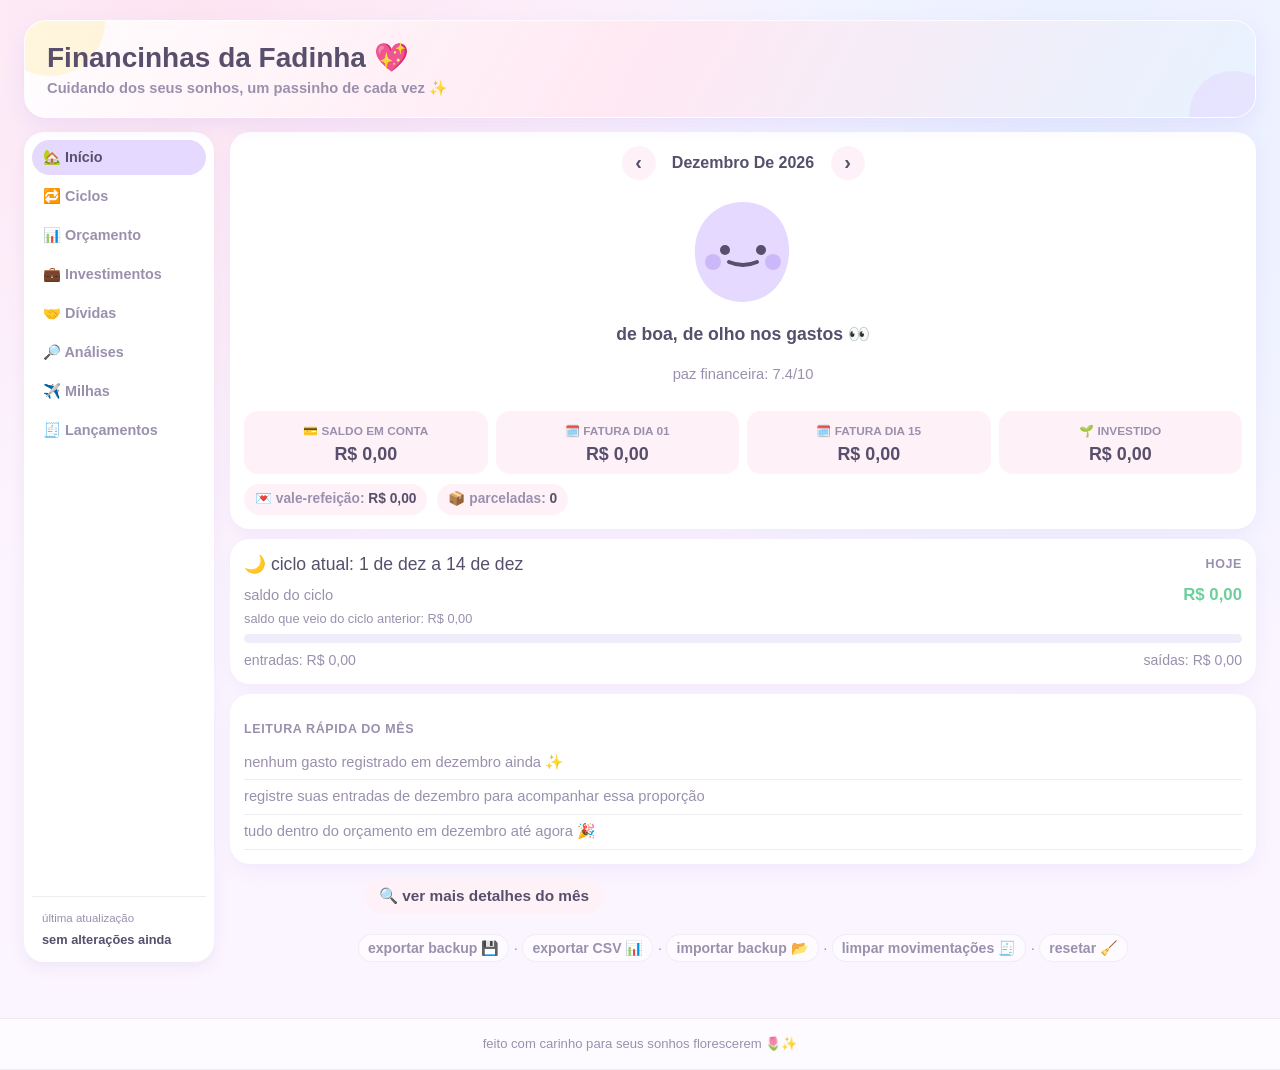
<file: Finanças.html>
<!DOCTYPE html>
<html lang="pt-BR">
<head>
<meta charset="UTF-8" />
<meta name="viewport" content="width=device-width, initial-scale=1.0" />
<title>Financinhas da Fadinha 💖</title>
<style>
  :root{
    --font-display: "Trebuchet MS", "Segoe UI", Arial, sans-serif;
    --font-body: "Segoe UI", Arial, sans-serif;
    --bg: #fbf5ff;
    --bg2: #fef2f8;
    --card: #ffffff;
    --pink: #ffd7e6;
    --pink-deep: #ff8fb8;
    --lilac: #e6d9ff;
    --lilac-deep: #b79cf2;
    --mint: #d3f5e3;
    --mint-deep: #6fcf9c;
    --butter: #fff0c2;
    --butter-deep: #ecb84a;
    --peach: #ffddc9;
    --peach-deep: #f2985f;
    --sky: #d7ecff;
    --sky-deep: #7fbdf0;
    --ink: #574f6b;
    --ink-soft: #9a90ad;
    --line: rgba(87, 79, 107, .1);
  }
  *{ box-sizing:border-box; }
  body{
    margin:0;
    background:
      radial-gradient(circle at 15% 0%, rgba(255,215,230,.55), transparent 40%),
      radial-gradient(circle at 85% 15%, rgba(215,236,255,.6), transparent 38%),
      var(--bg);
    color:var(--ink);
    font-family:var(--font-body);
    line-height:1.35;
    -webkit-font-smoothing:antialiased;
  }
  h1,h2,h3,.display{ font-family:var(--font-display); }
  .wrap{ max-width:1280px; margin:0 auto; padding:14px 12px 24px; }
  .app-layout{ display:block; }
  .content{ min-width:0; }
  .app-header{ position:relative; overflow:hidden; text-align:center; margin-bottom:12px; padding:16px 18px; border:1px solid rgba(255,255,255,.8); border-radius:22px; background:linear-gradient(120deg, rgba(255,255,255,.92), rgba(255,231,241,.86), rgba(230,243,255,.86)); box-shadow:0 8px 20px rgba(183,156,242,.18); }
  .app-header::before,.app-header::after{ content:''; position:absolute; border-radius:50%; opacity:.55; pointer-events:none; }
  .app-header::before{ width:110px; height:110px; background:var(--butter); top:-55px; left:-30px; }
  .app-header::after{ width:88px; height:88px; background:var(--lilac); right:-22px; bottom:-42px; }
  .app-header h1,.app-header p{ position:relative; z-index:1; }
  .app-header h1{ font-size:1.5rem; margin:0; }
  .app-header p{ margin:2px 0 0; color:var(--ink-soft); font-size:.92rem; font-weight:700; }

  /* nav */
  .nav{
    display:flex; gap:4px; overflow-x:auto; padding:4px;
    background:#fff; border-radius:999px; box-shadow:0 5px 14px rgba(180,150,200,.15);
    -ms-overflow-style:none; scrollbar-width:none; margin-bottom:12px;
  }
  .nav::-webkit-scrollbar{ display:none; }
  .nav button{
    flex:none; border:none; background:transparent; padding:8px 12px; border-radius:999px;
    font-family:var(--font-display); font-weight:700; font-size:.9rem; color:var(--ink-soft);
    cursor:pointer; transition:.18s ease; white-space:nowrap;
  }
  .nav button.active{ background:var(--lilac); color:var(--ink); }
  .nav-updated{ display:none; }

  .card{
    background:var(--card); border-radius:20px; padding:14px;
    box-shadow:0 6px 18px rgba(183,156,242,.12);
    margin-bottom:10px;
  }
  .card.soft{ background:var(--bg2); box-shadow:none; }
  .eyebrow{ font-weight:800; font-size:.78rem; letter-spacing:.05em; text-transform:uppercase; color:var(--ink-soft); }
  .muted{ color:var(--ink-soft); font-size:.92rem; }
  .row{ display:flex; align-items:center; }
  .between{ justify-content:space-between; }
  .gap8{ gap:8px; } .gap12{ gap:12px; } .gap16{ gap:16px; }
  .wfull{ width:100%; }

  /* mood blob */
  .blob-wrap{ display:flex; flex-direction:column; align-items:center; text-align:center; padding:2px 0; }
  .dashboard-month-nav{ display:flex; align-items:center; justify-content:center; gap:10px; margin-bottom:10px; }
  .dashboard-month-nav button{ width:34px; height:34px; border:none; border-radius:50%; background:var(--bg2); color:var(--ink); font-size:1.25rem; font-weight:800; cursor:pointer; }
  .dashboard-month-nav button:hover{ background:var(--lilac); }
  .dashboard-month-label{ min-width:155px; text-align:center; font-family:var(--font-display); font-weight:700; text-transform:capitalize; }
  .blob-label{ margin-top:6px; font-family:'Baloo 2',sans-serif; font-weight:700; font-size:1.1rem; }
  .blob-sub{ font-size:.92rem; color:var(--ink-soft); margin-top:0; }

  .stat-row{ display:grid; grid-template-columns:repeat(3,1fr); gap:8px; margin-top:10px; }
  .dashboard-stats{ grid-template-columns:repeat(2,1fr); }
  .stat-pill{ background:var(--bg2); border-radius:14px; padding:8px 7px; text-align:center; }
  .stat-pill .n{ font-family:'Baloo 2',sans-serif; font-weight:700; font-size:1.12rem; display:block; margin-top:1px; }
  .stat-pill .l{ font-size:.74rem; color:var(--ink-soft); font-weight:700; }

  .chip{
    border:none; border-radius:999px; padding:8px 12px; font-weight:700; font-size:.9rem;
    background:var(--bg2); color:var(--ink); cursor:pointer; transition:.15s;
    box-shadow:0 2px 8px rgba(180,150,200,.08);
  }
  .chip:hover{ background:var(--lilac); }

  .bar-track{ background:#f1ecf9; border-radius:999px; height:9px; overflow:hidden; }
  .bar-fill{ height:100%; border-radius:999px; transition:width .3s ease; }
  .fill-mint{ background:var(--mint-deep); }
  .fill-butter{ background:var(--butter-deep); }
  .fill-peach{ background:var(--peach-deep); }

  input, select{
    border:2px solid var(--line); background:#fff; border-radius:12px; padding:12px 14px;
    font-family:'Nunito',sans-serif; font-weight:700; font-size:1rem; color:var(--ink); outline:none; width:100%;
  }
  input:focus, select:focus{ border-color:var(--lilac-deep); box-shadow:0 0 0 3px rgba(183,156,242,.1); }
  label span.eyebrow{ display:block; margin-bottom:4px; }
  .auto-installment{ display:flex; align-items:center; gap:8px; margin-top:10px; font-size:.82rem; font-weight:700; color:var(--ink-soft); }
  .auto-installment input{ width:auto; }

  .btn{
    border:none; border-radius:999px; padding:9px 15px; font-family:var(--font-display);
    font-weight:700; font-size:.96rem; cursor:pointer; transition:.15s ease;
    box-shadow:0 3px 10px rgba(180,150,200,.10);
  }
  .btn-pink{ background:var(--pink-deep); color:#fff; }
  .btn-pink:hover{ background:#ff77a8; }
  .btn-ghost{ background:var(--bg2); color:var(--ink); box-shadow:none; }
  .btn-ghost:hover{ background:var(--lilac); }
  .btn-text{ background:rgba(255,255,255,.55); color:var(--ink-soft); font-weight:700; font-size:.88rem; padding:5px 9px; border-radius:999px; border:1px solid rgba(87,79,107,.08); }
  .btn-text:hover{ color:var(--pink-deep); background:rgba(255,215,230,.35); }

  .toggle-seg{ display:grid; grid-template-columns:repeat(auto-fit,minmax(140px,1fr)); gap:8px; background:rgba(255,255,255,.92); border:1px solid rgba(255,255,255,.8); border-radius:32px; padding:10px; box-shadow:0 8px 20px rgba(183,156,242,.1); }
  .toggle-seg button{
    border:none; background:rgba(255,255,255,.85); padding:12px 14px; border-radius:999px; font-weight:800; font-size:1rem; color:var(--ink-soft); cursor:pointer; white-space:nowrap; transition:.18s ease, transform .18s ease;
  }
  .toggle-seg button:hover{ transform:translateY(-1px); }
  .toggle-seg button.active{ background:var(--pink-deep); color:#fff; box-shadow:0 10px 22px rgba(255,143,184,.24); }

  .tx-item{ display:flex; align-items:center; justify-content:space-between; padding:7px 2px; border-bottom:1px solid var(--line); }
  .tx-item:last-child{ border-bottom:none; }
  .edit-panel{ margin-top:10px; padding-top:10px; border-top:1px dashed var(--line); }
  .hidden{ display:none !important; }

  .emoji-lg{ font-size:1.4rem; }

  #loading{
    position:fixed; inset:0; background:var(--bg); z-index:50; display:flex; flex-direction:column;
    align-items:center; justify-content:center; gap:10px;
  }
  .spin{ font-size:2rem; animation:sway 1s ease-in-out infinite; }
  @keyframes sway{ 0%,100%{ transform:rotate(-8deg)} 50%{ transform:rotate(8deg)} }

  .fab-row{ display:flex; gap:8px; overflow-x:auto; padding-bottom:2px; }
  .empty{ text-align:center; padding:12px 8px; color:var(--ink-soft); font-size:.92rem; }
  .chart-row{ display:grid; grid-template-columns:minmax(88px,1fr) 2fr auto; align-items:center; gap:8px; margin:7px 0; font-size:.9rem; }
  .chart-row .bar-track{ height:10px; }
  .installment-table{ width:100%; border-collapse:separate; border-spacing:0 8px; }
  .installment-table th, .installment-table td{ padding:10px 12px; text-align:left; }
  .installment-table th{ color:var(--ink-soft); font-size:.72rem; text-transform:uppercase; letter-spacing:.08em; }
  .installment-table tr{ background:var(--bg2); border-radius:16px; }
  .installment-table td{ background:rgba(255,255,255,.92); border:none; }
  .installment-table td strong{ display:block; margin-bottom:4px; }
  .chart-value{ font-weight:700; font-variant-numeric:tabular-nums; white-space:nowrap; }
  .chart-legend{ display:flex; gap:12px; font-size:.82rem; color:var(--ink-soft); margin-bottom:4px; }
  .legend-dot{ display:inline-block; width:9px; height:9px; border-radius:50%; margin-right:4px; }
  .investment-charts{ display:grid; gap:10px; margin-bottom:10px; }
  .market-cards{ display:grid; grid-template-columns:repeat(2,minmax(0,1fr)); gap:10px; margin-bottom:10px; }
  .market-cards .card{ margin:0; }
  .market-value{ margin:5px 0 2px; font-family:var(--font-display); font-size:1.3rem; }
  .market-detail{ margin:0; color:var(--ink-soft); font-size:.82rem; }
  .analysis-summary{ display:grid; grid-template-columns:repeat(2,minmax(0,1fr)); gap:10px; margin-bottom:10px; }
  .analysis-summary .card{ margin:0; }
  .analysis-metric strong{ display:block; margin:4px 0 2px; font-family:var(--font-display); font-size:1.15rem; }
  .analysis-metric small{ color:var(--ink-soft); font-size:.78rem; }
  .analysis-grid{ display:grid; gap:10px; }
  .analysis-list-item{ display:grid; grid-template-columns:minmax(90px,1fr) 1.7fr auto; align-items:center; gap:8px; margin:8px 0; font-size:.88rem; }
  .allocation-bar{ display:flex; height:14px; border-radius:999px; overflow:hidden; background:var(--bg2); margin:10px 0; }
  .allocation-segment{ min-width:2px; transition:width .3s ease; }
  .investment-chart-row{ display:grid; grid-template-columns:minmax(92px,1fr) 2fr; gap:8px; align-items:center; margin:7px 0; font-size:.9rem; }
  .investment-chart-row .bar-track{ height:11px; }
  .investment-chart-row small{ display:block; color:var(--ink-soft); margin-top:2px; }
  .cute-footer{ width:100%; margin-top:14px; padding:16px 16px; text-align:center; color:var(--ink-soft); font-size:.82rem; background:rgba(255,255,255,.6); border-top:1px solid var(--line); border-bottom:1px solid var(--line); }
  .cute-footer span{ display:inline-block; }

  .launch-shell{ display:grid; gap:12px; }
  .launch-grid{ display:grid; grid-template-columns:1fr; gap:12px; }
  .launch-card{ background:linear-gradient(135deg, rgba(255,255,255,.96), rgba(255,245,250,.94)); border:1px solid rgba(183,156,242,.16); box-shadow:0 10px 24px rgba(183,156,242,.12); border-radius:24px; padding:20px; }
  .launch-card .eyebrow{ margin-bottom:10px; }
  .launch-card-header{ display:flex; justify-content:space-between; align-items:center; gap:8px; margin-bottom:10px; }
  .launch-card-header .eyebrow{ margin:0; }
  .launch-stack{ display:flex; flex-direction:column; gap:10px; }
  .launch-surface{ background:rgba(255,255,255,.74); border:1px solid rgba(87,79,107,.08); border-radius:16px; padding:12px; }
  .launch-pill{ display:inline-flex; align-items:center; gap:6px; padding:6px 10px; border-radius:999px; background:var(--bg2); color:var(--ink-soft); font-size:.78rem; font-weight:700; }
  .launch-inline{ display:grid; gap:10px; }
  .launch-inline .row{ align-items:flex-start; }
  .tx-card{ display:flex; justify-content:space-between; align-items:flex-start; gap:12px; padding:12px 0; border-bottom:1px solid var(--line); }
  .tx-card:last-child{ border-bottom:none; padding-bottom:0; }
  .tx-card:first-child{ padding-top:0; }
  .tx-meta{ display:flex; flex-direction:column; gap:4px; min-width:0; }
  .tx-title{ font-weight:800; font-size:.95rem; color:var(--ink); }
  .tx-actions{ text-align:right; display:flex; flex-direction:column; align-items:flex-end; gap:8px; }
  .tx-amount{ font-family:var(--font-display); font-size:1rem; font-weight:800; white-space:nowrap; }
  .tx-chip{ display:inline-flex; align-items:center; gap:6px; width:max-content; padding:5px 9px; border-radius:999px; background:var(--bg2); color:var(--ink-soft); font-size:.74rem; font-weight:800; letter-spacing:.02em; }
  .tx-chip-muted{ background:rgba(255,255,255,.8); border:1px solid rgba(87,79,107,.08); }
  .tx-list{ display:flex; flex-direction:column; gap:0; }
  .launch-filters{ display:grid; gap:10px; margin-bottom:12px; }
  .launch-filters .row{ flex-wrap:wrap; }

  @media (min-width:600px){ .stat-row{ grid-template-columns:repeat(3,1fr); } .dashboard-stats{ grid-template-columns:repeat(4,1fr); } }

  @media (min-width:850px){
    .wrap{ padding:20px 24px 42px; }
    .app-header{ text-align:left; margin-bottom:14px; padding:18px 22px; }
    .app-header h1{ font-size:1.75rem; }
    .app-layout{ display:grid; grid-template-columns:190px minmax(0,1fr); gap:16px; align-items:stretch; }
    .nav{ flex-direction:column; align-items:stretch; padding:8px; border-radius:20px; margin:0; }
    .nav button{ width:100%; text-align:left; padding:9px 11px; }
  .nav-updated{ display:block; margin-top:auto; padding:14px 10px 6px; border-top:1px solid var(--line); color:var(--ink-soft); font-size:.72rem; }
    .nav-updated strong{ display:block; margin-top:4px; color:var(--ink); font-size:.8rem; }
    #dashboard{ display:grid; grid-template-columns:repeat(2,minmax(0,1fr)); gap:10px; }
    #dashboard .card{ margin:0; }
    #dashboard .card:first-child{ grid-column:1/-1; }
    #dashboard #currentCycleCard{ grid-column:1/-1; }
    #dashboard #insightCard{ grid-column:1/-1; }
    #dashboard #dashboardDetails{ grid-column:1/-1; }
    #cycleCards, #budgetCards, #investmentCards{ display:grid; grid-template-columns:repeat(2,minmax(0,1fr)); gap:10px; }
    #cycleCards .card, #budgetCards .card, #investmentCards .card{ margin:0; }
    .investment-charts{ grid-template-columns:repeat(2,minmax(0,1fr)); }
    .investment-charts .card{ margin:0; }
    .analysis-summary{ grid-template-columns:repeat(4,minmax(0,1fr)); }
    .analysis-grid{ grid-template-columns:repeat(2,minmax(0,1fr)); }
    .analysis-grid .card{ margin:0; }
    .launch-grid{ grid-template-columns:1fr; }
  }

  @media (min-width:1120px){
    #investmentCards{ grid-template-columns:repeat(3,minmax(0,1fr)); }
  }

  .quick-glance{ display:flex; flex-wrap:wrap; gap:10px; margin-top:10px; }
  .quick-glance span{ font-size:.86rem; color:var(--ink-soft); background:var(--bg2); padding:6px 11px; border-radius:999px; font-weight:700; }
  .quick-glance strong{ color:var(--ink); }
  .details-toggle{ display:flex; justify-content:center; margin:4px 0 10px; }
</style>
</head>
<body>

<div id="loading"><div class="spin">🌸</div><div class="muted">abrindo suas financinhas…</div></div>

<div class="wrap">
  <header class="app-header">
    <h1 class="display">Financinhas da Fadinha 💖</h1>
    <p>Cuidando dos seus sonhos, um passinho de cada vez ✨</p>
  </header>

  <div class="app-layout">
  <nav class="nav" id="nav">
    <button class="active" data-tab="dashboard">🏡 Início</button>
    <button data-tab="ciclos">🔁 Ciclos</button>
    <button data-tab="orcamento">📊 Orçamento</button>
    <button data-tab="investimentos">💼 Investimentos</button>
    <button data-tab="dividas">🤝 Dívidas</button>
    <button data-tab="analises">🔎 Análises</button>
    <button data-tab="milhas">✈️ Milhas</button>
    <button data-tab="lancamentos">🧾 Lançamentos</button>
    <div class="nav-updated">
      <span>última atualização</span>
      <strong id="lastUpdated">—</strong>
    </div>
  </nav>

  <main class="content">

  <!-- DASHBOARD -->
  <section id="dashboard" class="tab">
    <div class="card">
      <div class="dashboard-month-nav" aria-label="Navegar pelos meses">
        <button type="button" id="dashboardPrevMonth" aria-label="Mês anterior">‹</button>
        <span class="dashboard-month-label" id="dashboardMonthLabel"></span>
        <button type="button" id="dashboardNextMonth" aria-label="Próximo mês">›</button>
      </div>
      <div class="blob-wrap">
        <div id="blobSvg"></div>
        <p id="moodLabel" class="blob-label"></p>
        <p id="moodSub" class="blob-sub"></p>
      </div>
      <div class="stat-row dashboard-stats">
        <div class="stat-pill"><span class="l">💳 SALDO EM CONTA</span><span class="n" id="statPatrimonio">—</span></div>
        <div class="stat-pill"><span class="l">🗓️ FATURA DIA 01</span><span class="n" id="statFatura01">—</span></div>
        <div class="stat-pill"><span class="l">🗓️ FATURA DIA 15</span><span class="n" id="statFatura15">—</span></div>
        <div class="stat-pill"><span class="l">🌱 INVESTIDO</span><span class="n" id="statInvest">—</span></div>
      </div>
      <div class="quick-glance">
        <span>💌 vale-refeição: <strong id="statVr">—</strong></span>
        <span>📦 parceladas: <strong id="statInstallments">—</strong></span>
      </div>
    </div>

    <div class="card" id="currentCycleCard"></div>

    <div class="card" id="insightCard">
      <p class="eyebrow" style="margin-bottom:8px;">leitura rápida do mês</p>
      <div id="dashboardInsights"></div>
    </div>

    <div class="details-toggle">
      <button class="btn btn-ghost" id="toggleDashboardDetails" type="button">🔍 ver mais detalhes do mês</button>
    </div>

    <div id="dashboardDetails" class="hidden analysis-grid">
      <div class="card">
        <p class="eyebrow" id="categoryChartTitle" style="margin-bottom:8px;">gastos por categoria</p>
        <div id="categoryChart"></div>
      </div>

      <div class="card">
        <p class="eyebrow" id="bankChartTitle" style="margin-bottom:8px;">gastos por banco</p>
        <div id="bankChart"></div>
      </div>

      <div class="card">
        <p class="eyebrow" id="creditCardChartTitle" style="margin-bottom:8px;">fatura por cartão</p>
        <div id="creditCardChart"></div>
      </div>

      <div class="card">
        <p class="eyebrow" style="margin-bottom:8px;">parcelas em andamento</p>
        <div id="installmentTable"></div>
      </div>

      <div class="card">
        <p class="eyebrow" style="margin-bottom:8px;">últimos lançamentos</p>
        <div id="recentTx"></div>
      </div>
    </div>
  </section>

  <!-- CICLOS -->
  <section id="ciclos" class="tab hidden">
    <p class="muted" style="margin:0 0 14px;">Seu mês em dois pedacinhos 🔁 — cada ciclo cuida das suas próprias contas.</p>
    <div id="cycleCards"></div>
    <button class="btn btn-ghost wfull" id="addCycle">➕ novo ciclo</button>
  </section>

  <!-- ORÇAMENTO -->
  <section id="orcamento" class="tab hidden">
    <p class="muted" style="margin:0 0 14px;">Poucas categorias, com carinho 📊</p>
    <label style="display:block; margin-bottom:14px;"><span class="eyebrow">mês do orçamento</span><input id="budgetMonth" type="month" /></label>
    <div id="budgetCards"></div>
    <button class="btn btn-ghost wfull" id="addBudget">➕ nova categoria</button>
  </section>

  <!-- INVESTIMENTOS -->
  <section id="investimentos" class="tab hidden">
    <p class="muted" style="margin:0 0 14px;">O que você já colocou para crescer 💼</p>
    <div class="card soft row between" style="margin-bottom:10px;">
      <div><p class="eyebrow" style="margin:0;">total investido</p><strong id="investmentTotal" style="font-family:var(--font-display); font-size:1.45rem;"></strong></div>
      <span class="muted" id="investmentTotalGoal"></span>
    </div>
    <div class="market-cards">
      <div class="card">
        <div class="row between"><span class="eyebrow">💵 dólar comercial</span><button class="btn-text" id="refreshMarketData" type="button">atualizar</button></div>
        <p class="market-value" id="dollarValue">—</p>
        <p class="market-detail" id="dollarDetail">consultando cotação…</p>
      </div>
      <div class="card">
        <div class="row between"><span class="eyebrow">🏦 meta Selic</span><span class="eyebrow">a.a.</span></div>
        <p class="market-value" id="selicValue">—</p>
        <p class="market-detail" id="selicDetail">consultando taxa…</p>
      </div>
    </div>
    <div class="investment-charts">
      <div class="card">
        <p class="eyebrow" style="margin-bottom:8px;">distribuição da carteira</p>
        <div id="investmentAllocationChart"></div>
      </div>
      <div class="card">
        <p class="eyebrow" style="margin-bottom:8px;">distribuição por banco</p>
        <div id="investmentBankChart"></div>
      </div>
    </div>
    <div id="investmentCards"></div>
    <button class="btn btn-ghost wfull" id="addInvestment">➕ novo investimento</button>
  </section>

  <!-- DÍVIDAS -->
  <section id="dividas" class="tab hidden">
    <p class="muted" style="margin:0 0 14px;">Quem pega seu cartão emprestado fica devendo aqui 🤝 — mesma lógica das parcelas, mas por pessoa.</p>
    <div class="card soft row between" style="margin-bottom:10px;">
      <div><p class="eyebrow" style="margin:0;">total a receber</p><strong id="debtTotal" style="font-family:var(--font-display); font-size:1.45rem;"></strong></div>
    </div>
    <div id="debtorCards"></div>
    <button class="btn btn-ghost wfull" id="addDebtor" style="margin-bottom:14px;">➕ nova pessoa</button>

    <div class="card">
      <p class="eyebrow" style="margin-bottom:10px;">registrar pagamento recebido</p>
      <form id="debtPaymentForm" style="display:flex; flex-direction:column; gap:10px;">
        <select id="debtPaymentPerson" aria-label="pessoa que pagou"></select>
        <div class="row gap12">
          <input id="debtPaymentAmount" type="number" step="0.01" placeholder="R$ 0,00" />
          <input id="debtPaymentDate" type="date" />
        </div>
        <button class="btn btn-pink" type="submit">confirmar pagamento</button>
      </form>
    </div>

    <div class="card">
      <p class="eyebrow" style="margin-bottom:8px;">compras usadas por outras pessoas</p>
      <div id="debtTable"></div>
    </div>
  </section>

  <!-- ANÁLISES -->
  <section id="analises" class="tab hidden">
    <p class="muted" style="margin:0 0 14px;">Uma visão detalhada para entender melhor seus hábitos financeiros 🔎</p>
    <label style="display:block; margin-bottom:12px;"><span class="eyebrow">mês da análise</span><input id="analysisMonth" type="month" /></label>
    <div class="analysis-summary">
      <div class="card analysis-metric"><span class="eyebrow">entradas</span><strong id="analysisIncome">—</strong><small id="analysisIncomeDetail"></small></div>
      <div class="card analysis-metric"><span class="eyebrow">gastos</span><strong id="analysisExpense">—</strong><small id="analysisExpenseDetail"></small></div>
      <div class="card analysis-metric"><span class="eyebrow">investido</span><strong id="analysisInvested">—</strong><small>movimentações do mês</small></div>
      <div class="card analysis-metric"><span class="eyebrow">resultado do mês</span><strong id="analysisBalance">—</strong><small id="analysisBalanceDetail"></small></div>
    </div>
    <div class="analysis-grid">
      <div class="card"><p class="eyebrow" style="margin-bottom:8px;">gastos por categoria</p><div id="analysisCategoryChart"></div></div>
      <div class="card"><p class="eyebrow" style="margin-bottom:8px;">gastos por banco ou cartão</p><div id="analysisBankChart"></div></div>
      <div class="card"><p class="eyebrow" style="margin-bottom:8px;">parcelas no mês</p><div id="analysisInstallments"></div></div>
      <div class="card"><p class="eyebrow" style="margin-bottom:8px;">leitura rápida</p><div id="analysisInsights"></div></div>
    </div>
  </section>

  <!-- MILHAS -->
  <section id="milhas" class="tab hidden">
    <p class="muted" style="margin:0 0 14px;">Acompanhe seu próximo destino ✈️</p>
    <div class="card">
      <p class="eyebrow" style="margin-bottom:8px;">progresso da meta</p>
      <div class="row between"><span class="muted" id="milesSummary">0 milhas</span><strong id="milesPercent">0%</strong></div>
      <div class="bar-track" style="margin-top:8px;"><div id="milesProgress" class="bar-fill" style="width:0%; background:var(--sky-deep);"></div></div>
      <div id="milesBreakdown" style="margin-top:12px;"></div>
    </div>
    <div class="card">
      <label><span class="eyebrow">meta de milhas</span><input id="milesGoal" type="number" min="0" step="1" placeholder="ex.: 50.000" /></label>
      <button class="btn btn-ghost wfull" id="saveMilesGoal" type="button" style="margin-top:12px;">salvar meta</button>
    </div>
    <div class="card">
      <p class="eyebrow" style="margin-bottom:10px;">adicionar milhas</p>
      <form id="milesAddForm" style="display:flex; flex-direction:column; gap:10px;">
        <select id="milesOperation" aria-label="Operação de milhas">
          <option value="add">Adicionar milhas</option>
          <option value="remove">Remover milhas</option>
        </select>
        <select id="milesSource" aria-label="Onde as milhas estão acumuladas">
          <option value="XP">XP</option>
          <option value="Livelo">Livelo</option>
          <option value="Smiles">Smiles</option>
        </select>
        <div class="row gap12">
          <input id="milesAdd" type="number" min="1" step="1" placeholder="quantas milhas?" />
          <button class="btn btn-pink" type="submit">confirmar</button>
        </div>
      </form>
    </div>
  </section>

  <!-- LANÇAMENTOS -->
  <section id="lancamentos" class="tab hidden">
    <div class="launch-shell">
      <div class="launch-grid">
        <div class="card launch-card">
          <p class="eyebrow" style="margin-bottom:16px; font-size:.85rem;">novo lançamento</p>
          <form id="txForm" style="display:flex; flex-direction:column; gap:14px;">
            <div class="toggle-seg" style="width:100%; margin-bottom:6px;">
              <button type="button" class="active" data-type="expense">💸 Gasto</button>
              <button type="button" data-type="income">✨ Receita</button>
              <button type="button" data-type="investment">💼 Invest.</button>
              <button type="button" data-type="withdrawal">🏦 Saque</button>
              <button type="button" data-type="offset">✂️ Abater fatura</button>
            </div>
            
            <div style="display:grid; grid-template-columns:2fr 1fr; gap:12px;">
              <input id="txDesc" placeholder="descrição" style="font-size:1.05rem;" />
              <input id="txAmount" type="number" step="0.01" placeholder="R$ 0,00" style="font-size:1.05rem;" />
            </div>
            
            <div id="txInvestmentFields" class="hidden">
              <select id="txInvestment" aria-label="investimento alvo" style="font-size:1rem;"></select>
            </div>
            
            <select id="txCategory" style="font-size:1rem;"></select>
            
            <div style="display:grid; grid-template-columns:1fr 1fr; gap:12px;">
              <input id="txDate" type="date" style="font-size:1rem;" />
              <div class="muted" id="cycleHint" style="display:flex; align-items:center; font-size:.85rem; padding:0 14px; border-radius:12px; background:var(--bg2); font-weight:700;">ciclo: —</div>
            </div>
            
            <div id="txRecurringIncomeFields" class="hidden">
              <label class="auto-installment"><input id="txRecurringIncome" type="checkbox" /> repetir esta receita todos os meses</label>
            </div>
            
            <div id="txOffsetFields" class="hidden">
              <div class="launch-surface">
                <p class="eyebrow" style="margin:0 0 10px; font-size:.78rem;">detalhes do abatimento</p>
                <input id="txOffsetBank" placeholder="banco ou cartão da fatura (opcional)" style="margin-bottom:10px; font-size:1rem;" />
                <span class="eyebrow" style="display:block; margin-bottom:6px; font-size:.72rem;">qual fatura está sendo abatida?</span>
                <div class="toggle-seg" style="padding:6px;">
                  <button type="button" class="offset-fatura-day-btn active" data-fatura-day="01" style="padding:8px 10px; font-size:.88rem;">🗓️ fatura dia 01</button>
                  <button type="button" class="offset-fatura-day-btn" data-fatura-day="15" style="padding:8px 10px; font-size:.88rem;">🗓️ fatura dia 15</button>
                </div>
                <input id="txOffsetFaturaDay" type="hidden" value="01" />
                <div class="muted" style="font-size:.8rem; line-height:1.4; margin-top:8px;">
                  Use quando você já recebeu um valor e adiantou parte da fatura com ele. Esse lançamento aparece como algo positivo no saldo do ciclo (não como gasto), mas não entra no saldo em conta do dashboard, já que o dinheiro nunca passou pela sua conta.
                </div>
              </div>
            </div>

            <div id="txExpenseFields" class="hidden">
              <div class="launch-surface">
                <p class="eyebrow" style="margin:0 0 10px; font-size:.78rem;">detalhes da compra</p>
                <div class="toggle-seg" style="padding:6px; margin-bottom:10px;">
                  <button type="button" class="payment-method-btn active" data-payment="conta" style="padding:8px 10px; font-size:.88rem;">🏦 débito / conta</button>
                  <button type="button" class="payment-method-btn" data-payment="credito" style="padding:8px 10px; font-size:.88rem;">💳 cartão de crédito</button>
                </div>
                <input id="txPaymentMethod" type="hidden" value="conta" />
                <div id="txFaturaDayFields" class="hidden" style="margin-bottom:10px;">
                  <span class="eyebrow" style="display:block; margin-bottom:6px; font-size:.72rem;">qual fatura?</span>
                  <div class="toggle-seg" style="padding:6px;">
                    <button type="button" class="fatura-day-btn active" data-fatura-day="01" style="padding:8px 10px; font-size:.88rem;">🗓️ fatura dia 01</button>
                    <button type="button" class="fatura-day-btn" data-fatura-day="15" style="padding:8px 10px; font-size:.88rem;">🗓️ fatura dia 15</button>
                  </div>
                </div>
                <input id="txFaturaDay" type="hidden" value="01" />
                <input id="txBank" placeholder="banco ou cartão (opcional)" style="margin-bottom:10px; font-size:1rem;" />
                <div style="display:grid; grid-template-columns:1fr 1fr; gap:10px; margin-bottom:10px;">
                  <label style="display:flex; flex-direction:column;">
                    <span class="eyebrow" style="font-size:.75rem;">parcela atual</span>
                    <input id="txInstallmentCurrent" type="number" min="1" step="1" placeholder="1" style="font-size:1rem; margin-top:4px;" />
                  </label>
                  <label style="display:flex; flex-direction:column;">
                    <span class="eyebrow" style="font-size:.75rem;">total parcelas</span>
                    <input id="txInstallmentTotal" type="number" min="2" step="1" placeholder="1" style="font-size:1rem; margin-top:4px;" />
                  </label>
                </div>
                <label class="auto-installment"><input id="txScheduleInstallments" type="checkbox" checked /> lançar próximas parcelas</label>
                <div style="margin-top:10px;">
                  <label style="display:flex; flex-direction:column;">
                    <span class="eyebrow" style="font-size:.75rem;">usado por</span>
                    <select id="txDebtor" style="margin-top:4px;"></select>
                  </label>
                  <input id="txDebtorOther" placeholder="nome da pessoa" class="hidden" style="margin-top:8px;" />
                </div>
              </div>
            </div>
            
            <button class="btn btn-pink wfull" type="submit" style="font-size:1.05rem; padding:12px 16px;">adicionar 🌸</button>
          </form>
        </div>
      </div>
      <div class="card launch-card">
        <div class="launch-card-header">
          <p class="eyebrow" style="margin:0;">histórico</p>
          <span class="launch-pill">🧾 recente</span>
        </div>
        <div class="launch-filters">
          <div class="row gap8">
            <select id="txFilterType" aria-label="Filtrar lançamentos por tipo" style="flex:1;">
              <option value="">Todos os tipos</option>
              <option value="expense">Gastos</option>
              <option value="income">Receitas</option>
              <option value="offset">Abatimentos</option>
            </select>
            <select id="txFilterCategory" aria-label="Filtrar lançamentos por categoria" style="flex:1;"></select>
          </div>
          <select id="txFilterPayment" aria-label="Filtrar lançamentos por forma de pagamento">
            <option value="">💳🏦 fatura e débito</option>
            <option value="credito">💳 só fatura (crédito)</option>
            <option value="conta">🏦 só débito / conta</option>
          </select>
          <input id="txFilterName" type="search" aria-label="Pesquisar lançamentos por nome" placeholder="pesquisar por nome" />
          <input id="txFilterMonth" type="month" aria-label="Filtrar lançamentos por mês" />
        </div>
        <div id="txList" class="tx-list"></div>
      </div>
    </div>
  </section>

  <div style="text-align:center; margin-top:10px;">
    <button class="btn-text" id="btnExport">exportar backup 💾</button>
    <span class="muted">·</span>
    <button class="btn-text" id="btnExportCsv">exportar CSV 📊</button>
    <span class="muted">·</span>
    <button class="btn-text" id="btnImport">importar backup 📂</button>
    <input id="backupFile" type="file" accept="application/json,.json" class="hidden" />
    <span class="muted">·</span>
    <button class="btn-text" id="btnClearTransactions">limpar movimentações 🧾</button>
    <span class="muted">·</span>
    <button class="btn-text" id="btnReset">resetar 🧹</button>
  </div>
</main>
</div>
</div>
<footer class="cute-footer"><span>feito com carinho para seus sonhos florescerem 🌷✨</span></footer>

<script>
const money = new Intl.NumberFormat('pt-BR', { style:'currency', currency:'BRL' });
const KEY = 'finance-state-cute';

const defaults = {
  patrimonio: 0,
  vr: 0,
  updatedAt: null,
  cycles: [
    { name: '01 → 14', emoji:'🌙', income: 0, bills: 0, spend: 0, invest: 0 },
    { name: '15 → 31', emoji:'☀️', income: 0, bills: 0, spend: 0, invest: 0 }
  ],
  budgets: [],
  investments: [],
  debtors: [ { name:'Irmão', emoji:'👦' }, { name:'Mãe', emoji:'👩' } ],
  miles: { goal:0, current:0, balances:{ XP:0, Livelo:0, Smiles:0, Outros:0 } },
  recurringIncomes: [],
  tx: []
};

let state = null;
let dashboardMonth = '';
let saveTimer = null;
let txType = 'expense';

function normalizeCycleName(name){
  return String(name||'')
    .replace(/^31\s*→\s*14/, '01 → 14')
    .replace(/^15\s*→\s*30/, '15 → 31');
}

async function storageGet(key, fallback){
  try{
    if(window.storage && typeof window.storage.get==='function'){
      const res = await window.storage.get(key, fallback);
      if(res && res.value) return res;
    }
  }catch(e){}
  try{
    const raw = localStorage.getItem(key);
    return raw ? { value: raw } : fallback;
  }catch(e){ return fallback; }
}

async function storageSet(key, value, fallback){
  try{
    if(window.storage && typeof window.storage.set==='function'){
      await window.storage.set(key, value, fallback);
      return;
    }
  }catch(e){}
  try{ localStorage.setItem(key, value); }catch(e){}
}

async function loadState(){
  try{
    const res = await storageGet(KEY, false);
    if(res && res.value){
      const p = JSON.parse(res.value);
      return {
        ...structuredClone(defaults), ...p,
        cycles: p.cycles?.length ? p.cycles.map(c => ({
          ...c,
          name: normalizeCycleName(c.name)
        })) : structuredClone(defaults.cycles),
        budgets: p.budgets?.length ? p.budgets : structuredClone(defaults.budgets),
        investments: p.investments?.length ? p.investments : (p.goals?.length ? p.goals : structuredClone(defaults.investments)),
        debtors: p.debtors?.length ? p.debtors : structuredClone(defaults.debtors),
        miles: {
          ...defaults.miles,
          ...(p.miles||{}),
          balances: p.miles?.balances || { XP:0, Livelo:0, Smiles:0, Outros:Number(p.miles?.current||0) }
        },
        recurringIncomes: Array.isArray(p.recurringIncomes) ? p.recurringIncomes : structuredClone(defaults.recurringIncomes),
        tx: p.tx?.length ? p.tx.map(t=>({ ...t, cycle: normalizeCycleName(t.cycle) })) : structuredClone(defaults.tx)
      };
    }
  }catch(e){}
  return structuredClone(defaults);
}
function save(){
  state.updatedAt = new Date().toISOString();
  renderLastUpdated();
  clearTimeout(saveTimer);
  saveTimer = setTimeout(async () => {
    try{ await storageSet(KEY, JSON.stringify(state), false); }catch(e){ console.error(e); }
  }, 250);
}

function renderLastUpdated(){
  const target = document.getElementById('lastUpdated');
  if(!target) return;
  if(!state?.updatedAt){
    target.textContent = 'sem alterações ainda';
    return;
  }
  const date = new Date(state.updatedAt);
  target.textContent = Number.isNaN(date.getTime()) ? 'sem alterações ainda' : date.toLocaleString('pt-BR', { dateStyle:'short', timeStyle:'short' });
}

function pct(a,b){ if(!b) return 0; return Math.max(0, Math.min(100, (a/b)*100)); }
function fillClass(p){ if(p<=70) return 'fill-mint'; if(p<=90) return 'fill-butter'; return 'fill-peach'; }

function showTab(tabId){
  document.querySelectorAll('#nav button').forEach(b=>b.classList.remove('active'));
  const targetBtn = document.querySelector(`#nav button[data-tab="${tabId}"]`);
  if(targetBtn) targetBtn.classList.add('active');
  document.querySelectorAll('.tab').forEach(t=>t.classList.add('hidden'));
  const targetTab = document.getElementById(tabId);
  if(targetTab) targetTab.classList.remove('hidden');
  window.scrollTo({top:0, behavior:'smooth'});
}

function tabs(){
  document.querySelectorAll('#nav button').forEach(btn=>{
    btn.addEventListener('click', ()=>showTab(btn.dataset.tab));
  });
}

function getCycleBounds(cycle){
  const range = getCycleRange(cycle);
  if(!range) return null;
  const now = new Date();
  const [year, month] = cycle?.month ? cycle.month.split('-').map(Number) : [now.getFullYear(), now.getMonth()+1];
  const lastDay = new Date(year, month, 0).getDate();
  const startDay = Math.min(range.start, lastDay);
  const endDay = Math.min(range.end, lastDay);
  const prefix = `${year}-${String(month).padStart(2,'0')}`;
  return { start:`${prefix}-${String(startDay).padStart(2,'0')}`, end:`${prefix}-${String(endDay).padStart(2,'0')}` };
}

function transactionCashImpact(transaction){
  if(transaction.category==='Vale-Refeição') return 0;
  if(transaction.type==='offset') return 0;
  if(transaction.type==='expense' && transaction.paymentMethod==='credito') return 0;
  const amount = Math.abs(Number(transaction.amount||0));
  return ['income','withdrawal'].includes(transaction.type) ? amount : -amount;
}

function getCycleSummary(cycleName){
  const cycle = state.cycles.find(c=>c.name===cycleName);
  const bounds = getCycleBounds(cycle);
  const cycleTx = state.tx.filter(t=>{
    // Match if t.cycle exactly equals cycleName, or if cycleName starts with t.cycle (for month-specific cycles)
    const belongsToCycle = t.cycle===cycleName || cycleName.startsWith(t.cycle + ' · ') || (!t.cycle && !t.date && cycleName===cycle?.name);
    return belongsToCycle && (!bounds || !t.date || (t.date>=bounds.start && t.date<=bounds.end));
  });
  const income = cycleTx.filter(t=>['income','withdrawal'].includes(t.type)).reduce((s,t)=>s+Math.abs(Number(t.amount||0)),0);
  const bills = cycleTx.filter(t=>t.type==='expense' && t.category==='Compromissos').reduce((s,t)=>s+Math.abs(Number(t.amount||0)),0);
  const spend = cycleTx.filter(t=>t.type==='expense' && t.category!=='Compromissos').reduce((s,t)=>s+Math.abs(Number(t.amount||0)),0);
  const invest = cycleTx.filter(t=>t.type==='investment').reduce((s,t)=>s+Math.abs(Number(t.amount||0)),0);
  const offset = cycleTx.filter(t=>t.type==='offset').reduce((s,t)=>s+Math.abs(Number(t.amount||0)),0);
  return { income, bills, spend, invest, offset, tx: cycleTx };
}

function getCycleCarry(cycle){
  const bounds = getCycleBounds(cycle);
  if(!bounds) return Number(state.patrimonio||0);
  return Number(state.patrimonio||0) + state.tx
    .filter(t=>t.date && t.date<bounds.start)
    .reduce((sum,t)=>sum+transactionCashImpact(t),0);
}

function getDashboardSpendTotal(){
  return state.tx.filter(t=>t.type==='expense').reduce((s,t)=>s+Math.abs(Number(t.amount||0)),0);
}

function getDashboardMonth(){
  if(dashboardMonth) return dashboardMonth;
  const now = new Date();
  return `${now.getFullYear()}-${String(now.getMonth()+1).padStart(2,'0')}`;
}

function getDashboardMonthEnd(month){
  const [year, monthNumber] = month.split('-').map(Number);
  return `${month}-${String(new Date(year, monthNumber, 0).getDate()).padStart(2,'0')}`;
}

function shiftDashboardMonth(offset){
  const [year, month] = getDashboardMonth().split('-').map(Number);
  const target = new Date(year, month - 1 + offset, 1);
  dashboardMonth = `${target.getFullYear()}-${String(target.getMonth()+1).padStart(2,'0')}`;
  renderAll();
}

function getValeRefBalance(){
  const net = state.tx.reduce((sum, t)=>{
    if(t.category==='Vale-Refeição'){
      return sum + (t.type==='income' ? Number(t.amount||0) : -Math.abs(Number(t.amount||0)));
    }
    return sum;
  }, 0);
  return Math.max(0, Number(state.vr||0) + net);
}

function getBudgetMonth(){
  const selected = document.getElementById('budgetMonth')?.value;
  if(selected) return selected;
  const now = new Date();
  return `${now.getFullYear()}-${String(now.getMonth()+1).padStart(2,'0')}`;
}

function getBudgetSpent(budget){
  const month = getBudgetMonth();
  return state.tx
    .filter(t=>t.type==='expense' && t.category===budget.name && String(t.date||'').slice(0,7)===month)
    .reduce((sum,t)=>sum+Math.abs(Number(t.amount||0)),0);
}

function calcMood(){
  if(!state.cycles.length) return 7;
  const now = new Date();
  const today = `${now.getFullYear()}-${String(now.getMonth()+1).padStart(2,'0')}-${String(now.getDate()).padStart(2,'0')}`;
  const currentCycleName = getCycleForDate(today);
  const { income, bills, spend, invest, offset } = getCycleSummary(currentCycleName);
  const currentCycle = state.cycles.find(c=>c.name===currentCycleName);
  const available = getCycleCarry(currentCycle)+income+offset-bills-spend-invest;
  const cycleScore = available>=0
    ? 0.6+0.4*Math.min(1, available/Math.max(1,income))
    : Math.max(0, 0.6*(1+available/Math.max(1,income)));
  const overBudget = state.budgets.filter(budget=>getBudgetSpent(budget)>Number(budget.cap||0)).length;
  const budgetScore = state.budgets.length ? 1-overBudget/state.budgets.length : 1;
  return Math.max(0, Math.min(10, (cycleScore*0.65+budgetScore*0.35)*10));
}

function blobSVG(tone){
  const colors = {
    happy:{ body:'var(--mint)', cheeks:'var(--mint-deep)' },
    okay:{ body:'var(--lilac)', cheeks:'var(--lilac-deep)' },
    meh:{ body:'var(--peach)', cheeks:'var(--peach-deep)' }
  }[tone];
  const mouth = tone==='happy' ? 'M46,66 Q60,80 74,66' : tone==='okay' ? 'M46,70 Q60,76 74,70' : 'M46,72 Q60,62 74,72';
  return `
  <svg width="120" height="120" viewBox="0 0 120 120">
    <path d="M60,10 C90,10 108,34 106,62 C104,92 84,110 60,110 C36,110 14,94 12,64 C10,34 30,10 60,10 Z" fill="${colors.body}"/>
    <circle cx="42" cy="58" r="5" fill="var(--ink)"/>
    <circle cx="78" cy="58" r="5" fill="var(--ink)"/>
    <circle cx="30" cy="70" r="8" fill="${colors.cheeks}" opacity=".55"/>
    <circle cx="90" cy="70" r="8" fill="${colors.cheeks}" opacity=".55"/>
    <path d="${mouth}" stroke="var(--ink)" stroke-width="4" fill="none" stroke-linecap="round"/>
  </svg>`;
}

function renderMood(){
  const mood = calcMood();
  const tone = mood>=7.5 ? 'happy' : mood>=5 ? 'okay' : 'meh';
  const label = tone==='happy' ? 'tudo tranquilo por aqui! 🌿' : tone==='okay' ? 'de boa, de olho nos gastos 👀' : 'hora de dar uma espiadinha 🧡';
  document.getElementById('blobSvg').innerHTML = blobSVG(tone);
  document.getElementById('moodLabel').textContent = label;
  document.getElementById('moodSub').textContent = `paz financeira: ${mood.toFixed(1)}/10`;
}

function getFaturaTotal(month, faturaDay){
  const creditSpend = state.tx.filter(t=>t.type==='expense' && t.paymentMethod==='credito' && (t.faturaDay||'01')===faturaDay && String(t.date||'').slice(0,7)===month).reduce((s,t)=>s+Math.abs(Number(t.amount||0)),0);
  const offsetTotal = state.tx.filter(t=>t.type==='offset' && (t.faturaDay||'01')===faturaDay && String(t.date||'').slice(0,7)===month).reduce((s,t)=>s+Math.abs(Number(t.amount||0)),0);
  return Math.max(0, creditSpend - offsetTotal);
}

function renderStats(){
  const investmentsTotal = state.investments.reduce((s,g)=>s+Number(g.current||0),0);
  const now = new Date();
  const today = `${now.getFullYear()}-${String(now.getMonth()+1).padStart(2,'0')}-${String(now.getDate()).padStart(2,'0')}`;
  const accountBalance = Number(state.patrimonio || 0) + state.tx.filter(t=>!t.date || t.date<=today).reduce((sum,t)=>sum+transactionCashImpact(t),0);
  const totalSpent = getDashboardSpendTotal();
  const vrBalance = getValeRefBalance();
  const installmentCount = getInstallmentGroups().length;
  const fatura01 = getFaturaTotal(getDashboardMonth(), '01');
  const fatura15 = getFaturaTotal(getDashboardMonth(), '15');
  document.getElementById('statPatrimonio').textContent = money.format(accountBalance);
  document.getElementById('statFatura01').textContent = money.format(fatura01);
  document.getElementById('statFatura15').textContent = money.format(fatura15);
  document.getElementById('statVr').textContent = money.format(vrBalance);
  document.getElementById('statInvest').textContent = money.format(investmentsTotal);
  document.getElementById('statInstallments').textContent = installmentCount;
  document.getElementById('statPatrimonio').setAttribute('data-spend', totalSpent.toFixed(2));
}

function renderVisuals(){
  const currentMonth = getDashboardMonth();
  const [year, month] = currentMonth.split('-').map(Number);
  const monthLabel = new Date(year, month-1, 1).toLocaleString('pt-BR', { month:'long', year:'numeric' });
  document.getElementById('dashboardMonthLabel').textContent = monthLabel;
  document.getElementById('categoryChartTitle').textContent = `gastos por categoria — ${monthLabel}`;
  document.getElementById('bankChartTitle').textContent = `gastos por banco — ${monthLabel}`;
  const expenses = state.tx.filter(t=>t.type==='expense' && String(t.date||'').slice(0,7)===currentMonth);
  const byCategory = expenses.reduce((acc,t)=>{
    const name = t.category || 'Sem categoria';
    acc[name] = (acc[name]||0) + Math.abs(Number(t.amount||0));
    return acc;
  },{});
  const categories = Object.entries(byCategory).sort((a,b)=>b[1]-a[1]).slice(0,5);
  const categoryChart = document.getElementById('categoryChart');
  if(!categories.length){
    categoryChart.innerHTML = `<div class="empty">nenhum gasto em ${monthLabel} ✨</div>`;
  }else{
    const max = categories[0][1] || 1;
    categoryChart.innerHTML = categories.map(([name,value])=>`
      <div class="chart-row">
        <span>${name}</span>
        <div class="bar-track"><div class="bar-fill fill-peach" style="width:${(value/max)*100}%"></div></div>
        <span class="chart-value">${money.format(value)}</span>
      </div>`).join('');
  }

  const byBank = expenses.reduce((acc,t)=>{
    const bank = t.bank?.trim() || 'Sem banco';
    acc[bank] = (acc[bank]||0) + Math.abs(Number(t.amount||0));
    return acc;
  },{});
  const banks = Object.entries(byBank).sort((a,b)=>b[1]-a[1]).slice(0,5);
  const bankChart = document.getElementById('bankChart');
  if(!banks.length){
    bankChart.innerHTML = `<div class="empty">nenhum gasto por banco em ${monthLabel} ✨</div>`;
  }else{
    const maxBank = banks[0][1] || 1;
    bankChart.innerHTML = banks.map(([bank,value])=>`
      <div class="chart-row">
        <span>${bank}</span>
        <div class="bar-track"><div class="bar-fill fill-peach" style="width:${(value/maxBank)*100}%"></div></div>
        <span class="chart-value">${money.format(value)}</span>
      </div>`).join('');
  }

  document.getElementById('creditCardChartTitle').textContent = `fatura por cartão — ${monthLabel}`;
  const creditExpenses = expenses.filter(t=>t.paymentMethod==='credito');
  const offsetsThisMonth = state.tx.filter(t=>t.type==='offset' && String(t.date||'').slice(0,7)===currentMonth);
  const buildCardBreakdown = faturaDay => {
    const groupExpenses = creditExpenses.filter(t=>(t.faturaDay||'01')===faturaDay);
    const groupOffsets = offsetsThisMonth.filter(t=>(t.faturaDay||'01')===faturaDay);
    const byCard = groupExpenses.reduce((acc,t)=>{
      const bank = t.bank?.trim() || 'Sem cartão';
      acc[bank] = (acc[bank]||0) + Math.abs(Number(t.amount||0));
      return acc;
    },{});
    groupOffsets.forEach(t=>{
      const bank = t.bank?.trim() || 'Sem cartão';
      if(byCard[bank] !== undefined) byCard[bank] = Math.max(0, byCard[bank] - Math.abs(Number(t.amount||0)));
    });
    return Object.entries(byCard).sort((a,b)=>b[1]-a[1]).slice(0,5);
  };
  const renderCardGroup = (label, cards) => {
    if(!cards.length){
      return `<div class="eyebrow" style="margin:10px 0 4px; font-size:.72rem;">${label}</div><div class="empty" style="padding:6px 0;">nenhum gasto nessa fatura ✨</div>`;
    }
    const maxCard = cards[0][1] || 1;
    return `<div class="eyebrow" style="margin:10px 0 4px; font-size:.72rem;">${label}</div>` + cards.map(([card,value])=>`
      <div class="chart-row">
        <span>${card}</span>
        <div class="bar-track"><div class="bar-fill" style="width:${(value/maxCard)*100}%; background:var(--sky-deep);"></div></div>
        <span class="chart-value">${money.format(value)}</span>
      </div>`).join('');
  };
  const creditCardChart = document.getElementById('creditCardChart');
  creditCardChart.innerHTML = renderCardGroup('🗓️ fatura dia 01', buildCardBreakdown('01')) + renderCardGroup('🗓️ fatura dia 15', buildCardBreakdown('15'));
}

function renderDashboardInsights(){
  const currentMonth = getDashboardMonth();
  const [year, month] = currentMonth.split('-').map(Number);
  const monthLabel = new Date(year, month-1, 1).toLocaleString('pt-BR', { month:'long' });
  const monthTx = state.tx.filter(t=>String(t.date||'').slice(0,7)===currentMonth);
  const income = monthTx.filter(t=>t.type==='income').reduce((s,t)=>s+Math.abs(Number(t.amount||0)),0);
  const expenses = monthTx.filter(t=>t.type==='expense').reduce((s,t)=>s+Math.abs(Number(t.amount||0)),0);
  const invested = monthTx.filter(t=>t.type==='investment').reduce((s,t)=>s+Math.abs(Number(t.amount||0)),0);
  const byCategory = monthTx.filter(t=>t.type==='expense').reduce((groups,t)=>{
    const name = t.category || 'Sem categoria';
    groups[name] = (groups[name]||0) + Math.abs(Number(t.amount||0));
    return groups;
  },{});
  const topCategory = Object.entries(byCategory).sort((a,b)=>b[1]-a[1])[0];
  const overBudget = state.budgets.filter(b=>{
    const spent = monthTx.filter(t=>t.type==='expense' && t.category===b.name).reduce((s,t)=>s+Math.abs(Number(t.amount||0)),0);
    return spent > Number(b.cap||0) && Number(b.cap||0)>0;
  });

  const insights = [];
  insights.push(topCategory
    ? `maior gasto de ${monthLabel}: <strong>${topCategory[0]}</strong> · ${money.format(topCategory[1])}`
    : `nenhum gasto registrado em ${monthLabel} ainda ✨`);
  insights.push(income
    ? `você já comprometeu <strong>${((expenses/income)*100).toFixed(0)}%</strong> das entradas do mês com gastos`
    : `registre suas entradas de ${monthLabel} para acompanhar essa proporção`);
  if(overBudget.length){
    insights.push(`⚠️ categoria${overBudget.length>1?'s':''} estourando o orçamento: <strong>${overBudget.map(b=>b.name).join(', ')}</strong>`);
  } else if(invested>0){
    insights.push(`você investiu <strong>${money.format(invested)}</strong> em ${monthLabel} 🌱`);
  } else {
    insights.push(`tudo dentro do orçamento em ${monthLabel} até agora 🎉`);
  }
  document.getElementById('dashboardInsights').innerHTML = insights.map(text=>`<div class="muted" style="padding:7px 0; border-bottom:1px solid var(--line);">${text}</div>`).join('');
}

function getInstallmentGroups(){
  const installments = state.tx.filter(t=>t.type==='expense' && String(t.installment||'').trim());
  const now = new Date();
  const today = `${now.getFullYear()}-${String(now.getMonth()+1).padStart(2,'0')}-${String(now.getDate()).padStart(2,'0')}`;
  const monthsElapsed = dateStr => {
    if(!/^\d{4}-\d{2}-\d{2}$/.test(dateStr||'')) return 0;
    const [year, month, day] = dateStr.split('-').map(Number);
    let elapsed = (now.getFullYear()-year)*12 + (now.getMonth()+1-month);
    if(now.getDate() < day) elapsed--;
    return Math.max(0, elapsed);
  };
  const groups = {};
  installments.forEach((t,index)=>{
    const installmentMatch = String(t.installment||'').match(/^\s*(\d+)\s*(?:de|\/)\s*(\d+)\s*$/i);
    const current = Number(installmentMatch?.[1] || t.installmentCurrent || 0);
    const total = Number(installmentMatch?.[2] || t.installmentTotal || 0);
    const key = t.installmentGroup || `legacy-${String(t.desc||'compra').trim()}-${total}-${String(t.bank||'').trim()}-${index}`;
    if(!groups[key]){
      groups[key] = {
        desc: t.desc || 'Compra parcelada',
        amountPerInstallment: Math.abs(Number(t.amount||0)),
        dueCurrent: 0,
        initialCurrent: current || 1,
        initialDate: t.date || '',
        total,
        firstDate: t.date || '',
      };
    }
    const group = groups[key];
    if(current && (!group.initialCurrent || current < group.initialCurrent || (current===group.initialCurrent && t.date && (!group.initialDate || t.date<group.initialDate)))){
      group.initialCurrent = current;
      group.initialDate = t.date || group.initialDate;
    }
    if(!t.date || t.date<=today) group.dueCurrent = Math.max(group.dueCurrent, current);
    groups[key].total = Math.max(groups[key].total, total);
    if(!groups[key].firstDate && t.date) groups[key].firstDate = t.date;
  });
  return Object.values(groups).map(group=>({
    desc: group.desc,
    amountPerInstallment: group.amountPerInstallment,
    total: group.total,
    current: Math.min(group.total, Math.max(group.dueCurrent, group.initialCurrent + monthsElapsed(group.initialDate))),
    remaining: Math.max(0, group.total - Math.min(group.total, Math.max(group.dueCurrent, group.initialCurrent + monthsElapsed(group.initialDate)))),
    installmentLabel: `${Math.min(group.total, Math.max(group.dueCurrent, group.initialCurrent + monthsElapsed(group.initialDate))) || 1} de ${group.total}`,
    firstDate: group.firstDate,
  })).filter(g=>g.total > 1 && g.current < g.total);
}

function renderInstallmentTable(){
  const rows = getInstallmentGroups().sort((a,b)=>a.firstDate.localeCompare(b.firstDate));
  const container = document.getElementById('installmentTable');
  if(!container) return;
  if(!rows.length){
    container.innerHTML = `<div class="empty">nenhuma compra parcelada ativa ✨</div>`;
    return;
  }
  container.innerHTML = `
    <div style="overflow-x:auto;">
      <table class="installment-table">
        <thead>
          <tr><th>Compra</th><th>valor total</th><th>faltam</th></tr>
        </thead>
        <tbody>
          ${rows.map(row=>{
            const totalValue = row.amountPerInstallment * row.total;
            return `<tr><td><strong>${row.desc}</strong><span class="muted" style="font-size:.82rem;">parcela ${row.installmentLabel}</span></td><td>${money.format(totalValue)}</td><td>${row.remaining} ${row.remaining===1?'parcela':'parcelas'}</td></tr>`;
          }).join('')}
        </tbody>
      </table>
    </div>`;
}

function getCycleLabel(cycle){
  const monthValue = cycle?.month;
  if(monthValue){
    const [year, month] = monthValue.split('-');
    const parsed = new Date(Number(year), Number(month) - 1, 1);
    const monthName = parsed.toLocaleString('pt-BR', { month: 'long' });
    const range = String(cycle.name||'').match(/^(\d+)\s*→\s*(\d+)/);
    if(range){
      const lastDay = new Date(Number(year), Number(month), 0).getDate();
      const end = Number(range[1])===15 ? lastDay : range[2];
      return `${range[1]} - ${end} de ${monthName.charAt(0).toUpperCase()}${monthName.slice(1)}`;
    }
    return `${cycle.name || 'Ciclo'} • ${monthName.charAt(0).toUpperCase()}${monthName.slice(1)}`;
  }

  const trimmed = String(cycle?.name || '').trim();
  if(trimmed.includes('→')){
    const [startPart, endPart] = trimmed.split('→').map(s=>s.trim());
    const startNum = parseInt(startPart, 10);
    const endNum = parseInt(endPart, 10);
    const month = new Date().toLocaleString('pt-BR', { month: 'long' });
    if(startNum===1 && endNum===14){ return `01 - 14 de ${month}`; }
    if(startNum===15 && endNum===31){
      const now = new Date();
      const lastDay = new Date(now.getFullYear(), now.getMonth()+1, 0).getDate();
      return `15 - ${lastDay} de ${month}`;
    }
  }
  return trimmed;
}

function cycleCard(c,i){
  const { income, bills, spend, invest, offset, tx: cycleTx } = getCycleSummary(c.name);
  const carry = getCycleCarry(c);
  const available = carry + income + offset - bills - spend - invest;
  const p = pct(spend, income);
  const txPreview = cycleTx.slice(-3).map(t=>`
    <div class="tx-item" style="padding:8px 0;">
      <div>
        <div style="font-weight:700; font-size:.9rem;">${t.type==='income'?'✨':t.type==='offset'?'✂️':'💸'} ${t.desc}</div>
        <div class="muted" style="font-size:.76rem;">${t.date ? new Date(`${t.date}T12:00:00`).toLocaleDateString('pt-BR') : 'sem data'}</div>
      </div>
      <div style="font-weight:800; color:${t.type==='income'||t.type==='offset'?'var(--mint-deep)':'var(--peach-deep)'}; font-size:.9rem;">${t.type==='income'||t.type==='offset'?'+':'-'}${money.format(Math.abs(t.amount))}</div>
    </div>`).join('');
  return `
  <div class="card">
    <div class="row between">
      <p class="display" style="margin:0; font-size:1.05rem;">${c.emoji||'🔁'} ${getCycleLabel(c)}</p>
      <button class="btn-text" data-edit-cycle="${i}">editar ✏️</button>
    </div>
    <div class="row between" style="margin-top:10px;">
      <span class="muted">saldo do ciclo</span>
      <strong style="color:${available>=0?'var(--mint-deep)':'var(--peach-deep)'}">${money.format(available)}</strong>
    </div>
    <div class="muted" style="margin-top:4px; font-size:.8rem;">saldo que veio do ciclo anterior: ${money.format(carry)}</div>
    <div class="bar-track" style="margin-top:8px;"><div class="bar-fill ${fillClass(p)}" style="width:${p}%"></div></div>
    <div class="row between" style="margin-top:10px; font-size:.8rem; color:var(--ink-soft);">
      <span>entradas: ${money.format(income)}</span>
      <span>saídas: ${money.format(bills+spend)}</span>
    </div>
    ${offset>0 ? `<div class="row between" style="margin-top:4px; font-size:.8rem; color:var(--sky-deep); font-weight:700;"><span>✂️ abatido da fatura</span><span>+${money.format(offset)}</span></div>` : ''}

    <div style="margin-top:12px;">
      <div class="eyebrow" style="margin-bottom:6px;">lançamentos</div>
      ${cycleTx.length ? txPreview : '<div class="empty" style="padding:4px 0;">nenhum lançamento neste ciclo</div>'}
    </div>

    <div class="edit-panel hidden" id="cycleEdit${i}">
      <div class="stat-row" style="grid-template-columns:1fr 1fr;">
        <label><span class="eyebrow">entrada (lançamentos)</span><input type="number" step="0.01" value="${income.toFixed(2)}" readonly/></label>
        <label><span class="eyebrow">contas (lançamentos)</span><input type="number" step="0.01" value="${bills.toFixed(2)}" readonly/></label>
        <label><span class="eyebrow">gastos livres (lançamentos)</span><input type="number" step="0.01" value="${spend.toFixed(2)}" readonly/></label>
      </div>
      <div class="row between" style="margin-top:12px; gap:8px; flex-wrap:wrap;">
        <input data-cycle="${i}" data-field="name" value="${c.name}" placeholder="nome do ciclo" style="max-width:60%;"/>
        <input data-cycle="${i}" data-field="month" type="month" value="${c.month || ''}" style="max-width:38%; min-width:140px;"/>
        <button class="btn-text" style="color:var(--peach-deep)" data-del-cycle="${i}">remover 🗑️</button>
      </div>
    </div>
  </div>`;
}

function renderCycles(){
  const openPanels = Array.from(document.querySelectorAll('#cycleCards .edit-panel:not(.hidden)')).map(panel=>panel.id);
  document.getElementById('cycleCards').innerHTML = state.cycles.map(cycleCard).join('') || `<div class="empty">nenhum ciclo ainda 🌱</div>`;
  openPanels.forEach(id=>document.getElementById(id)?.classList.remove('hidden'));
  document.querySelectorAll('[data-edit-cycle]').forEach(b=>b.addEventListener('click', e=>{
    document.getElementById('cycleEdit'+e.target.dataset.editCycle).classList.toggle('hidden');
  }));
  document.querySelectorAll('[data-cycle]').forEach(inp=>inp.addEventListener('input', e=>{
    const idx=+e.target.dataset.cycle, field=e.target.dataset.field;
    if(field==='month'){
      state.cycles[idx][field] = e.target.value;
    } else {
      state.cycles[idx][field] = field==='name' ? e.target.value : Number(e.target.value||0);
    }
    save();
  }));
  document.querySelectorAll('[data-cycle]').forEach(inp=>inp.addEventListener('change', ()=>{
    renderMood(); renderCycles(); renderCurrentCycle();
  }));
  document.querySelectorAll('[data-cycle]').forEach(inp=>inp.addEventListener('blur', ()=>{
    renderMood(); renderCycles(); renderCurrentCycle();
  }));
  document.querySelectorAll('[data-del-cycle]').forEach(b=>b.addEventListener('click', e=>{
    state.cycles.splice(+e.target.dataset.delCycle,1); save(); renderAll();
  }));
}

function renderCurrentCycle(){
  const now = new Date();
  const today = `${now.getFullYear()}-${String(now.getMonth()+1).padStart(2,'0')}-${String(now.getDate()).padStart(2,'0')}`;
  const cycleName = getCycleForDate(today);
  const cycle = state.cycles.find(c=>c.name===cycleName);
  const target = document.getElementById('currentCycleCard');
  if(!cycle){
    target.innerHTML = '<div class="empty">nenhum ciclo identificado para hoje 🌱</div>';
    return;
  }
  const { income, bills, spend, invest, offset, tx } = getCycleSummary(cycle.name);
  const carry = getCycleCarry(cycle);
  const available = carry+income+offset-bills-spend-invest;
  const progress = pct(spend, income);
  target.innerHTML = `
    <div class="row between"><p class="display" style="margin:0; font-size:1.1rem;">${cycle.emoji||'🔁'} ciclo atual: ${getCyclePeriod(today, cycle)}</p><span class="eyebrow">hoje</span></div>
    <div class="row between" style="margin-top:8px;"><span class="muted">saldo do ciclo</span><strong style="color:${available>=0?'var(--mint-deep)':'var(--peach-deep)'}; font-size:1.05rem;">${money.format(available)}</strong></div>
    <div class="muted" style="margin-top:3px; font-size:.8rem;">saldo que veio do ciclo anterior: ${money.format(carry)}</div>
    <div class="bar-track" style="margin-top:7px;"><div class="bar-fill ${fillClass(progress)}" style="width:${progress}%"></div></div>
    <div class="row between" style="margin-top:8px; font-size:.88rem; color:var(--ink-soft);"><span>entradas: ${money.format(income)}</span><span>saídas: ${money.format(bills+spend)}</span></div>
    ${offset>0 ? `<div class="row between" style="margin-top:4px; font-size:.88rem; color:var(--sky-deep); font-weight:700;"><span>✂️ abatido da fatura</span><span>+${money.format(offset)}</span></div>` : ''}`;
}

function budgetCard(b,i){
  const spent = getBudgetSpent(b);
  const p = pct(spent, b.cap);
  const remaining = b.cap-spent;
  return `
  <div class="card">
    <div class="row between">
      <p class="display" style="margin:0; font-size:1.02rem;">${b.emoji||'📊'} ${b.name}</p>
      <button class="btn-text" data-edit-budget="${i}">editar ✏️</button>
    </div>
    <div class="row between" style="margin-top:10px;">
      <span class="muted">sobra</span>
      <strong style="color:${remaining>=0?'var(--mint-deep)':'var(--peach-deep)'}">${money.format(remaining)}</strong>
    </div>
    <div class="bar-track" style="margin-top:8px;"><div class="bar-fill ${fillClass(p)}" style="width:${Math.min(p,100)}%"></div></div>

    <div class="edit-panel hidden" id="budgetEdit${i}">
      <div class="stat-row" style="grid-template-columns:1fr 1fr;">
        <label><span class="eyebrow">teto</span><input data-budget="${i}" data-field="cap" type="number" step="0.01" value="${b.cap}"/></label>
        <label><span class="eyebrow">gasto (pelos lançamentos)</span><input type="number" step="0.01" value="${spent.toFixed(2)}" readonly/></label>
      </div>
      <div class="row between" style="margin-top:12px; gap:8px; flex-wrap:wrap;">
        <input data-budget="${i}" data-field="emoji" value="${b.emoji||'📊'}" placeholder="emoji" maxlength="2" style="max-width:24%;"/>
        <input data-budget="${i}" data-field="name" value="${b.name}" placeholder="nome" style="max-width:60%;"/>
        <button class="btn-text" style="color:var(--peach-deep)" data-del-budget="${i}">remover 🗑️</button>
      </div>
    </div>
  </div>`;
}

function renderBudgets(){
  const openPanels = Array.from(document.querySelectorAll('#budgetCards .edit-panel:not(.hidden)')).map(panel=>panel.id);
  document.getElementById('budgetCards').innerHTML = state.budgets.map(budgetCard).join('') || `<div class="empty">nenhuma categoria ainda 📊</div>`;
  openPanels.forEach(id=>document.getElementById(id)?.classList.remove('hidden'));
  document.querySelectorAll('[data-edit-budget]').forEach(b=>b.addEventListener('click', e=>{
    document.getElementById('budgetEdit'+e.target.dataset.editBudget).classList.toggle('hidden');
  }));
  document.querySelectorAll('[data-budget]').forEach(inp=>{
    inp.addEventListener('input', e=>{
      const idx=+e.target.dataset.budget, field=e.target.dataset.field;
      if(field==='name' || field==='emoji'){
        const previousValue = state.budgets[idx][field];
        state.budgets[idx][field] = e.target.value;
        if(field==='name'){
          state.tx.forEach(t=>{
            if(t.category===previousValue) t.category=e.target.value;
          });
        }
      } else {
        state.budgets[idx][field] = Number(e.target.value||0);
      }
      save();
    });
    inp.addEventListener('change', ()=>{
      renderMood(); renderBudgets(); txOptions();
    });
    inp.addEventListener('blur', ()=>{
      renderMood(); renderBudgets(); txOptions();
    });
  });
  document.querySelectorAll('[data-del-budget]').forEach(b=>b.addEventListener('click', e=>{
    state.budgets.splice(+e.target.dataset.delBudget,1); save(); renderAll();
  }));
}

async function refreshMarketData(){
  const button = document.getElementById('refreshMarketData');
  const dollarValue = document.getElementById('dollarValue');
  const dollarDetail = document.getElementById('dollarDetail');
  const selicValue = document.getElementById('selicValue');
  const selicDetail = document.getElementById('selicDetail');
  if(!button || !dollarValue || !selicValue) return;
  button.disabled = true;
  button.textContent = 'atualizando…';
  try{
    const [dollarResult, selicResult] = await Promise.allSettled([
      fetch('https://economia.awesomeapi.com.br/json/last/USD-BRL', { cache:'no-store' }).then(response=>{
        if(!response.ok) throw new Error('cotação indisponível');
        return response.json();
      }),
      fetch('https://api.bcb.gov.br/dados/serie/bcdata.sgs.432/dados/ultimos/1?formato=json', { cache:'no-store' }).then(response=>{
        if(!response.ok) throw new Error('Selic indisponível');
        return response.json();
      })
    ]);
    if(dollarResult.status==='fulfilled'){
      const quote = dollarResult.value.USDBRL;
      const updatedAt = quote?.timestamp ? new Date(Number(quote.timestamp)*1000).toLocaleString('pt-BR', { dateStyle:'short', timeStyle:'short' }) : 'agora';
      dollarValue.textContent = money.format(Number(quote?.bid||0));
      dollarDetail.textContent = `${Number(quote?.pctChange||0).toFixed(2)}% • ${updatedAt}`;
    }else{
      dollarValue.textContent = '—';
      dollarDetail.textContent = 'cotação indisponível; tente atualizar';
    }
    if(selicResult.status==='fulfilled' && selicResult.value?.[0]){
      const selic = selicResult.value[0];
      selicValue.textContent = `${Number(String(selic.valor).replace(',','.')).toLocaleString('pt-BR', { minimumFractionDigits:2, maximumFractionDigits:2 })}%`;
      selicDetail.textContent = `divulgada em ${selic.data}`;
    }else{
      selicValue.textContent = '—';
      selicDetail.textContent = 'taxa indisponível; tente atualizar';
    }
  }catch(error){
    dollarDetail.textContent = 'não foi possível consultar os dados';
    selicDetail.textContent = 'não foi possível consultar os dados';
  }finally{
    button.disabled = false;
    button.textContent = 'atualizar';
  }
}

function investmentCard(g,i){
  const p = pct(g.current, g.target);
  return `
  <div class="card">
    <div class="row between">
      <p class="display" style="margin:0; font-size:1.02rem;">${g.emoji||'💼'} ${g.name}</p>
      <button class="btn-text" data-edit-investment="${i}">editar ✏️</button>
    </div>
    <div class="row between" style="margin-top:10px;">
      <span class="muted">${money.format(g.current)} de ${money.format(g.target)}</span>
      <strong>${p.toFixed(0)}%</strong>
    </div>
    ${g.bank ? `<div class="muted" style="margin-top:6px; font-size:.8rem;">🏦 ${g.bank}</div>` : ''}
    <div class="bar-track" style="margin-top:8px;"><div class="bar-fill" style="width:${Math.min(p,100)}%; background:var(--lilac-deep);"></div></div>

    <div class="edit-panel hidden" id="investmentEdit${i}">
      <div class="stat-row" style="grid-template-columns:1fr 1fr;">
        <label><span class="eyebrow">objetivo</span><input data-investment="${i}" data-field="target" type="number" step="0.01" value="${g.target}"/></label>
        <label><span class="eyebrow">investido</span><input data-investment="${i}" data-field="current" type="number" step="0.01" value="${g.current}"/></label>
      </div>
      <label style="display:block; margin-top:12px;"><span class="eyebrow">banco ou corretora</span><input data-investment="${i}" data-field="bank" value="${g.bank||''}" placeholder="ex.: Nubank, Itaú, XP"/></label>
      <div class="row between" style="margin-top:12px;">
        <input data-investment="${i}" data-field="emoji" value="${g.emoji||'💼'}" aria-label="Emoji do investimento" placeholder="emoji" maxlength="2" style="max-width:20%;"/>
        <input data-investment="${i}" data-field="name" value="${g.name}" placeholder="nome" style="max-width:60%;"/>
        <button class="btn-text" style="color:var(--peach-deep)" data-del-investment="${i}">remover 🗑️</button>
      </div>
    </div>
  </div>`;
}

function renderInvestments(){
  const openPanels = Array.from(document.querySelectorAll('#investmentCards .edit-panel:not(.hidden)')).map(panel=>panel.id);
  const total = state.investments.reduce((sum, investment)=>sum+Math.max(0, Number(investment.current||0)),0);
  const goal = state.investments.reduce((sum, investment)=>sum+Math.max(0, Number(investment.target||0)),0);
  document.getElementById('investmentTotal').textContent = money.format(total);
  document.getElementById('investmentTotalGoal').textContent = goal ? `meta: ${money.format(goal)}` : '';
  document.getElementById('investmentCards').innerHTML = state.investments.map(investmentCard).join('') || `<div class="empty">nenhum investimento ainda 💼</div>`;
  openPanels.forEach(id=>document.getElementById(id)?.classList.remove('hidden'));
  document.querySelectorAll('[data-edit-investment]').forEach(b=>b.addEventListener('click', e=>{
    document.getElementById('investmentEdit'+e.target.dataset.editInvestment).classList.toggle('hidden');
  }));
  document.querySelectorAll('[data-investment]').forEach(inp=>{
    inp.addEventListener('input', e=>{
      const idx=+e.target.dataset.investment, field=e.target.dataset.field;
      state.investments[idx][field] = (field==='name' || field==='bank' || field==='emoji') ? e.target.value : Number(e.target.value||0);
      save();
    });
    inp.addEventListener('change', ()=>{
      renderMood(); renderStats(); renderInvestmentVisuals(); renderInvestments();
    });
    inp.addEventListener('blur', ()=>{
      renderMood(); renderStats(); renderInvestmentVisuals(); renderInvestments();
    });
  });
  document.querySelectorAll('[data-del-investment]').forEach(b=>b.addEventListener('click', e=>{
    state.investments.splice(+e.target.dataset.delInvestment,1); save(); renderAll();
  }));
}

function renderInvestmentVisuals(){
  const investments = state.investments.map((g,i)=>({ ...g, current:Math.max(0,Number(g.current||0)), target:Math.max(0,Number(g.target||0)), i }));
  const allocation = document.getElementById('investmentAllocationChart');
  const bankChart = document.getElementById('investmentBankChart');
  const colors = ['var(--lilac-deep)','var(--mint-deep)','var(--sky-deep)','var(--butter-deep)','var(--peach-deep)'];
  const total = investments.reduce((sum,g)=>sum+g.current,0);
  const held = investments.filter(g=>g.current>0);
  if(!held.length){
    allocation.innerHTML = '<div class="empty">adicione seus investimentos para ver a composição da carteira 💼</div>';
  }else{
    allocation.innerHTML = `
      <div class="allocation-bar" role="img" aria-label="Distribuição da carteira por investimento">
        ${held.map((g,index)=>`<span class="allocation-segment" style="width:${(g.current/total)*100}%; background:${colors[index%colors.length]};" aria-label="${g.name}: ${money.format(g.current)}"></span>`).join('')}
      </div>
      ${held.map((g,index)=>`<div class="row between" style="margin:7px 0; font-size:.82rem;"><span><i class="legend-dot" style="background:${colors[index%colors.length]};"></i>${g.name}</span><strong>${((g.current/total)*100).toFixed(1)}%</strong></div>`).join('')}`;
  }
  const banks = Object.values(investments.reduce((groups, investment)=>{
    const bank = investment.bank?.trim() || 'Não informado';
    if(!groups[bank]) groups[bank] = { name:bank, current:0 };
    groups[bank].current += investment.current;
    return groups;
  }, {})).filter(bank=>bank.current>0);
  if(!banks.length){
    bankChart.innerHTML = '<div class="empty">informe o banco e o valor investido para ver a distribuição 🏦</div>';
  }else{
    bankChart.innerHTML = `
      <div class="allocation-bar" role="img" aria-label="Distribuição da carteira por banco">
        ${banks.map((bank,index)=>`<span class="allocation-segment" style="width:${(bank.current/total)*100}%; background:${colors[index%colors.length]};" aria-label="${bank.name}: ${money.format(bank.current)}"></span>`).join('')}
      </div>
      ${banks.map((bank,index)=>`<div class="row between" style="margin:7px 0; font-size:.82rem;"><span><i class="legend-dot" style="background:${colors[index%colors.length]};"></i>${bank.name}</span><strong>${money.format(bank.current)} · ${((bank.current/total)*100).toFixed(1)}%</strong></div>`).join('')}`;
  }
}

function getDebtSummary(name){
  const charged = state.tx.filter(t=>t.type==='expense' && t.debtor===name).reduce((s,t)=>s+Math.abs(Number(t.amount||0)),0);
  const paid = state.tx.filter(t=>t.type==='income' && t.debtor===name && t.category==='Reembolso').reduce((s,t)=>s+Math.abs(Number(t.amount||0)),0);
  return { charged, paid, remaining: Math.max(0, charged-paid) };
}

function debtorCard(d,i){
  const { charged, paid, remaining } = getDebtSummary(d.name);
  const p = pct(paid, charged);
  return `
  <div class="card">
    <div class="row between">
      <p class="display" style="margin:0; font-size:1.02rem;">${d.emoji||'🙋'} ${d.name}</p>
      <button class="btn-text" data-edit-debtor="${i}">editar ✏️</button>
    </div>
    <div class="row between" style="margin-top:10px;">
      <span class="muted">te deve</span>
      <strong style="color:${remaining>0?'var(--peach-deep)':'var(--mint-deep)'}">${money.format(remaining)}</strong>
    </div>
    <div class="muted" style="margin-top:4px; font-size:.8rem;">gastou ${money.format(charged)} · já pagou ${money.format(paid)}</div>
    <div class="bar-track" style="margin-top:8px;"><div class="bar-fill fill-mint" style="width:${Math.min(p,100)}%"></div></div>

    <div class="edit-panel hidden" id="debtorEdit${i}">
      <div class="row between" style="gap:8px; flex-wrap:wrap;">
        <input data-debtor="${i}" data-field="emoji" value="${d.emoji||'🙋'}" placeholder="emoji" maxlength="2" style="max-width:24%;"/>
        <input data-debtor="${i}" data-field="name" value="${d.name}" placeholder="nome" style="max-width:60%;"/>
        <button class="btn-text" style="color:var(--peach-deep)" data-del-debtor="${i}">remover 🗑️</button>
      </div>
    </div>
  </div>`;
}

function renderDebtTable(){
  const rows = state.tx.filter(t=>t.type==='expense' && t.debtor).sort((a,b)=>(b.date||'').localeCompare(a.date||''));
  const container = document.getElementById('debtTable');
  if(!container) return;
  if(!rows.length){
    container.innerHTML = `<div class="empty">nenhuma compra atribuída a alguém ainda ✨</div>`;
    return;
  }
  container.innerHTML = `
    <div style="overflow-x:auto;">
      <table class="installment-table">
        <thead><tr><th>compra</th><th>pessoa</th><th>valor</th><th>data</th></tr></thead>
        <tbody>
          ${rows.map(t=>{
            const debtorInfo = state.debtors.find(d=>d.name===t.debtor);
            const dateLabel = t.date ? new Date(`${t.date}T12:00:00`).toLocaleDateString('pt-BR') : 'sem data';
            return `<tr><td><strong>${t.desc}</strong></td><td>${debtorInfo?.emoji||'🙋'} ${t.debtor}</td><td>${money.format(Math.abs(t.amount))}</td><td>${dateLabel}</td></tr>`;
          }).join('')}
        </tbody>
      </table>
    </div>`;
}

function renderDebtors(){
  const openPanels = Array.from(document.querySelectorAll('#debtorCards .edit-panel:not(.hidden)')).map(panel=>panel.id);
  const total = state.debtors.reduce((sum,d)=>sum+getDebtSummary(d.name).remaining,0);
  document.getElementById('debtTotal').textContent = money.format(total);
  document.getElementById('debtorCards').innerHTML = state.debtors.map(debtorCard).join('') || `<div class="empty">nenhuma pessoa cadastrada ainda 🤝</div>`;
  openPanels.forEach(id=>document.getElementById(id)?.classList.remove('hidden'));
  document.querySelectorAll('[data-edit-debtor]').forEach(b=>b.addEventListener('click', e=>{
    document.getElementById('debtorEdit'+e.target.dataset.editDebtor).classList.toggle('hidden');
  }));
  document.querySelectorAll('[data-debtor]').forEach(inp=>{
    inp.addEventListener('input', e=>{
      const idx=+e.target.dataset.debtor, field=e.target.dataset.field;
      const previousValue = state.debtors[idx][field];
      state.debtors[idx][field] = e.target.value;
      if(field==='name'){
        state.tx.forEach(t=>{ if(t.debtor===previousValue) t.debtor = e.target.value; });
      }
      save();
    });
    inp.addEventListener('change', ()=>{ renderDebtors(); renderDebtorOptions(); renderDebtPaymentOptions(); });
    inp.addEventListener('blur', ()=>{ renderDebtors(); renderDebtorOptions(); renderDebtPaymentOptions(); });
  });
  document.querySelectorAll('[data-del-debtor]').forEach(b=>b.addEventListener('click', e=>{
    state.debtors.splice(+e.target.dataset.delDebtor,1); save(); renderAll();
  }));
  renderDebtTable();
}

function renderDebtorOptions(){
  const select = document.getElementById('txDebtor');
  if(!select) return;
  const currentValue = select.value;
  select.innerHTML = `<option value="">Eu (meu gasto)</option>${state.debtors.map(d=>`<option value="${d.name}">${d.emoji||'🙋'} ${d.name}</option>`).join('')}<option value="__other__">➕ outra pessoa...</option>`;
  if(currentValue && Array.from(select.options).some(o=>o.value===currentValue)) select.value = currentValue;
}

function renderDebtPaymentOptions(){
  const select = document.getElementById('debtPaymentPerson');
  if(!select) return;
  const currentValue = select.value;
  if(!state.debtors.length){
    select.innerHTML = '<option value="">adicione uma pessoa primeiro</option>';
    return;
  }
  select.innerHTML = state.debtors.map(d=>`<option value="${d.name}">${d.emoji||'🙋'} ${d.name}</option>`).join('');
  if(currentValue && Array.from(select.options).some(o=>o.value===currentValue)) select.value = currentValue;
}

function txOptions(){
  const cats = ['Receitas','Compromissos', 'Vale-Refeição', 'Viagens', 'Reembolso', 'Abatimento de fatura', ...state.budgets.map(b=>b.name), 'Outros'];
  document.getElementById('txCategory').innerHTML = cats.map(c=>`<option>${c}</option>`).join('');
  const filter = document.getElementById('txFilterCategory');
  const selected = filter.value;
  filter.innerHTML = `<option value="">Todas as categorias</option>${cats.map(c=>`<option>${c}</option>`).join('')}`;
  filter.value = cats.includes(selected) ? selected : '';
}

function getCycleRange(cycle){
  const parts = String(cycle?.name||'').split('→').map(s=>parseInt(s.trim(),10)).filter(Number.isFinite);
  return parts.length===2 ? { start:parts[0], end:parts[1] } : null;
}

function ensureCyclesForMonth(monthValue){
  const standardCycles = [
    { start:1, end:14, emoji:'🌙' },
    { start:15, end:31, emoji:'☀️' }
  ];
  standardCycles.forEach(definition=>{
    const exists = state.cycles.some(c=>{
      const range = getCycleRange(c);
      return c.month===monthValue && range?.start===definition.start && range?.end===definition.end;
    });
    if(!exists){
      state.cycles.push({
        name: `${definition.start} → ${definition.end} · ${monthValue}`,
        month: monthValue,
        emoji: definition.emoji,
        income:0, bills:0, spend:0, invest:0
      });
    }
  });
}

function getCycleForDate(dateStr, createMissing=false){
  if(!dateStr || !state?.cycles?.length) return null;
  const [year, month, day] = dateStr.split('-').map(Number);
  if(!year || !month || !day) return null;
  const monthValue = `${year}-${String(month).padStart(2,'0')}`;
  const dayOfMonth = day;
  if(createMissing) ensureCyclesForMonth(monthValue);
  const matched = state.cycles.filter(c=>{
    const range = getCycleRange(c);
    if(!range) return false;
    const { start, end } = range;
    if(start> end){ return dayOfMonth >= start || dayOfMonth <= end; }
    return dayOfMonth >= start && dayOfMonth <= end;
  });
  const exactMonth = matched.find(c=>c.month===monthValue);
  return (exactMonth || matched.find(c=>!c.month) || matched[0])?.name || null;
}

function getCyclePeriod(dateStr, cycle){
  const range = getCycleRange(cycle);
  if(!range) return getCycleLabel(cycle);
  const [year, month, day] = dateStr.split('-').map(Number);
  let startDate, endDate;
  if(range.start > range.end){
    if(day <= range.end){
      startDate = new Date(year, month-2, range.start);
      endDate = new Date(year, month-1, range.end);
    }else{
      startDate = new Date(year, month-1, range.start);
      endDate = new Date(year, month, range.end);
    }
  }else{
    const lastDay = new Date(year, month, 0).getDate();
    startDate = new Date(year, month-1, Math.min(range.start, lastDay));
    endDate = new Date(year, month-1, Math.min(range.end, lastDay));
  }
  const formatDate = value => value.toLocaleDateString('pt-BR', { day:'numeric', month:'short' }).replace('.','');
  return `${formatDate(startDate)} a ${formatDate(endDate)}`;
}

function syncScheduledInstallments(){
  let changed = false;
  state.tx.filter(t=>t.scheduled && t.date).forEach(t=>{
    const cycle = getCycleForDate(t.date, true);
    if(t.cycle !== cycle){ t.cycle = cycle; changed = true; }
  });
  return changed;
}

function updateCycleHint(){
  const dateValue = document.getElementById('txDate').value;
  const cycleName = getCycleForDate(dateValue);
  document.getElementById('cycleHint').textContent = cycleName ? `ciclo: ${cycleName}` : 'ciclo: —';
}

function parseInstallment(value){
  const match = String(value||'').match(/^\s*(\d+)\s*(?:de|\/)\s*(\d+)\s*$/i);
  if(!match) return null;
  const current = Number(match[1]);
  const total = Number(match[2]);
  return current >= 1 && total > 1 && current <= total ? { current, total } : null;
}

function dateAfterMonths(dateStr, months){
  const [year, month, day] = dateStr.split('-').map(Number);
  const target = new Date(year, month - 1 + months, 1);
  const lastDay = new Date(target.getFullYear(), target.getMonth() + 1, 0).getDate();
  return `${target.getFullYear()}-${String(target.getMonth()+1).padStart(2,'0')}-${String(Math.min(day,lastDay)).padStart(2,'0')}`;
}

function syncRecurringIncomes(){
  if(!Array.isArray(state.recurringIncomes)) return false;
  const now = new Date();
  const today = `${now.getFullYear()}-${String(now.getMonth()+1).padStart(2,'0')}-${String(now.getDate()).padStart(2,'0')}`;
  let changed = false;
  state.recurringIncomes.filter(income=>income.active!==false && income.startDate).forEach(income=>{
    const [year, month] = income.startDate.split('-').map(Number);
    const monthsFromStart = Math.max(0, (now.getFullYear()-year)*12 + (now.getMonth()+1-month));
    for(let offset=Math.max(0, monthsFromStart-1); offset<=monthsFromStart+12; offset++){
      const date = dateAfterMonths(income.startDate, offset);
      if(date < income.startDate) continue;
      const exists = state.tx.some(t=>t.recurringIncomeId===income.id && t.date===date);
      if(!exists){
        state.tx.push({
          desc: income.desc,
          amount: Math.abs(Number(income.amount||0)),
          type:'income',
          category: income.category || 'Receitas',
          bank:'', installment:'', installmentCurrent:0, installmentTotal:0,
          date,
          cycle: getCycleForDate(date, true),
          recurringIncomeId: income.id,
          scheduled: date>today
        });
        changed = true;
      }
    }
  });
  return changed;
}

function getTransactionNetAmount(t){
  const amount = Number(t.amount || 0);
  if(t.type==='income') return amount;
  if(t.type==='expense') return -Math.abs(amount);
  if(t.type==='investment') return -Math.abs(amount);
  if(t.type==='withdrawal') return Math.abs(amount);
  return 0;
}

function applyTransactionToInvestment(tx, delta){
  if(!tx || !['investment','withdrawal'].includes(tx.type)) return;
  const investmentName = String(tx.investmentName || '').trim();
  const amount = Math.abs(Number(tx.amount || 0));
  if(!investmentName || !amount) return;
  const index = state.investments.findIndex(inv=>String(inv.name||'').trim()===investmentName);
  if(index<0) return;
  const movement = tx.type==='investment' ? amount : -amount;
  state.investments[index].current = Math.max(0, Number(state.investments[index].current || 0) + movement * delta);
}

function renderInvestmentOptions(){
  const select = document.getElementById('txInvestment');
  if(!select) return;
  const currentValue = select.value;
  if(!state.investments.length){
    select.innerHTML = '<option value="">adicione um investimento na aba Investimentos</option>';
    return;
  }
  select.innerHTML = state.investments.map(inv=>`<option value="${inv.name}">${inv.emoji||'💼'} ${inv.name}</option>`).join('');
  if(currentValue && Array.from(select.options).some(option=>option.value===currentValue)){
    select.value = currentValue;
  } else {
    select.value = select.options[0]?.value || '';
  }
}

function txRow(t, idx, removable){
  const sign = t.type==='income' || t.type==='withdrawal' || t.type==='offset' ? '+' : '-';
  const color = t.type==='income' || t.type==='withdrawal' || t.type==='offset' ? 'var(--mint-deep)' : 'var(--peach-deep)';
  const dateLabel = t.date ? new Date(`${t.date}T12:00:00`).toLocaleDateString('pt-BR') : 'sem data';
  const cycleLabel = t.cycle ? ` • ${t.cycle}` : '';
  const categories = ['Receitas','Compromissos', 'Vale-Refeição', 'Viagens', 'Reembolso', 'Abatimento de fatura', ...state.budgets.map(b=>b.name), 'Outros'];
  const categoryOptions = categories.map(category=>`<option value="${category}" ${t.category===category?'selected':''}>${category}</option>`).join('');
  const label = t.type==='income' ? '✨ Receita' : t.type==='investment' ? '💼 Investimento' : t.type==='withdrawal' ? '🏦 Saque' : t.type==='offset' ? '✂️ Abatimento' : '💸 Gasto';
  const investmentHint = ['investment','withdrawal'].includes(t.type) && t.investmentName ? `<div class="muted">🎯 ${t.investmentName}</div>` : '';
  const offsetHint = t.type==='offset' ? `<div class="muted">não conta como movimentação em dinheiro</div>` : '';
  return `
  <div class="tx-card">
    <div class="tx-meta">
      <div class="row gap8" style="flex-wrap:wrap;">
        <span class="tx-chip">${label}</span>
        <span class="tx-chip tx-chip-muted">${t.type==='income'||t.type==='expense'||t.type==='investment'||t.type==='withdrawal'||t.type==='offset' ? (t.category||'sem categoria') : 'sem categoria'}</span>
      </div>
      <div class="tx-title">${t.desc}</div>
      <div class="muted">${dateLabel}${cycleLabel}</div>
      ${investmentHint}
      ${offsetHint}
      ${(t.type==='expense'||t.type==='offset') && t.bank ? `<div class="muted">🏦 ${t.bank}</div>` : ''}
      ${t.type==='expense' ? `<div class="muted">${t.paymentMethod==='credito' ? `💳 cartão de crédito · fatura dia ${t.faturaDay||'01'}` : '🏦 débito / conta'}</div>` : ''}
      ${t.type==='expense' && t.installment ? `<div class="muted">🧾 ${t.installment}</div>` : ''}
    </div>
    <div class="tx-actions">
      <div class="tx-amount" style="color:${color};">${sign}${money.format(Math.abs(t.amount))}</div>
      ${removable ? `<div class="row gap8" style="justify-content:flex-end;">
        <button class="btn-text" data-edit-tx="${idx}">editar</button>
        <button class="btn-text" data-del="${idx}">remover</button>
      </div>` : ''}
    </div>
  </div>
  ${removable ? `<div class="edit-panel hidden" id="txEdit${idx}">
    <div class="stat-row" style="grid-template-columns:1fr 1fr;">
      <label><span class="eyebrow">descrição</span><input data-edit-field="desc" value="${t.desc||''}" /></label>
      <label><span class="eyebrow">valor</span><input data-edit-field="amount" type="number" step="0.01" value="${Math.abs(Number(t.amount||0))}" /></label>
      <label><span class="eyebrow">tipo</span><select data-edit-field="type"><option value="expense" ${t.type==='expense'?'selected':''}>Gasto</option><option value="income" ${t.type==='income'?'selected':''}>Receita</option><option value="investment" ${t.type==='investment'?'selected':''}>Investimento</option><option value="withdrawal" ${t.type==='withdrawal'?'selected':''}>Saque</option><option value="offset" ${t.type==='offset'?'selected':''}>Abatimento (não conta em dinheiro)</option></select></label>
      <label><span class="eyebrow">data</span><input data-edit-field="date" type="date" value="${t.date||''}" /></label>
    </div>
    <label style="display:block; margin-top:12px;"><span class="eyebrow">categoria</span><select data-edit-field="category">${categoryOptions}</select></label>
    ${['investment','withdrawal'].includes(t.type) ? `<label style="display:block; margin-top:12px;"><span class="eyebrow">investimento</span><input data-edit-field="investmentName" value="${t.investmentName||''}" placeholder="nome do investimento" /></label>` : ''}
    <div class="stat-row" style="grid-template-columns:1fr 1fr; margin-top:12px;">
      <label><span class="eyebrow">banco ou cartão</span><input data-edit-field="bank" value="${t.bank||''}" /></label>
      <label><span class="eyebrow">parcelamento</span><input data-edit-field="installment" value="${t.installment||''}" placeholder="ex.: 1 de 12" /></label>
    </div>
    ${t.type==='expense' ? `<label style="display:block; margin-top:12px;"><span class="eyebrow">forma de pagamento</span><select data-edit-field="paymentMethod"><option value="conta" ${t.paymentMethod!=='credito'?'selected':''}>🏦 débito / conta</option><option value="credito" ${t.paymentMethod==='credito'?'selected':''}>💳 cartão de crédito</option></select></label>` : ''}
    ${t.type==='expense' ? `<label style="display:block; margin-top:12px;"><span class="eyebrow">qual fatura (se for crédito)</span><select data-edit-field="faturaDay"><option value="01" ${t.faturaDay!=='15'?'selected':''}>🗓️ fatura dia 01</option><option value="15" ${t.faturaDay==='15'?'selected':''}>🗓️ fatura dia 15</option></select></label>` : ''}
    ${t.type==='expense' ? `<label style="display:block; margin-top:12px;"><span class="eyebrow">usado por</span><select data-edit-field="debtor"><option value="" ${!t.debtor?'selected':''}>Eu (meu gasto)</option>${state.debtors.map(d=>`<option value="${d.name}" ${t.debtor===d.name?'selected':''}>${d.emoji||'🙋'} ${d.name}</option>`).join('')}</select></label>` : ''}
    <div class="row" style="justify-content:flex-end; gap:10px; margin-top:12px;"><button class="btn-text" data-cancel-edit-tx="${idx}">cancelar</button><button class="btn btn-pink" data-save-tx="${idx}">salvar</button></div>
  </div>` : ''}`;
}

function renderTx(){
  const recent = [...state.tx].map((t,idx)=>({t,idx})).reverse();
  const type = document.getElementById('txFilterType').value;
  const category = document.getElementById('txFilterCategory').value;
  const payment = document.getElementById('txFilterPayment').value;
  const month = document.getElementById('txFilterMonth').value;
  const nameQuery = document.getElementById('txFilterName').value.normalize('NFD').replace(/[\u0300-\u036f]/g,'').toLowerCase().trim();
  const filtered = recent.filter(({t})=>{
    const normalizedName = String(t.desc||'').normalize('NFD').replace(/[\u0300-\u036f]/g,'').toLowerCase();
    const matchesPayment = !payment || (t.type==='expense' && (t.paymentMethod||'conta')===payment);
    return (!type || t.type===type) && (!category || t.category===category) && matchesPayment && (!month || t.date?.startsWith(month)) && (!nameQuery || normalizedName.includes(nameQuery));
  });
  document.getElementById('txList').innerHTML = filtered.map(({t,idx})=>txRow(t, idx, true)).join('') || `<div class="empty">nenhum lançamento com esses filtros ✨</div>`;
  document.querySelectorAll('#txList [data-del]').forEach(b=>b.addEventListener('click', e=>{
    const removedTx = state.tx.splice(+e.target.dataset.del,1)[0];
    applyTransactionToInvestment(removedTx, -1);
    save(); renderAll();
  }));
  document.querySelectorAll('#txList [data-edit-tx]').forEach(b=>b.addEventListener('click', e=>{
    document.getElementById(`txEdit${e.target.dataset.editTx}`).classList.toggle('hidden');
  }));
  document.querySelectorAll('#txList [data-cancel-edit-tx]').forEach(b=>b.addEventListener('click', e=>{
    document.getElementById(`txEdit${e.target.dataset.cancelEditTx}`).classList.add('hidden');
  }));
  document.querySelectorAll('#txList [data-save-tx]').forEach(b=>b.addEventListener('click', e=>{
    const idx = +e.target.dataset.saveTx;
    const panel = document.getElementById(`txEdit${idx}`);
    const value = field => {
      const fieldEl = panel.querySelector(`[data-edit-field="${field}"]`);
      return fieldEl ? fieldEl.value.trim() : '';
    };
    const desc = value('desc');
    const amount = Number(value('amount'));
    const type = value('type');
    const date = value('date');
    const installment = type==='expense' ? value('installment') : '';
    const installmentMatch = installment.match(/^\s*(\d+)\s*(?:de|\/)\s*(\d+)\s*$/i);
    if(!desc || !amount) return;
    const previous = state.tx[idx];
    if(previous && ['investment','withdrawal'].includes(previous.type)) applyTransactionToInvestment(previous, -1);
    state.tx[idx] = {
      ...previous, desc, type, date, category:value('category'),
      amount: Math.abs(amount),
      bank: (type==='expense' || type==='offset') ? value('bank') : '',
      installment,
      installmentCurrent: installmentMatch ? Number(installmentMatch[1]) : 0,
      installmentTotal: installmentMatch ? Number(installmentMatch[2]) : 0,
      investmentName: ['investment','withdrawal'].includes(type) ? value('investmentName') : '',
      debtor: type==='expense' ? value('debtor') : '',
      paymentMethod: type==='expense' ? (value('paymentMethod') || 'conta') : '',
      faturaDay: type==='expense' && value('paymentMethod')==='credito' ? (value('faturaDay') || '01') : '',
      cycle: getCycleForDate(date, true)
    };
    if(['investment','withdrawal'].includes(state.tx[idx].type)) applyTransactionToInvestment(state.tx[idx], 1);
    save(); renderAll();
  }));
  document.getElementById('recentTx').innerHTML = recent.slice(0,3).map(({t})=>txRow(t, 0, false)).join('') || `<div class="empty">nada por aqui ainda ✨</div>`;
}

function renderAnalysis(){
  const input = document.getElementById('analysisMonth');
  const now = new Date();
  const selectedMonth = input.value || `${now.getFullYear()}-${String(now.getMonth()+1).padStart(2,'0')}`;
  const [year, month] = selectedMonth.split('-').map(Number);
  const previousDate = new Date(year, month-2, 1);
  const previousMonth = `${previousDate.getFullYear()}-${String(previousDate.getMonth()+1).padStart(2,'0')}`;
  const monthLabel = new Date(year, month-1, 1).toLocaleString('pt-BR', { month:'long', year:'numeric' });
  const previousLabel = previousDate.toLocaleString('pt-BR', { month:'long' });
  const tx = state.tx.filter(item=>String(item.date||'').slice(0,7)===selectedMonth);
  const previousTx = state.tx.filter(item=>String(item.date||'').slice(0,7)===previousMonth);
  const sum = (items, type) => items.filter(item=>item.type===type).reduce((total,item)=>total+Math.abs(Number(item.amount||0)),0);
  const income = sum(tx, 'income');
  const expenses = sum(tx, 'expense');
  const invested = sum(tx, 'investment');
  const withdrawals = sum(tx, 'withdrawal');
  const balance = income-expenses-invested+withdrawals;
  const previousIncome = sum(previousTx, 'income');
  const previousExpenses = sum(previousTx, 'expense');
  const compare = (value, previous) => previous ? `${value>=previous?'+':''}${(((value-previous)/previous)*100).toFixed(1)}% vs ${previousLabel}` : `sem comparação com ${previousLabel}`;
  document.getElementById('analysisIncome').textContent = money.format(income);
  document.getElementById('analysisIncomeDetail').textContent = compare(income, previousIncome);
  document.getElementById('analysisExpense').textContent = money.format(expenses);
  document.getElementById('analysisExpenseDetail').textContent = compare(expenses, previousExpenses);
  document.getElementById('analysisInvested').textContent = money.format(invested);
  const balanceElement = document.getElementById('analysisBalance');
  balanceElement.textContent = money.format(balance);
  balanceElement.style.color = balance>=0 ? 'var(--mint-deep)' : 'var(--peach-deep)';
  document.getElementById('analysisBalanceDetail').textContent = `resultado de ${monthLabel}`;

  const drawBreakdown = (targetId, entries, color, emptyMessage) => {
    const target = document.getElementById(targetId);
    if(!entries.length){ target.innerHTML = `<div class="empty">${emptyMessage}</div>`; return; }
    const max = entries[0][1] || 1;
    target.innerHTML = entries.map(([name,value])=>`<div class="analysis-list-item"><span>${name}</span><div class="bar-track"><div class="bar-fill" style="width:${(value/max)*100}%; background:${color};"></div></div><strong>${money.format(value)}</strong></div>`).join('');
  };
  const byCategory = expenses ? Object.entries(tx.filter(item=>item.type==='expense').reduce((groups,item)=>{
    const name = item.category || 'Sem categoria'; groups[name] = (groups[name]||0)+Math.abs(Number(item.amount||0)); return groups;
  },{})).sort((a,b)=>b[1]-a[1]) : [];
  const byBank = expenses ? Object.entries(tx.filter(item=>item.type==='expense').reduce((groups,item)=>{
    const name = item.bank || 'Não informado'; groups[name] = (groups[name]||0)+Math.abs(Number(item.amount||0)); return groups;
  },{})).sort((a,b)=>b[1]-a[1]) : [];
  drawBreakdown('analysisCategoryChart', byCategory, 'var(--peach-deep)', `nenhum gasto em ${monthLabel}`);
  drawBreakdown('analysisBankChart', byBank, 'var(--sky-deep)', `nenhum gasto em ${monthLabel}`);

  const installmentTx = tx.filter(item=>item.type==='expense' && String(item.installment||'').trim());
  const installmentValue = installmentTx.reduce((total,item)=>total+Math.abs(Number(item.amount||0)),0);
  const activeInstallments = getInstallmentGroups().length;
  document.getElementById('analysisInstallments').innerHTML = installmentTx.length
    ? `<div class="row between"><span class="muted">cobranças parceladas em ${monthLabel}</span><strong>${money.format(installmentValue)}</strong></div><div class="row between" style="margin-top:8px;"><span class="muted">compras ainda ativas</span><strong>${activeInstallments}</strong></div>`
    : `<div class="empty">nenhuma parcela prevista para ${monthLabel}</div>`;
  const biggestCategory = byCategory[0];
  const insights = [
    biggestCategory ? `maior gasto: <strong>${biggestCategory[0]}</strong> (${money.format(biggestCategory[1])})` : 'ainda não há gastos no mês selecionado',
    income ? `você comprometeu <strong>${((expenses/income)*100).toFixed(0)}%</strong> das entradas com gastos` : 'registre entradas para acompanhar a proporção de gastos',
    invested ? `você investiu <strong>${money.format(invested)}</strong> neste mês` : 'nenhum investimento lançado neste mês'
  ];
  document.getElementById('analysisInsights').innerHTML = insights.map(text=>`<div class="muted" style="padding:7px 0; border-bottom:1px solid var(--line);">${text}</div>`).join('');
}

function renderMiles(){
  const goal = Math.max(0, Number(state.miles?.goal||0));
  const balances = { XP:0, Livelo:0, Smiles:0, Outros:0, ...(state.miles?.balances||{}) };
  const current = Object.values(balances).reduce((total,value)=>total+Math.max(0,Number(value||0)),0);
  state.miles.current = current;
  const progress = pct(current, goal);
  const formatMiles = value => Math.round(value).toLocaleString('pt-BR');
  document.getElementById('milesSummary').textContent = goal ? `${formatMiles(current)} de ${formatMiles(goal)} milhas` : `${formatMiles(current)} milhas acumuladas`;
  document.getElementById('milesPercent').textContent = `${progress.toFixed(0)}%`;
  document.getElementById('milesProgress').style.width = `${progress}%`;
  document.getElementById('milesGoal').value = goal || '';
  document.getElementById('milesBreakdown').innerHTML = Object.entries(balances)
    .filter(([source,value])=>source!=='Outros' || Number(value)>0)
    .map(([source,value])=>`<div class="row between" style="margin:6px 0; font-size:.84rem;"><span class="muted">${source}</span><strong>${formatMiles(value)} milhas</strong></div>`).join('');
}

function renderAll(){
  renderLastUpdated(); renderMood(); renderStats(); renderVisuals(); renderDashboardInsights(); renderCycles(); renderCurrentCycle(); renderBudgets(); renderInvestmentVisuals(); renderInvestments(); renderDebtors(); renderDebtorOptions(); renderDebtPaymentOptions(); renderAnalysis(); renderMiles(); txOptions(); renderInvestmentOptions(); renderTx(); renderInstallmentTable();
}

function wire(){
  const txDateInput = document.getElementById('txDate');
  const today = new Date().toISOString().slice(0,10);
  txDateInput.value = today;
  document.getElementById('budgetMonth').value = today.slice(0,7);
  document.getElementById('analysisMonth').value = today.slice(0,7);
  document.getElementById('debtPaymentDate').value = today;
  document.getElementById('txDebtor').addEventListener('change', e=>{
    document.getElementById('txDebtorOther').classList.toggle('hidden', e.target.value !== '__other__');
    if(e.target.value !== '__other__') document.getElementById('txDebtorOther').value = '';
  });
  txDateInput.addEventListener('input', updateCycleHint);
  const refreshBudgetForMonth = ()=>{
    renderBudgets(); renderMood();
  };
  document.getElementById('budgetMonth').addEventListener('input', refreshBudgetForMonth);
  document.getElementById('budgetMonth').addEventListener('change', refreshBudgetForMonth);
  document.getElementById('analysisMonth').addEventListener('input', renderAnalysis);
  document.getElementById('analysisMonth').addEventListener('change', renderAnalysis);
  document.getElementById('dashboardPrevMonth').addEventListener('click', ()=>shiftDashboardMonth(-1));
  document.getElementById('dashboardNextMonth').addEventListener('click', ()=>shiftDashboardMonth(1));
  document.getElementById('toggleDashboardDetails').addEventListener('click', ()=>{
    const details = document.getElementById('dashboardDetails');
    const isHidden = details.classList.toggle('hidden');
    document.getElementById('toggleDashboardDetails').textContent = isHidden ? '🔍 ver mais detalhes do mês' : '🙈 esconder detalhes';
  });
  updateCycleHint();

  document.getElementById('txForm').addEventListener('submit', e=>{
    e.preventDefault();
    const desc = document.getElementById('txDesc').value.trim();
    const amount = Number(document.getElementById('txAmount').value);
    const category = document.getElementById('txCategory').value;
    const bank = document.getElementById('txBank').value.trim();
    const paymentMethod = document.getElementById('txPaymentMethod').value || 'conta';
    const faturaDay = document.getElementById('txFaturaDay').value || '01';
    const offsetBank = document.getElementById('txOffsetBank').value.trim();
    const offsetFaturaDay = document.getElementById('txOffsetFaturaDay').value || '01';
    const installmentCurrent = Number(document.getElementById('txInstallmentCurrent').value);
    const installmentTotal = Number(document.getElementById('txInstallmentTotal').value);
    const scheduleInstallments = document.getElementById('txScheduleInstallments').checked;
    const recurringIncome = txType==='income' && document.getElementById('txRecurringIncome').checked;
    const investmentName = document.getElementById('txInvestment').value.trim();
    const date = txDateInput.value || today;
    if(!desc || !amount) return;
    let debtor = '';
    if(txType==='expense'){
      const debtorSelectValue = document.getElementById('txDebtor').value;
      if(debtorSelectValue === '__other__'){
        const otherName = document.getElementById('txDebtorOther').value.trim();
        if(otherName){
          debtor = otherName;
          if(!state.debtors.some(d=>d.name===otherName)) state.debtors.push({ name: otherName, emoji:'🙋' });
        }
      } else if(debtorSelectValue){
        debtor = debtorSelectValue;
      }
    }
    const cycle = getCycleForDate(date, true);
    const installmentInfo = txType==='expense' && installmentCurrent >= 1 && installmentTotal > 1 && installmentCurrent <= installmentTotal ? { current: installmentCurrent, total: installmentTotal } : null;
    const installmentGroup = installmentInfo ? `installment-${Date.now()}-${Math.random().toString(36).slice(2,8)}` : '';
    const recurringIncomeId = recurringIncome ? `income-${Date.now()}-${Math.random().toString(36).slice(2,8)}` : '';
    if(recurringIncome){
      state.recurringIncomes.push({ id:recurringIncomeId, desc, amount:Math.abs(amount), category, startDate:date, active:true });
    }
    const txEntry = {
      desc,
      amount: Math.abs(amount),
      type:txType,
      category,
      bank: txType==='expense' ? bank : txType==='offset' ? offsetBank : '',
      paymentMethod: txType==='expense' ? paymentMethod : '',
      faturaDay: txType==='expense' && paymentMethod==='credito' ? faturaDay : txType==='offset' ? offsetFaturaDay : '',
      installment: txType==='expense' && installmentInfo ? `${installmentInfo.current} de ${installmentInfo.total}` : '',
      installmentCurrent: installmentInfo?.current || 0,
      installmentTotal: installmentInfo?.total || 0,
      investmentName: ['investment','withdrawal'].includes(txType) ? investmentName : '',
      debtor,
      installmentGroup,
      recurringIncomeId,
      date,
      cycle
    };
    state.tx.push(txEntry);
    if(['investment','withdrawal'].includes(txType)) applyTransactionToInvestment(txEntry, 1);
    if(installmentInfo && scheduleInstallments){
      for(let installmentNumber=installmentInfo.current+1; installmentNumber<=installmentInfo.total; installmentNumber++){
        const futureDate = dateAfterMonths(date, installmentNumber-installmentInfo.current);
        state.tx.push({
          ...txEntry,
          installment: `${installmentNumber} de ${installmentInfo.total}`,
          installmentCurrent: installmentNumber,
          installmentTotal: installmentInfo.total,
          date: futureDate,
          cycle: getCycleForDate(futureDate, true),
          scheduled: true
        });
      }
    }
    if(recurringIncome) syncRecurringIncomes();
    document.getElementById('txDesc').value=''; document.getElementById('txAmount').value=''; document.getElementById('txBank').value=''; document.getElementById('txOffsetBank').value=''; document.getElementById('txInstallmentCurrent').value=''; document.getElementById('txInstallmentTotal').value=''; document.getElementById('txRecurringIncome').checked=false; document.getElementById('txDebtor').value=''; document.getElementById('txDebtorOther').value=''; document.getElementById('txDebtorOther').classList.add('hidden'); document.getElementById('txPaymentMethod').value='conta'; document.querySelectorAll('.payment-method-btn').forEach(btn=>btn.classList.toggle('active', btn.dataset.payment==='conta')); document.getElementById('txFaturaDayFields').classList.add('hidden'); document.getElementById('txFaturaDay').value='01'; document.querySelectorAll('.fatura-day-btn').forEach(btn=>btn.classList.toggle('active', btn.dataset.faturaDay==='01')); document.getElementById('txOffsetFaturaDay').value='01'; document.querySelectorAll('.offset-fatura-day-btn').forEach(btn=>btn.classList.toggle('active', btn.dataset.faturaDay==='01')); txDateInput.value = today; updateCycleHint();
    save(); renderAll();
  });

  document.querySelectorAll('.toggle-seg [data-type]').forEach(b=>b.addEventListener('click', ()=>{
    document.querySelectorAll('.toggle-seg [data-type]').forEach(x=>x.classList.remove('active'));
    b.classList.add('active'); txType = b.dataset.type;
    document.getElementById('txExpenseFields').classList.toggle('hidden', txType!=='expense');
    document.getElementById('txRecurringIncomeFields').classList.toggle('hidden', txType!=='income');
    document.getElementById('txInvestmentFields').classList.toggle('hidden', !['investment','withdrawal'].includes(txType));
    document.getElementById('txOffsetFields').classList.toggle('hidden', txType!=='offset');
  }));

  document.querySelectorAll('.payment-method-btn').forEach(b=>b.addEventListener('click', ()=>{
    document.querySelectorAll('.payment-method-btn').forEach(x=>x.classList.remove('active'));
    b.classList.add('active');
    document.getElementById('txPaymentMethod').value = b.dataset.payment;
    document.getElementById('txFaturaDayFields').classList.toggle('hidden', b.dataset.payment!=='credito');
  }));

  document.querySelectorAll('.fatura-day-btn').forEach(b=>b.addEventListener('click', ()=>{
    document.querySelectorAll('.fatura-day-btn').forEach(x=>x.classList.remove('active'));
    b.classList.add('active');
    document.getElementById('txFaturaDay').value = b.dataset.faturaDay;
  }));

  document.querySelectorAll('.offset-fatura-day-btn').forEach(b=>b.addEventListener('click', ()=>{
    document.querySelectorAll('.offset-fatura-day-btn').forEach(x=>x.classList.remove('active'));
    b.classList.add('active');
    document.getElementById('txOffsetFaturaDay').value = b.dataset.faturaDay;
  }));

  document.getElementById('saveMilesGoal').addEventListener('click', ()=>{
    state.miles.goal = Math.max(0, Number(document.getElementById('milesGoal').value||0));
    save(); renderMiles();
  });
  document.getElementById('milesAddForm').addEventListener('submit', e=>{
    e.preventDefault();
    const miles = Number(document.getElementById('milesAdd').value);
    if(!miles || miles<0) return;
    const source = document.getElementById('milesSource').value;
    const operation = document.getElementById('milesOperation').value;
    state.miles.balances = { XP:0, Livelo:0, Smiles:0, Outros:0, ...(state.miles.balances||{}) };
    const currentBalance = Math.max(0, Number(state.miles.balances[source]||0));
    state.miles.balances[source] = operation==='remove' ? Math.max(0, currentBalance-miles) : currentBalance+miles;
    document.getElementById('milesAdd').value = '';
    save(); renderMiles();
  });

  document.getElementById('refreshMarketData').addEventListener('click', refreshMarketData);
  refreshMarketData();
  setInterval(refreshMarketData, 5*60*1000);

  document.getElementById('btnExport').addEventListener('click', ()=>{
    const blob = new Blob([JSON.stringify(state,null,2)], {type:'application/json'});
    const url = URL.createObjectURL(blob);
    const a = document.createElement('a'); a.href=url; a.download='financinhas-giovanna.json'; a.click();
    URL.revokeObjectURL(url);
  });
  document.getElementById('btnExportCsv').addEventListener('click', ()=>{
    const columns = ['Data','Descrição','Tipo','Valor','Categoria','Banco ou cartão','Parcelamento','Ciclo','Investimento','Pessoa (dívida)'];
    const escapeCsv = value => `"${String(value??'').replace(/"/g,'""')}"`;
    const rows = state.tx.map(t=>[
      t.date, t.desc, t.type, Number(t.amount||0).toFixed(2).replace('.',','), t.category,
      t.bank, t.installment, t.cycle, t.investmentName, t.debtor
    ].map(escapeCsv).join(';'));
    const csv = `\uFEFF${columns.map(escapeCsv).join(';')}\r\n${rows.join('\r\n')}`;
    const blob = new Blob([csv], {type:'text/csv;charset=utf-8'});
    const url = URL.createObjectURL(blob);
    const a = document.createElement('a'); a.href=url; a.download='movimentacoes-financinhas.csv'; a.click();
    URL.revokeObjectURL(url);
  });
  document.getElementById('btnImport').addEventListener('click', ()=>document.getElementById('backupFile').click());
  document.getElementById('btnClearTransactions').addEventListener('click', ()=>{
    if(!confirm('Apagar somente todas as movimentações? Investimentos, orçamento, milhas e ciclos serão mantidos.')) return;
    state.tx = [];
    save(); renderAll();
  });
  document.getElementById('backupFile').addEventListener('change', async e=>{
    const file = e.target.files[0];
    if(!file) return;
    try{
      const imported = JSON.parse(await file.text());
      if(!imported || typeof imported!=='object' || !Array.isArray(imported.tx) || !Array.isArray(imported.cycles) || !Array.isArray(imported.budgets) || !Array.isArray(imported.investments)){
        throw new Error('formato inválido');
      }
      if(!confirm('Substituir os dados atuais pelos dados deste backup?')) return;
      state = { ...structuredClone(defaults), ...imported };
      save(); renderAll();
      alert('Backup importado com sucesso! 🌸');
    }catch(err){
      alert('Não foi possível importar este arquivo. Escolha um backup exportado por este app.');
    }finally{ e.target.value=''; }
  });
  document.getElementById('btnReset').addEventListener('click', async ()=>{
    if(!confirm('Limpar todos os dados e voltar ao início? 🧹')) return;
    state = structuredClone(defaults);
    state.updatedAt = new Date().toISOString();
    try{
      if(window.storage && typeof window.storage.set==='function'){
        await window.storage.set(KEY, JSON.stringify(state), false);
      }
    }catch(e){}
    try{ localStorage.removeItem(KEY); }catch(e){}
    try{ localStorage.setItem(KEY, JSON.stringify(state)); }catch(e){}
    renderAll();
  });
  document.getElementById('addCycle').addEventListener('click', ()=>{
    state.cycles.push({ name:`Ciclo ${state.cycles.length+1}`, emoji:'🔁', income:0, bills:0, spend:0, invest:0 });
    save(); renderAll();
  });
  document.getElementById('addBudget').addEventListener('click', ()=>{
    state.budgets.push({ name:'Nova categoria', emoji:'📊', cap:0, spent:0 });
    save(); renderAll();
  });
  document.getElementById('addInvestment').addEventListener('click', ()=>{
    state.investments.push({ name:'Novo investimento', emoji:'💼', bank:'', target:0, current:0 });
    save(); renderAll();
  });
  document.getElementById('addDebtor').addEventListener('click', ()=>{
    state.debtors.push({ name:'Nova pessoa', emoji:'🙋' });
    save(); renderAll();
  });
  document.getElementById('debtPaymentForm').addEventListener('submit', e=>{
    e.preventDefault();
    const person = document.getElementById('debtPaymentPerson').value;
    const amount = Number(document.getElementById('debtPaymentAmount').value);
    const date = document.getElementById('debtPaymentDate').value || today;
    if(!person || !amount) return;
    state.tx.push({
      desc: `Pagamento recebido de ${person}`,
      amount: Math.abs(amount),
      type:'income',
      category:'Reembolso',
      bank:'', installment:'', installmentCurrent:0, installmentTotal:0,
      investmentName:'', debtor: person,
      date, cycle: getCycleForDate(date, true)
    });
    document.getElementById('debtPaymentAmount').value = '';
    document.getElementById('debtPaymentDate').value = today;
    save(); renderAll();
  });
  document.querySelectorAll('.fab-row .chip').forEach(b=>b.addEventListener('click', ()=>{
    const fill = b.dataset.fill;
    showTab('lancamentos');
    document.getElementById('txDesc').value = { expense:'gasto rápido', income:'receita rápida', travel:'viagem' }[fill];
    document.getElementById('txAmount').focus();
    if(fill==='income'){ document.querySelector('[data-type="income"]').click(); }
    if(fill==='travel'){ document.getElementById('txCategory').value='Viagens'; }
  }));
  ['txFilterType','txFilterCategory','txFilterPayment','txFilterMonth'].forEach(id=>{
    document.getElementById(id).addEventListener('change', renderTx);
  });
  document.getElementById('txFilterName').addEventListener('input', renderTx);
  tabs();
}

(async function init(){
  state = await loadState();
  const scheduledChanged = syncScheduledInstallments();
  const recurringChanged = syncRecurringIncomes();
  if(scheduledChanged || recurringChanged) save();
  wire();
  renderAll();
  document.getElementById('loading').style.display='none';
})();
</script>
</body>
</html>
</file>
